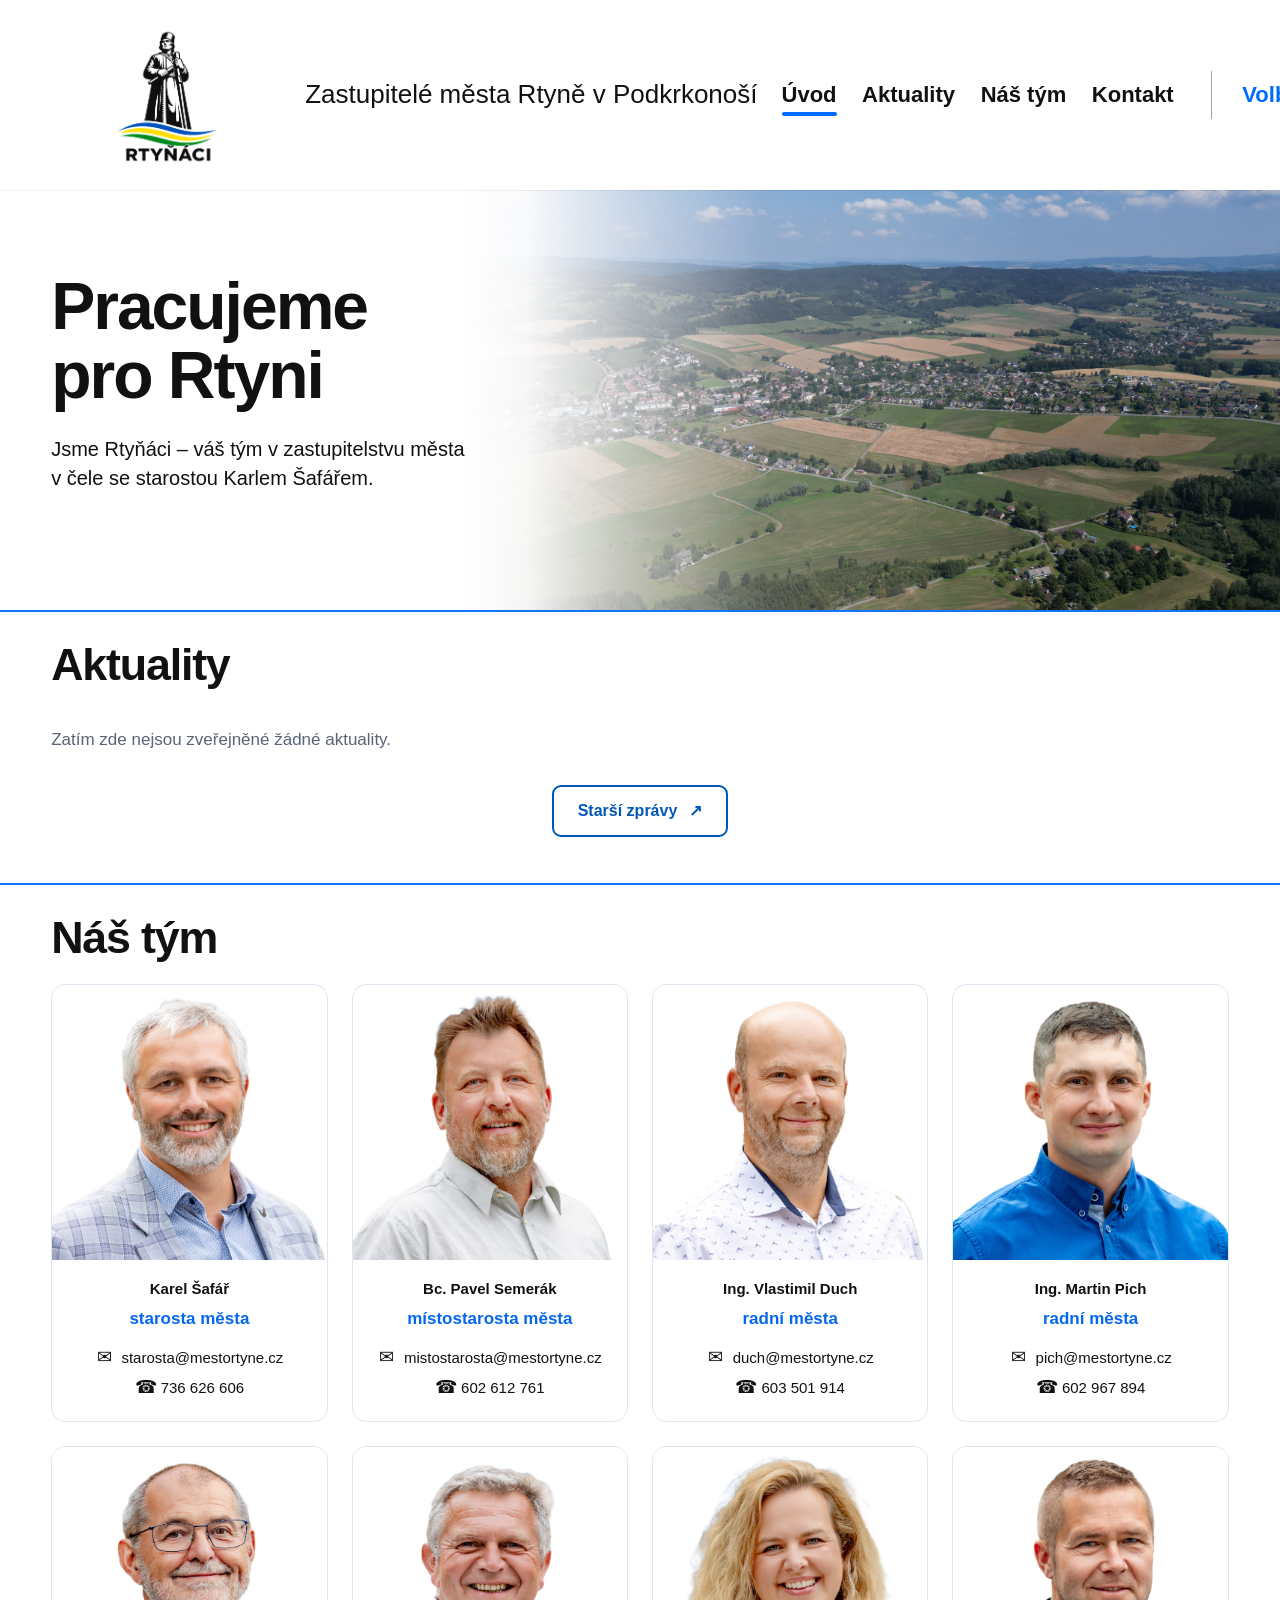
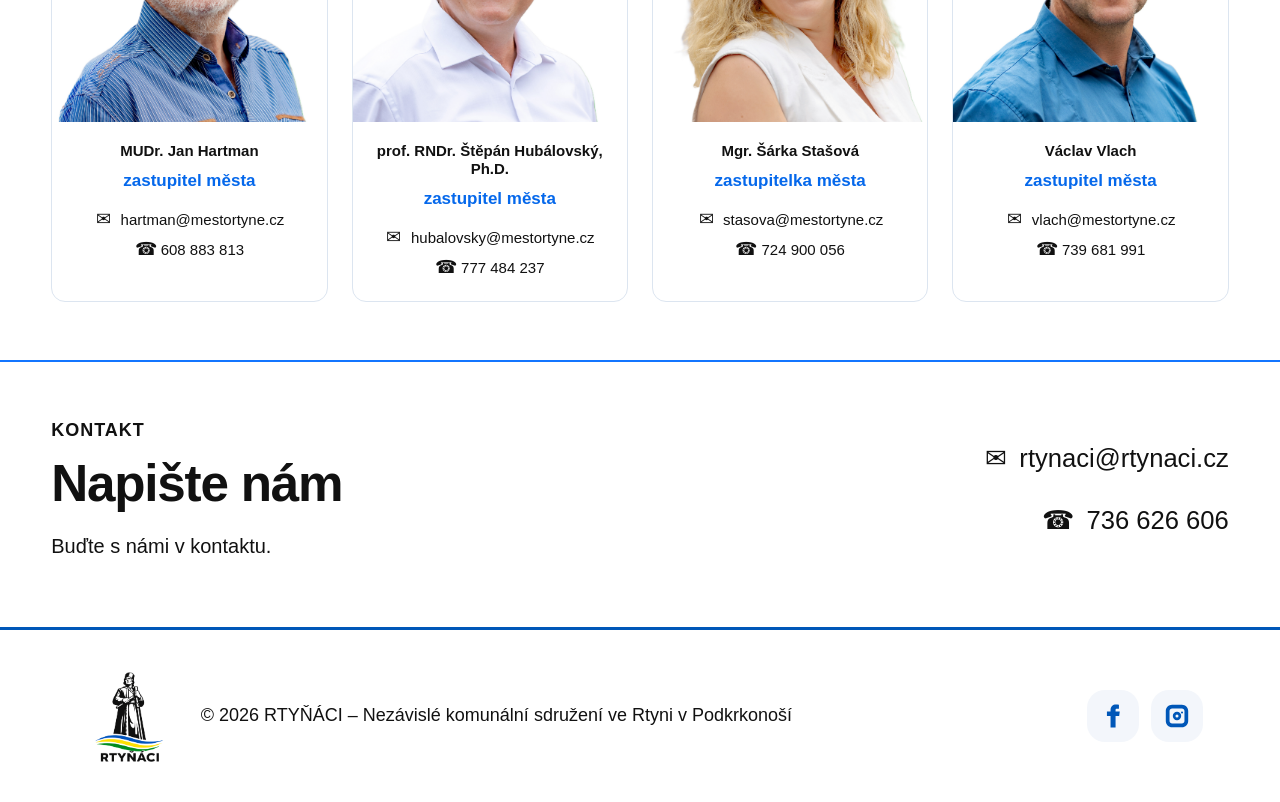
<file: index.html>
<!doctype html>
<html lang="cs">
<head>
  <meta charset="utf-8">
  <meta name="viewport" content="width=device-width, initial-scale=1">
  <meta name="description" content="Rtyňáci – informace o práci zastupitelů a dění ve Rtyni v Podkrkonoší.">
  <title>Rtyňáci | Pracujeme pro Rtyni</title>
  <link rel="stylesheet" href="novy-web.css">
</head>
<body>
<a class="skip" href="#obsah">Přejít na obsah</a>
<header class="header" id="uvod">
  <div class="header-inner wrap">
    <a class="identity" href="./" aria-label="Rtyňáci – úvodní stránka">
      <img src="assets/logo-rtynaci.png" alt="Rtyňáci" class="logo">
      <span class="identity-note">Zastupitelé města Rtyně v Podkrkonoší</span>
    </a>
    <button class="nav-toggle" type="button" aria-label="Otevřít nabídku" aria-expanded="false" aria-controls="main-nav">☰</button>
    <nav class="nav" id="main-nav" aria-label="Hlavní navigace">
      <a class="selected" href="#uvod">Úvod</a>
      <a href="#aktuality">Aktuality</a>
      <a href="#tym">Náš tým</a>
      <a href="#kontakt">Kontakt</a>
      <a class="elections" href="volby2026/">Volby 2026</a>
    </nav>
  </div>
</header>
<main id="obsah">
  <section class="hero" aria-labelledby="hero-title">
    <div class="hero-photo" aria-hidden="true"></div>
    <div class="wrap hero-inner">
      <div class="hero-copy">
        <h1 id="hero-title">Pracujeme<br>pro Rtyni</h1>
        <p>Jsme Rtyňáci – váš tým v zastupitelstvu města<br>v čele se starostou Karlem Šafářem.</p>
         </div>
    </div>
  </section>
  <section class="section wrap" id="aktuality" aria-labelledby="news-title">
    <h2 id="news-title">Aktuality</h2>
    <div class="news-list" id="home-news" aria-live="polite"></div>
    <div class="news-more"><a class="news-all-link" href="aktuality.html" target="_blank" rel="noopener noreferrer">Starší zprávy <span aria-hidden="true">↗</span></a></div>
  </section>
  <section class="section wrap team-section" id="tym" aria-labelledby="team-title">
    <h2 id="team-title">Náš tým</h2>
    <div class="team-grid">
      <article class="team-card">
        <img
          src="assets/tym/Safar.jpg"
          alt="Fotografie: Karel Šafář"
          loading="lazy"
          width="440"
          height="440"
        >
        <div class="team-card-body">
          <h3>Karel Šafář</h3>
          <p>starosta města</p>
          <div class="team-contact" aria-label="Kontakty">
            <a href="mailto:starosta@mestortyne.cz" aria-label="Napsat e-mail: starosta@mestortyne.cz">
              <span class="team-contact-symbol" aria-hidden="true">✉</span>
              starosta@mestortyne.cz
            </a>
            <a href="tel:+420736626606" aria-label="Zavolat: 736 626 606">
              <span class="team-contact-symbol" aria-hidden="true">☎</span>
              736 626 606
            </a>
          </div>
        </div>
      </article>
      <article class="team-card">
        <img
          src="assets/tym/Semerak.jpg"
          alt="Fotografie: Bc. Pavel Semerák"
          loading="lazy"
          width="440"
          height="440"
        >
        <div class="team-card-body">
          <h3>Bc. Pavel Semerák</h3>
          <p>místostarosta města</p>
          <div class="team-contact" aria-label="Kontakty">
            <a href="mailto:mistostarosta@mestortyne.cz" aria-label="Napsat e-mail: mistostarosta@mestortyne.cz">
              <span class="team-contact-symbol" aria-hidden="true">✉</span>
              mistostarosta@mestortyne.cz
            </a>
            <a href="tel:+420602612761" aria-label="Zavolat: 602 612 761">
              <span class="team-contact-symbol" aria-hidden="true">☎</span>
              602 612 761
            </a>
          </div>
        </div>
      </article>
      <article class="team-card">
        <img
          src="assets/tym/Duch.jpg"
          alt="Fotografie: Ing. Vlastimil Duch"
          loading="lazy"
          width="440"
          height="440"
        >
        <div class="team-card-body">
          <h3>Ing. Vlastimil Duch</h3>
          <p>radní města</p>
          <div class="team-contact" aria-label="Kontakty">
            <a href="mailto:duch@mestortyne.cz" aria-label="Napsat e-mail: duch@mestortyne.cz">
              <span class="team-contact-symbol" aria-hidden="true">✉</span>
              duch@mestortyne.cz
            </a>
            <a href="tel:+420603501914" aria-label="Zavolat: 603 501 914">
              <span class="team-contact-symbol" aria-hidden="true">☎</span>
              603 501 914
            </a>
          </div>
        </div>
      </article>
      <article class="team-card">
        <img
          src="assets/tym/Pich.jpg"
          alt="Fotografie: Ing. Martin Pich"
          loading="lazy"
          width="440"
          height="440"
        >
        <div class="team-card-body">
          <h3>Ing. Martin Pich</h3>
          <p>radní města</p>
          <div class="team-contact" aria-label="Kontakty">
            <a href="mailto:pich@mestortyne.cz" aria-label="Napsat e-mail: pich@mestortyne.cz">
              <span class="team-contact-symbol" aria-hidden="true">✉</span>
              pich@mestortyne.cz
            </a>
            <a href="tel:+420602967894" aria-label="Zavolat: 602 967 894">
              <span class="team-contact-symbol" aria-hidden="true">☎</span>
              602 967 894
            </a>
          </div>
        </div>
      </article>
      <article class="team-card">
        <img
          src="assets/tym/Hartman.jpg"
          alt="Fotografie: MUDr. Jan Hartman"
          loading="lazy"
          width="440"
          height="440"
        >
        <div class="team-card-body">
          <h3>MUDr. Jan Hartman</h3>
          <p>zastupitel města</p>
          <div class="team-contact" aria-label="Kontakty">
            <a href="mailto:hartman@mestortyne.cz" aria-label="Napsat e-mail: hartman@mestortyne.cz">
              <span class="team-contact-symbol" aria-hidden="true">✉</span>
              hartman@mestortyne.cz
            </a>
            <a href="tel:+420608883813" aria-label="Zavolat: 608 883 813">
              <span class="team-contact-symbol" aria-hidden="true">☎</span>
              608 883 813
            </a>
          </div>
        </div>
      </article>
     
      <article class="team-card">
        <img
          src="assets/tym/Hubalovsky.jpg"
          alt="Fotografie: prof. RNDr. Štěpán Hubálovský, Ph.D."
          loading="lazy"
          width="440"
          height="440"
        >
        <div class="team-card-body">
          <h3>prof. RNDr. Štěpán Hubálovský, Ph.D.</h3>
          <p>zastupitel města</p>
          <div class="team-contact" aria-label="Kontakty">
            <a href="mailto:hubalovsky@mestortyne.cz" aria-label="Napsat e-mail: hubalovsky@mestortyne.cz">
              <span class="team-contact-symbol" aria-hidden="true">✉</span>
              hubalovsky@mestortyne.cz
            </a>
            <a href="tel:+420777484237" aria-label="Zavolat: 777 484 237">
              <span class="team-contact-symbol" aria-hidden="true">☎</span>
              777 484 237
            </a>
          </div>
        </div>
      </article>
      <article class="team-card">
        <img
          src="assets/tym/Stasova.jpg"
          alt="Fotografie: Mgr. Šárka Stašová"
          loading="lazy"
          width="440"
          height="440"
        >
        <div class="team-card-body">
          <h3>Mgr. Šárka Stašová</h3>
          <p>zastupitelka města</p>
          <div class="team-contact" aria-label="Kontakty">
            <a href="mailto:stasova@mestortyne.cz" aria-label="Napsat e-mail: stasova@mestortyne.cz">
              <span class="team-contact-symbol" aria-hidden="true">✉</span>
              stasova@mestortyne.cz
            </a>
            <a href="tel:+420724900056" aria-label="Zavolat: 724 900 056">
              <span class="team-contact-symbol" aria-hidden="true">☎</span>
              724 900 056
            </a>
          </div>
        </div>
      </article>
       <article class="team-card">
        <img
          src="assets/tym/Vlach.jpg"
          alt="Fotografie: Václav Vlach"
          loading="lazy"
          width="440"
          height="440"
        >
        <div class="team-card-body">
          <h3>Václav Vlach</h3>
          <p>zastupitel města</p>
          <div class="team-contact" aria-label="Kontakty">
            <a href="mailto:vlach@mestortyne.cz" aria-label="Napsat e-mail: vlach@mestortyne.cz">
              <span class="team-contact-symbol" aria-hidden="true">✉</span>
              vlach@mestortyne.cz
            </a>
            <a href="tel:+420739681991" aria-label="Zavolat: 739 681 991">
              <span class="team-contact-symbol" aria-hidden="true">☎</span>
              739 681 991
            </a>
          </div>
        </div>
      </article>
    </div>
  </section>
  <section class="section wrap contact-section" id="kontakt">
    <div class="contact-inner">
      <div class="contact-text">
        <p class="contact-label">Kontakt</p>
        <h2>Napište nám</h2>
        <p>Buďte s námi v kontaktu.</p>
      </div>
      <div class="contact-details">
        <a href="mailto:rtynaci@rtynaci.cz"><span aria-hidden="true">✉</span> rtynaci@rtynaci.cz</a>
        <a href="tel:+420736626606"><span aria-hidden="true">☎</span> 736 626 606</a>
      </div>
    </div>
  </section>
</main>

<footer class="footer">
  <div class="wrap footer-inner">

    <!-- Logo -->
    <a href="./" class="footer-brand">
      <img
        src="assets/logo-rtynaci.png"
        alt="Rtyňáci"
      >
    </a>

    <!-- Text -->
    <p class="footer-text">
      © 2026 RTYŇÁCI – Nezávislé komunální
      sdružení ve Rtyni v Podkrkonoší
    </p>

    <!-- Sociální sítě – skutečné odkazy z původního webu -->
    <div class="footer-socials" aria-label="Sociální sítě Rtyňáci">
      <a
        class="social-link"
        href="https://www.facebook.com/profile.php?id=61572109281698"
        target="_blank"
        rel="noopener noreferrer"
        aria-label="Rtyňáci na Facebooku"
      >
        <svg viewBox="0 0 24 24" aria-hidden="true" focusable="false"><path d="M14.2 8.2V6.8c0-.7.2-1.1 1.2-1.1h1.7V2.4c-.8-.1-1.7-.2-2.5-.2-2.8 0-4.7 1.7-4.7 4.8v1.2H6.8v3.7h3.1v9.9h4.3v-9.9h3.1l.5-3.7h-3.6z"/></svg>
      </a>
      <a
        class="social-link"
        href="https://www.instagram.com/rtynaci?utm_source=qr"
        target="_blank"
        rel="noopener noreferrer"
        aria-label="Rtyňáci na Instagramu"
      >
        <svg viewBox="0 0 24 24" aria-hidden="true" focusable="false"><path d="M7.8 2.4h8.4c3 0 5.4 2.4 5.4 5.4v8.4c0 3-2.4 5.4-5.4 5.4H7.8c-3 0-5.4-2.4-5.4-5.4V7.8c0-3 2.4-5.4 5.4-5.4zm0 3.2c-1.2 0-2.2 1-2.2 2.2v8.4c0 1.2 1 2.2 2.2 2.2h8.4c1.2 0 2.2-1 2.2-2.2V7.8c0-1.2-1-2.2-2.2-2.2H7.8zm4.2 2.8a3.6 3.6 0 1 1 0 7.2 3.6 3.6 0 0 1 0-7.2zm0 2.3a1.3 1.3 0 1 0 0 2.6 1.3 1.3 0 0 0 0-2.6zm4.3-2.6a.9.9 0 1 1 0 1.8.9.9 0 0 1 0-1.8z"/></svg>
      </a>
    </div>

  </div>
</footer>

<div class="article-modal" id="article-modal" hidden>
  <div class="article-modal-backdrop" data-close-article></div>
  <div class="article-modal-panel" role="dialog" aria-modal="true" aria-labelledby="article-modal-title" tabindex="-1">
    <button class="article-modal-close" type="button" aria-label="Zavřít článek" data-close-article>×</button>
    <div id="article-modal-content"></div>
  </div>
</div>
<script src="aktuality-data.js" defer></script>
<script src="aktuality.js" defer></script>
<script src="novy-web.js" defer></script>
</body></html>
</file>
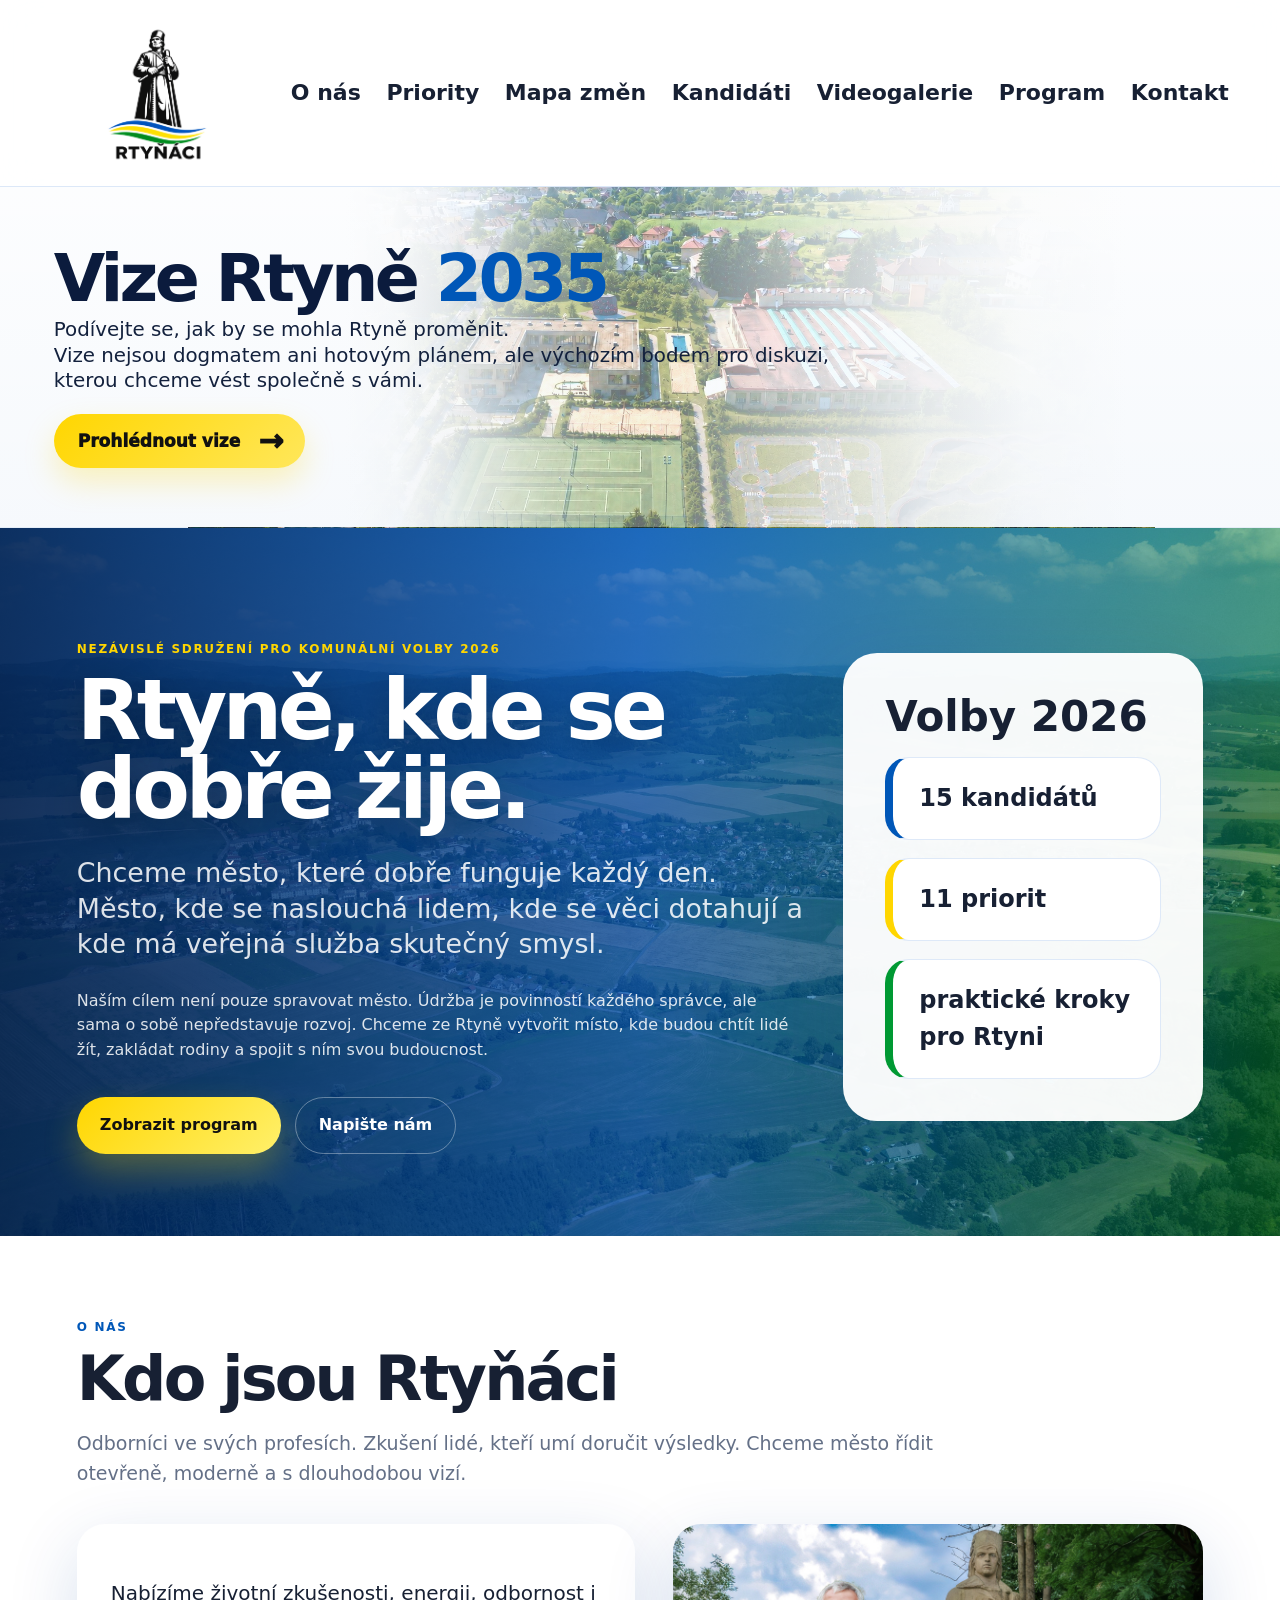
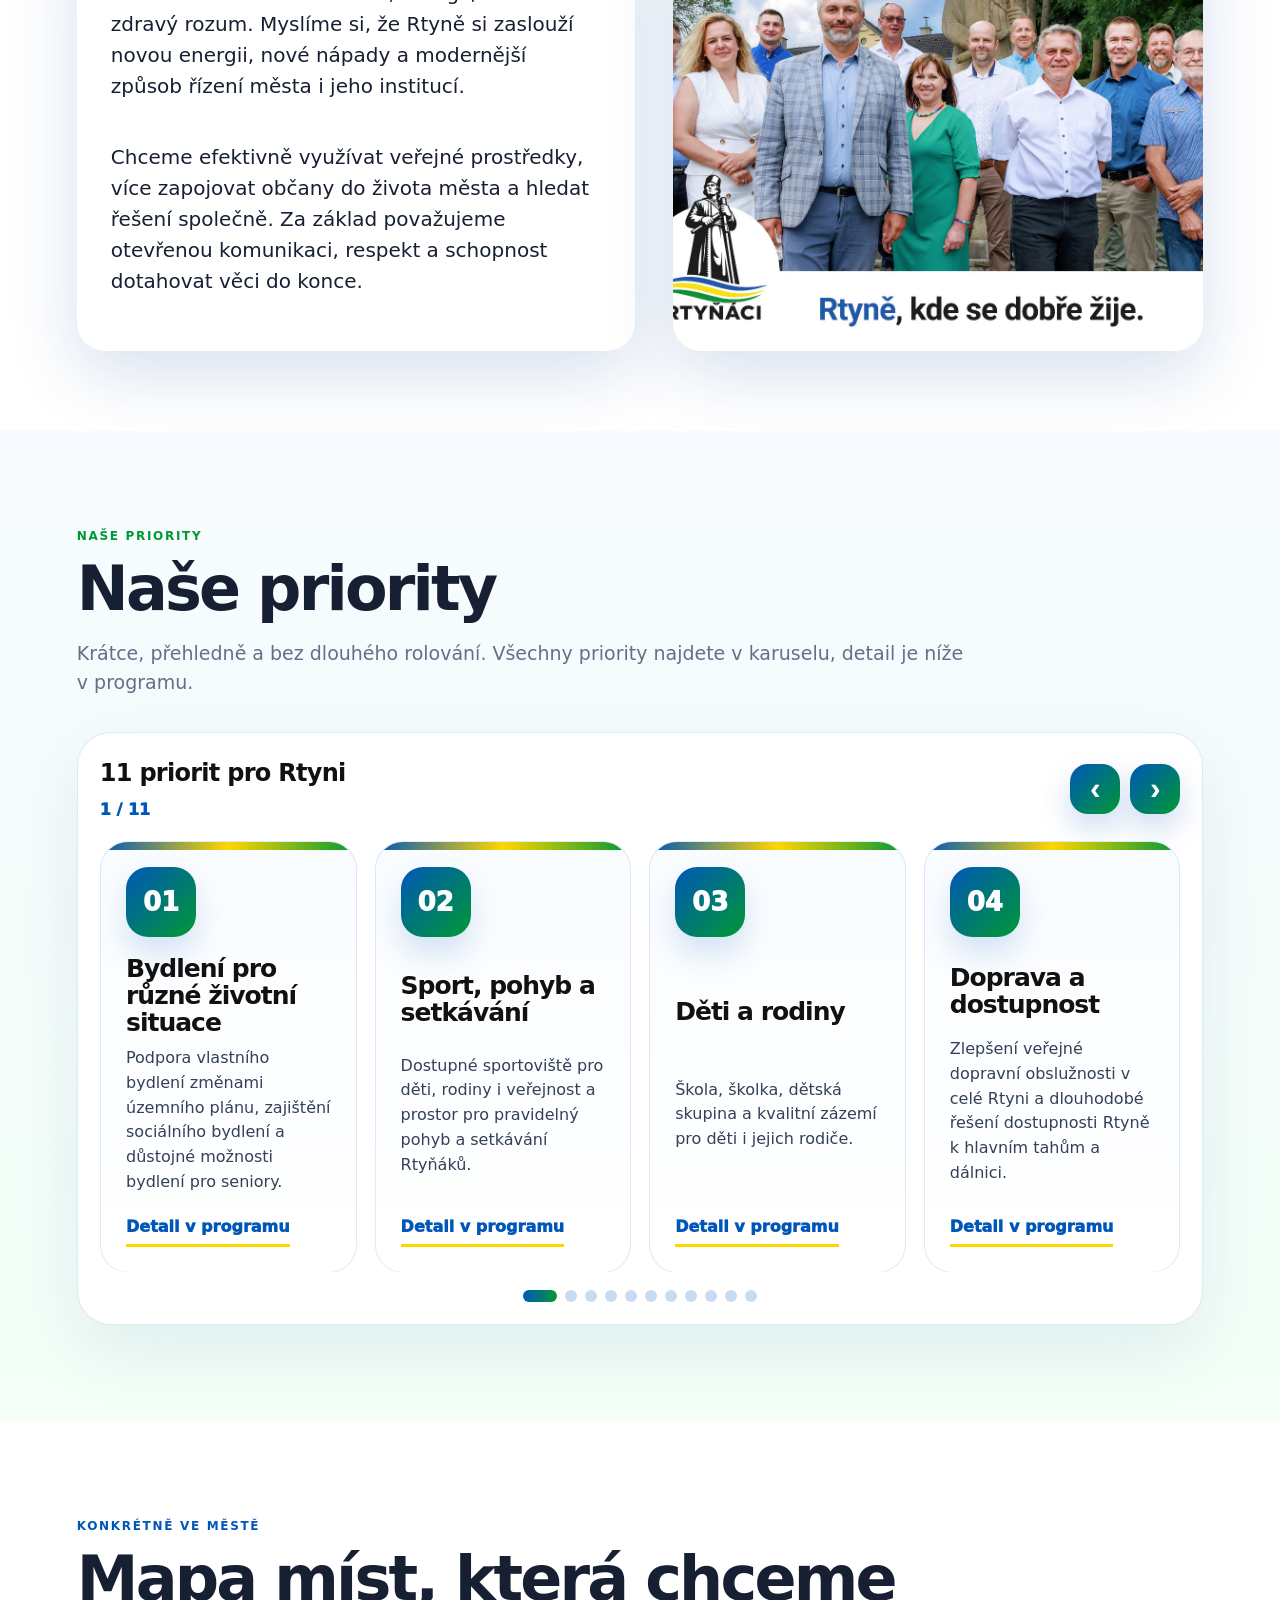
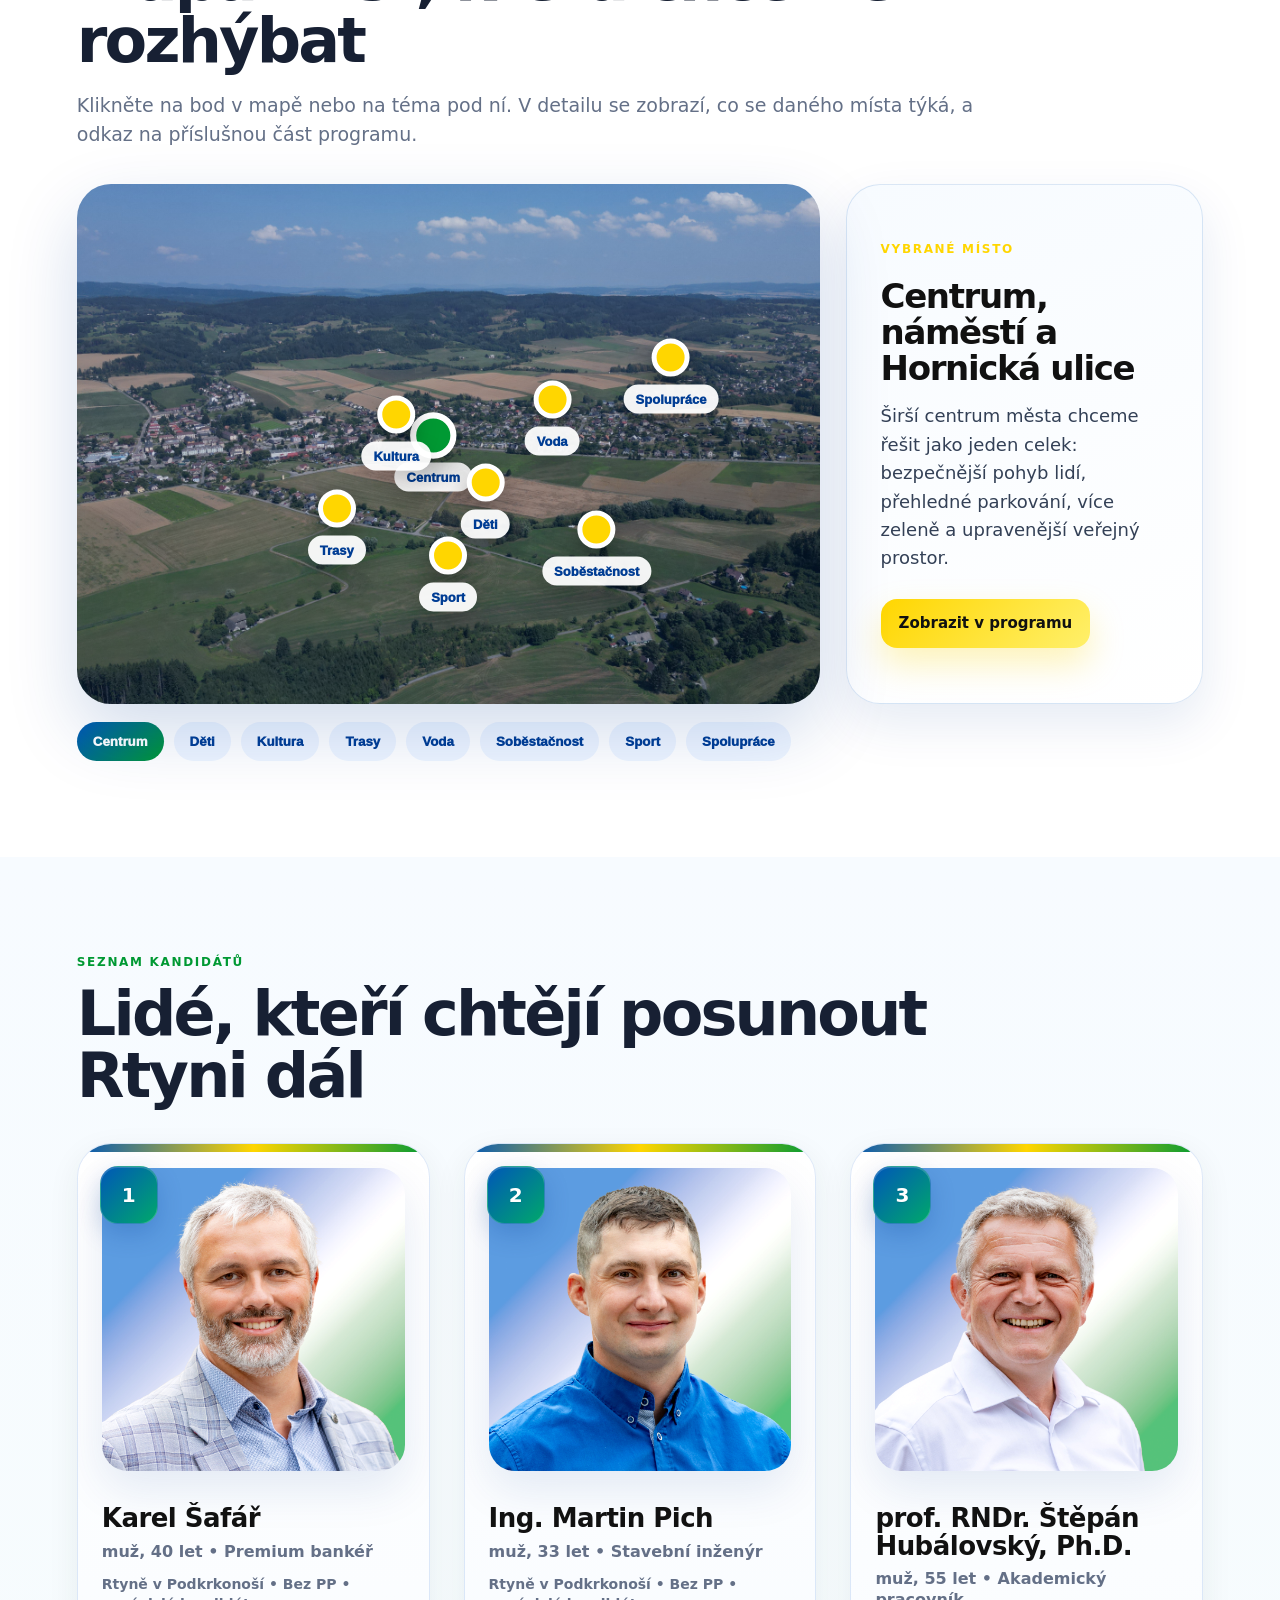
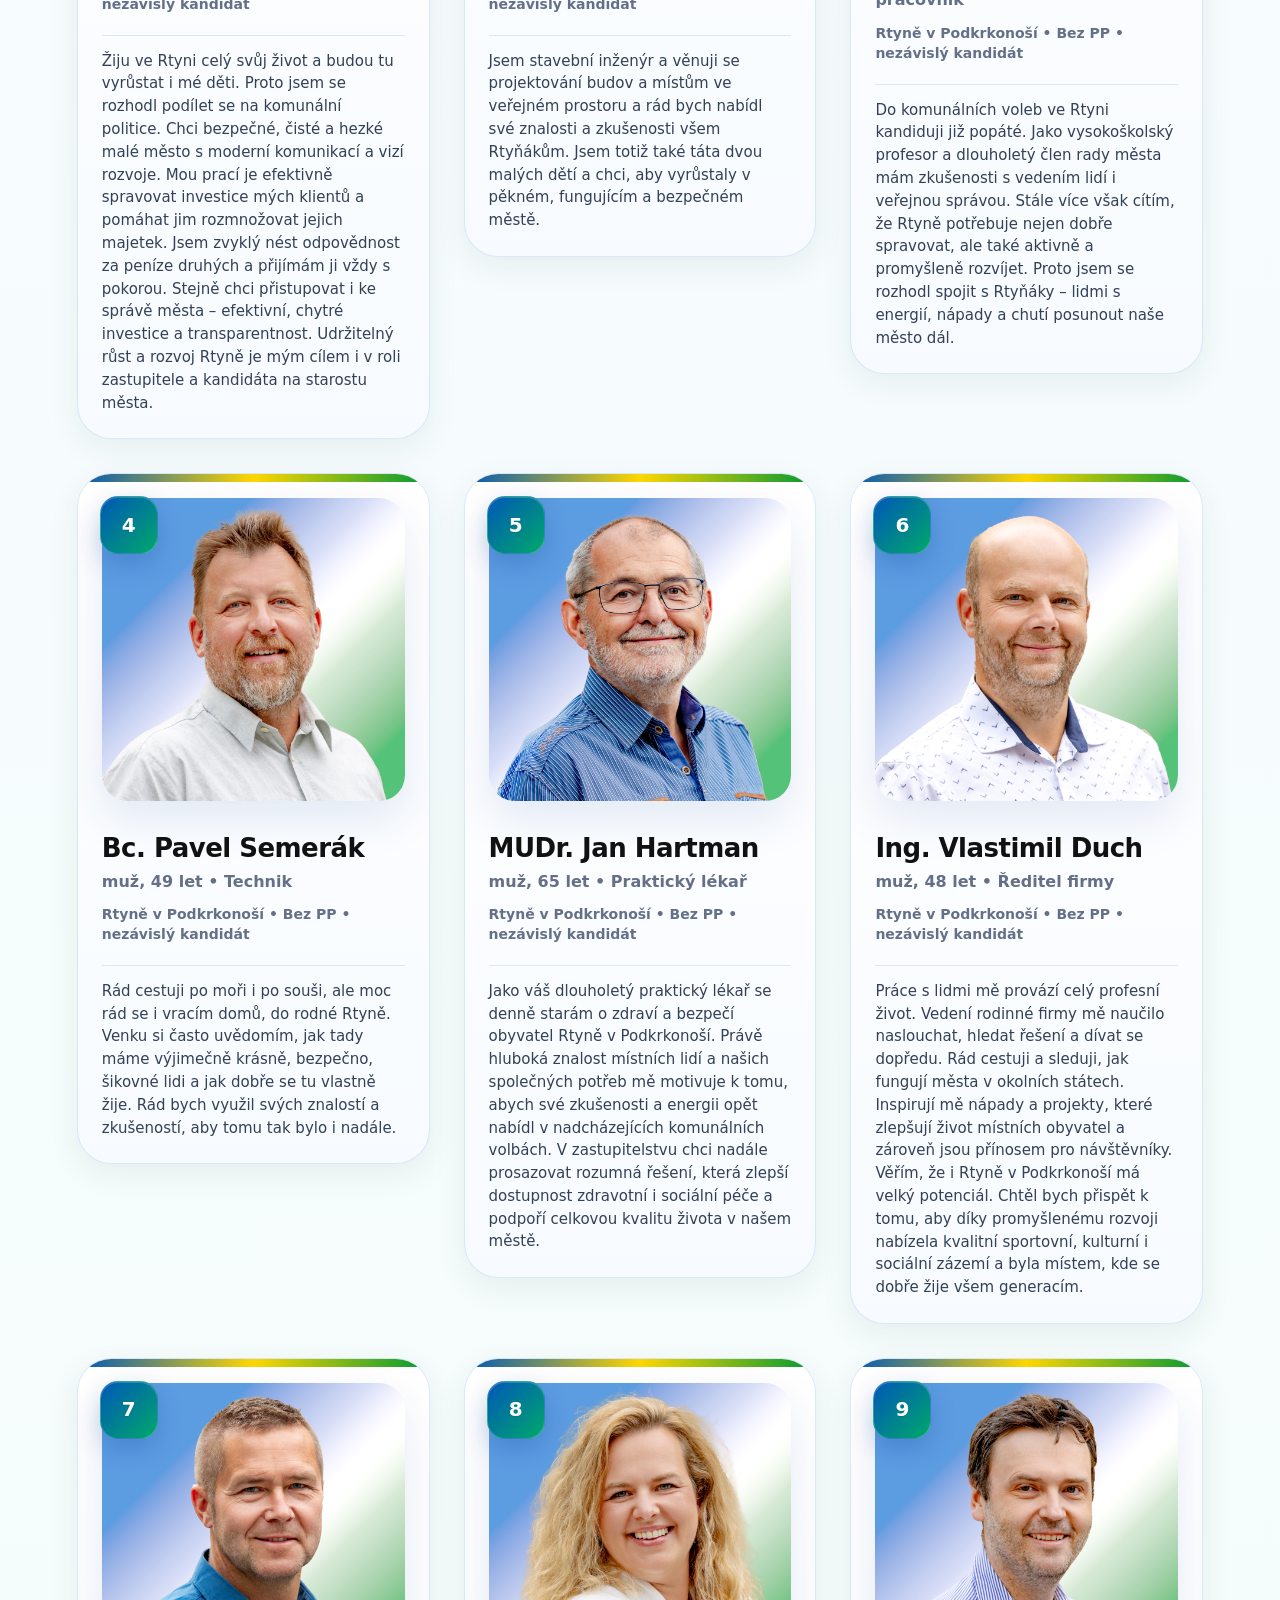
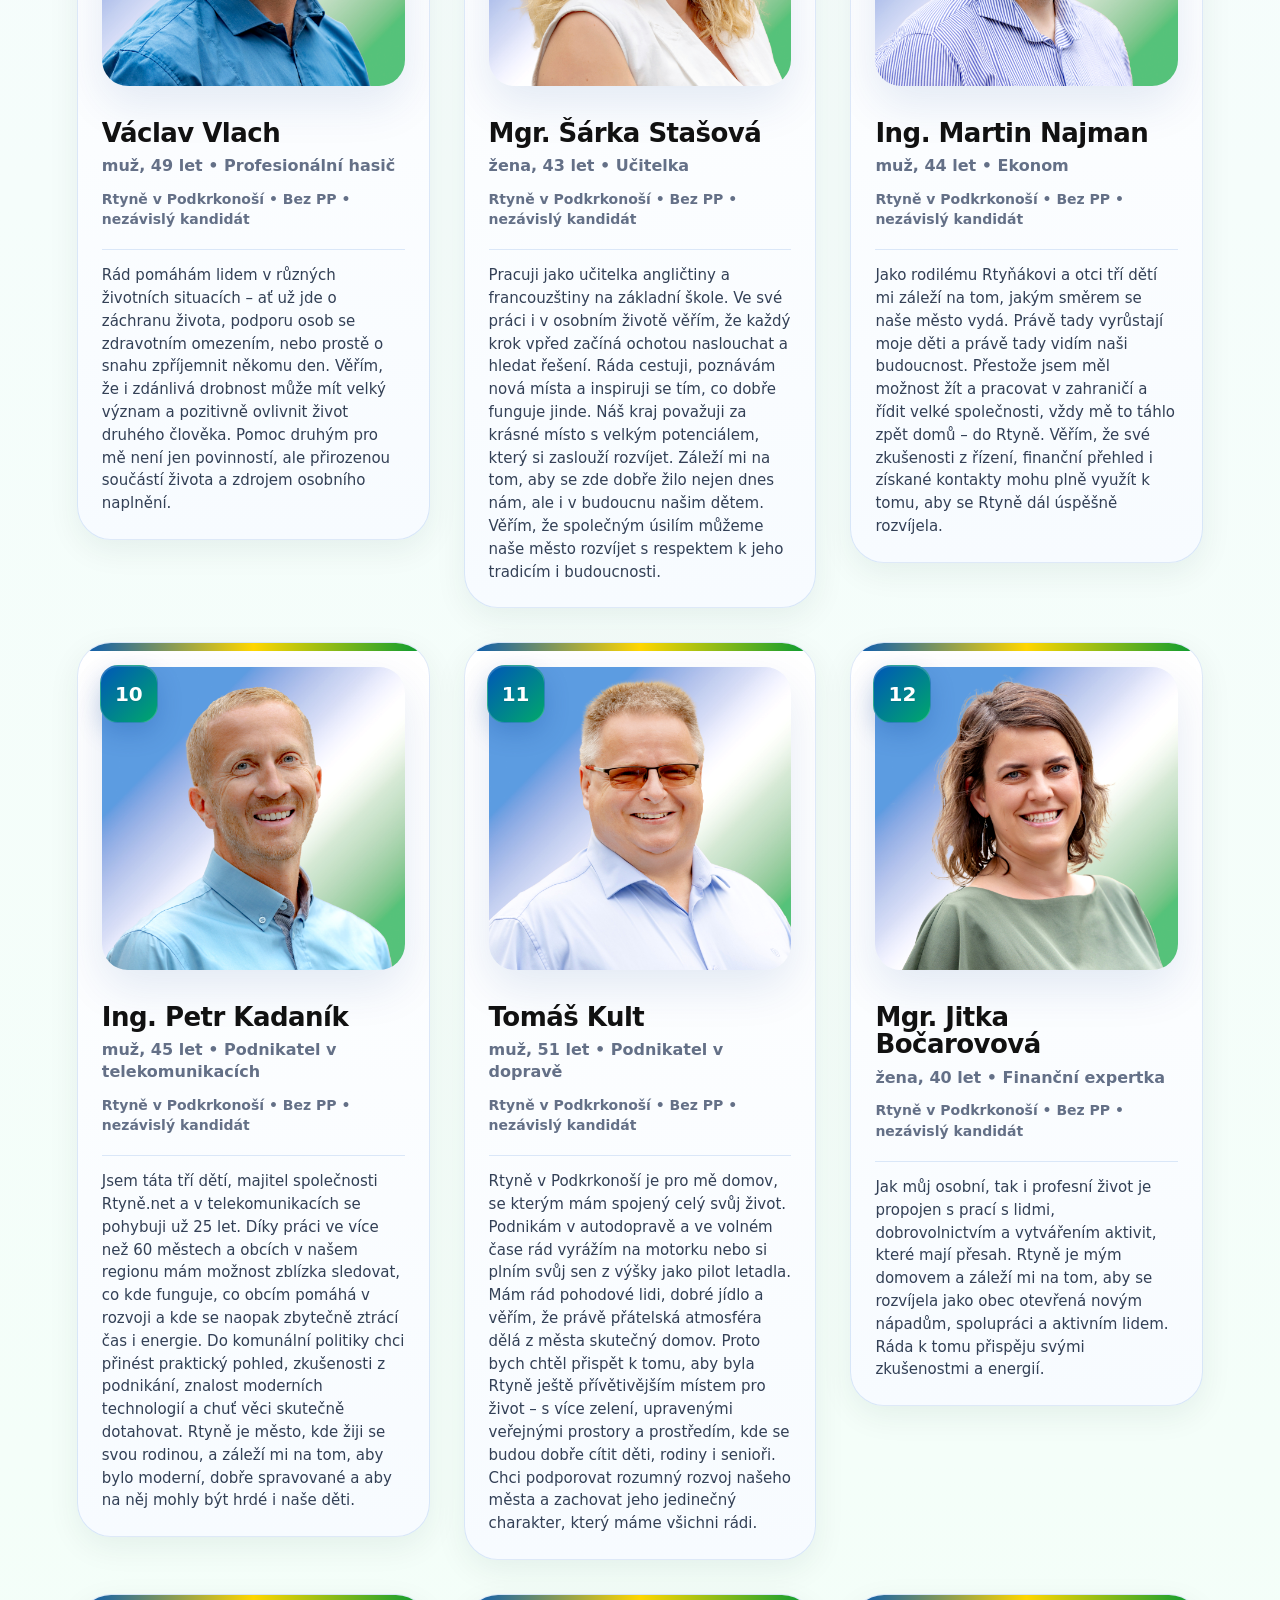
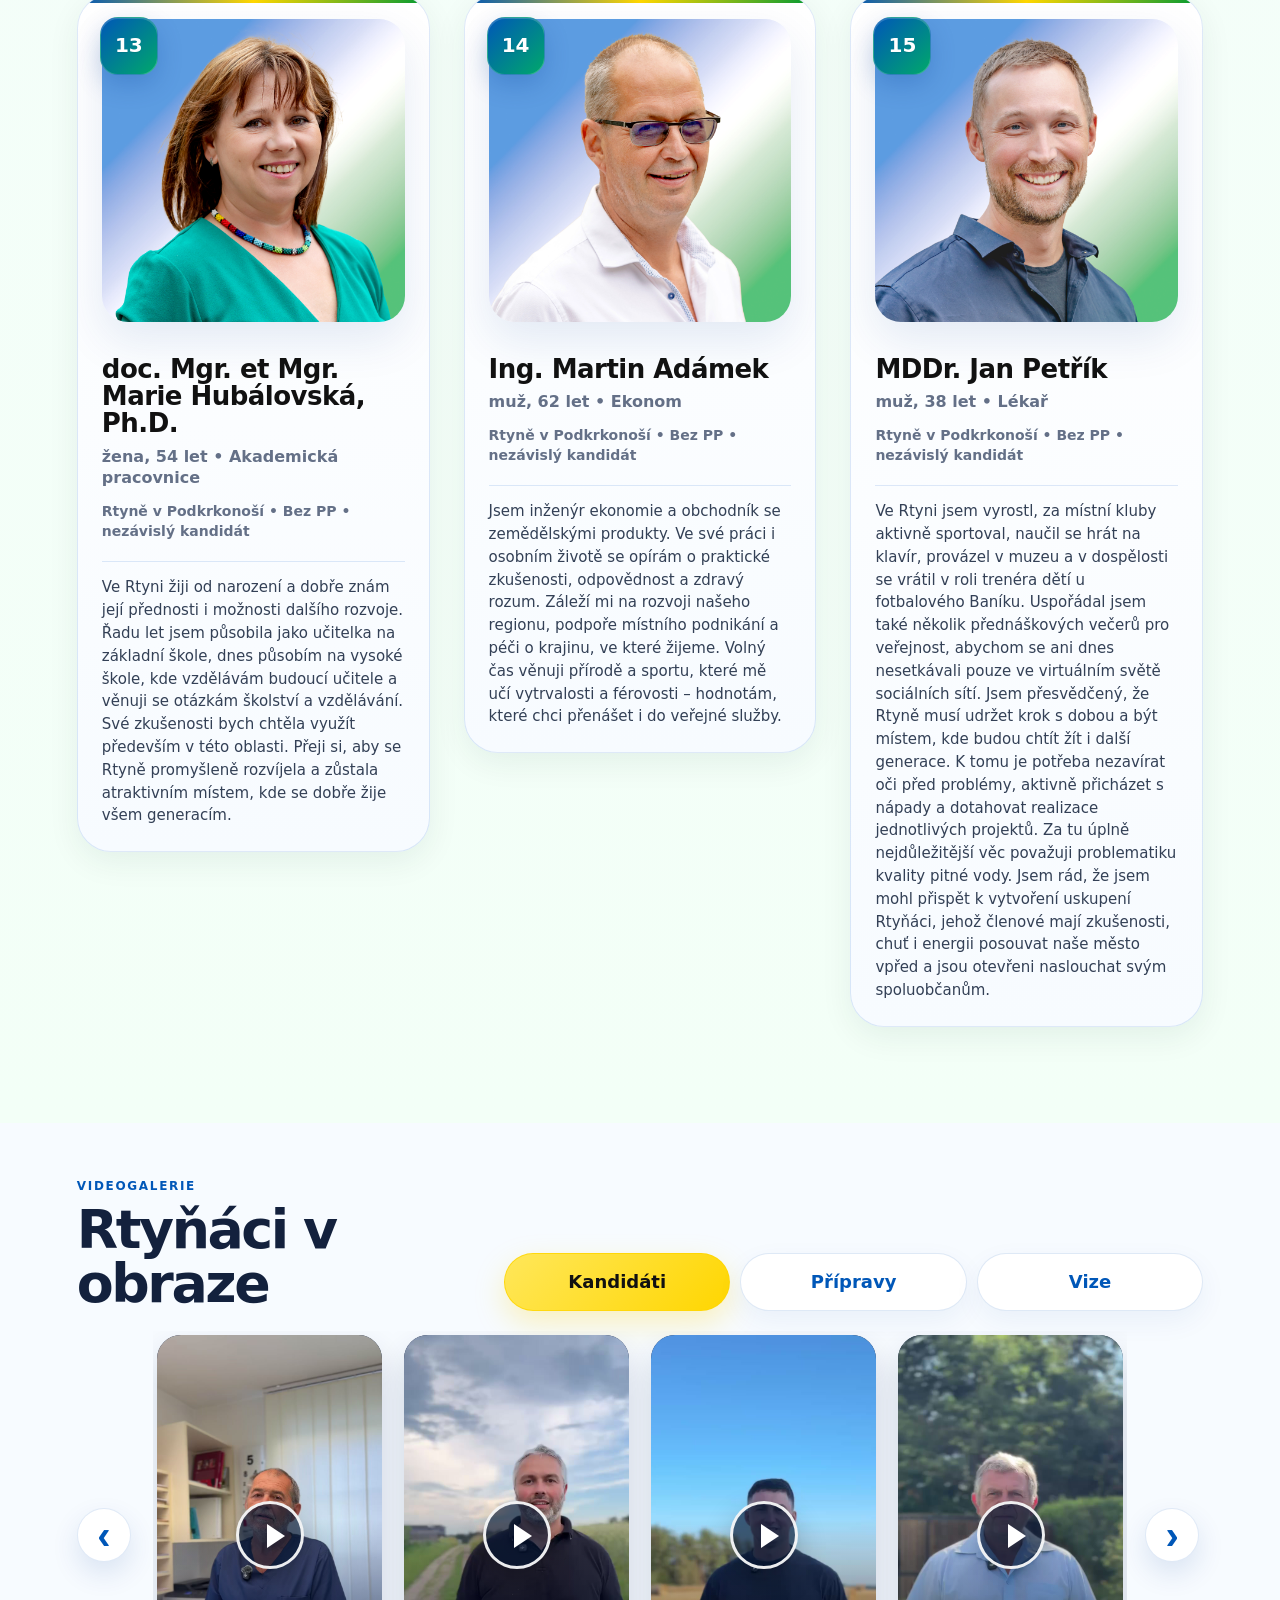
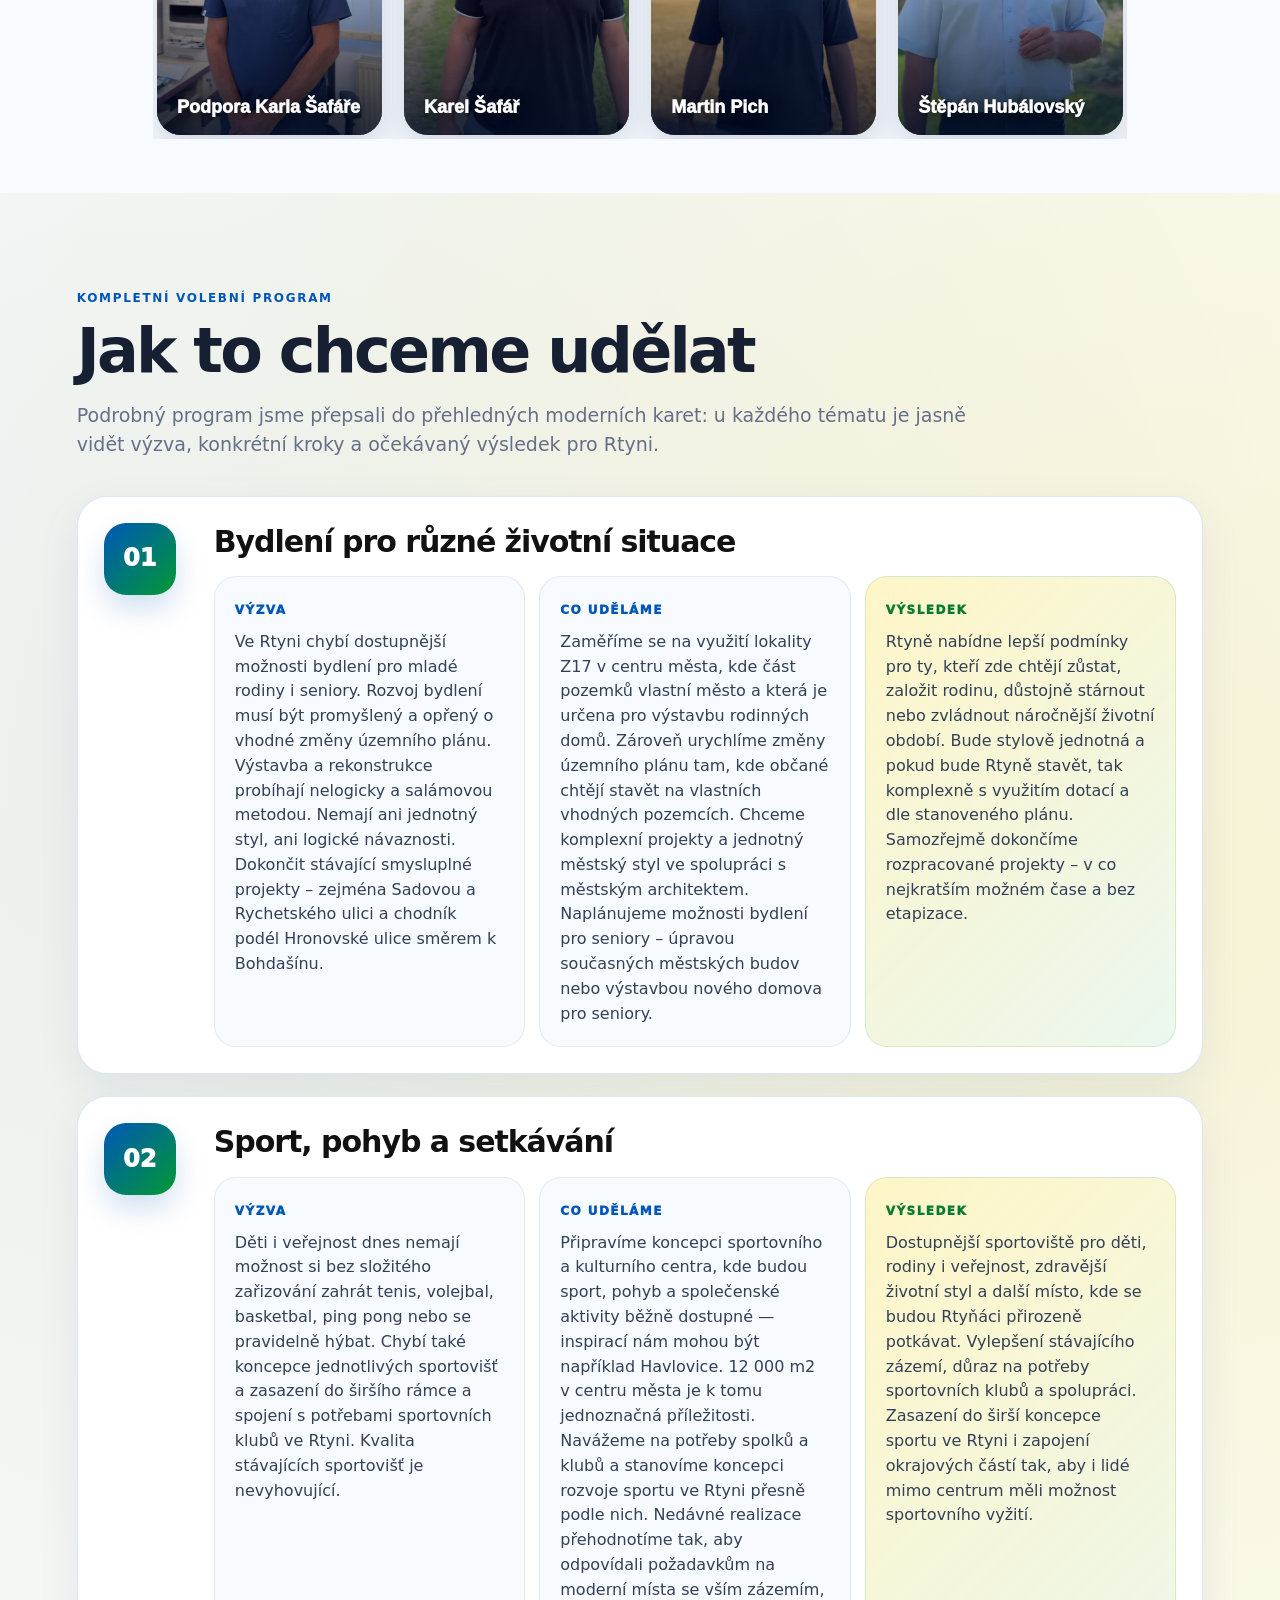
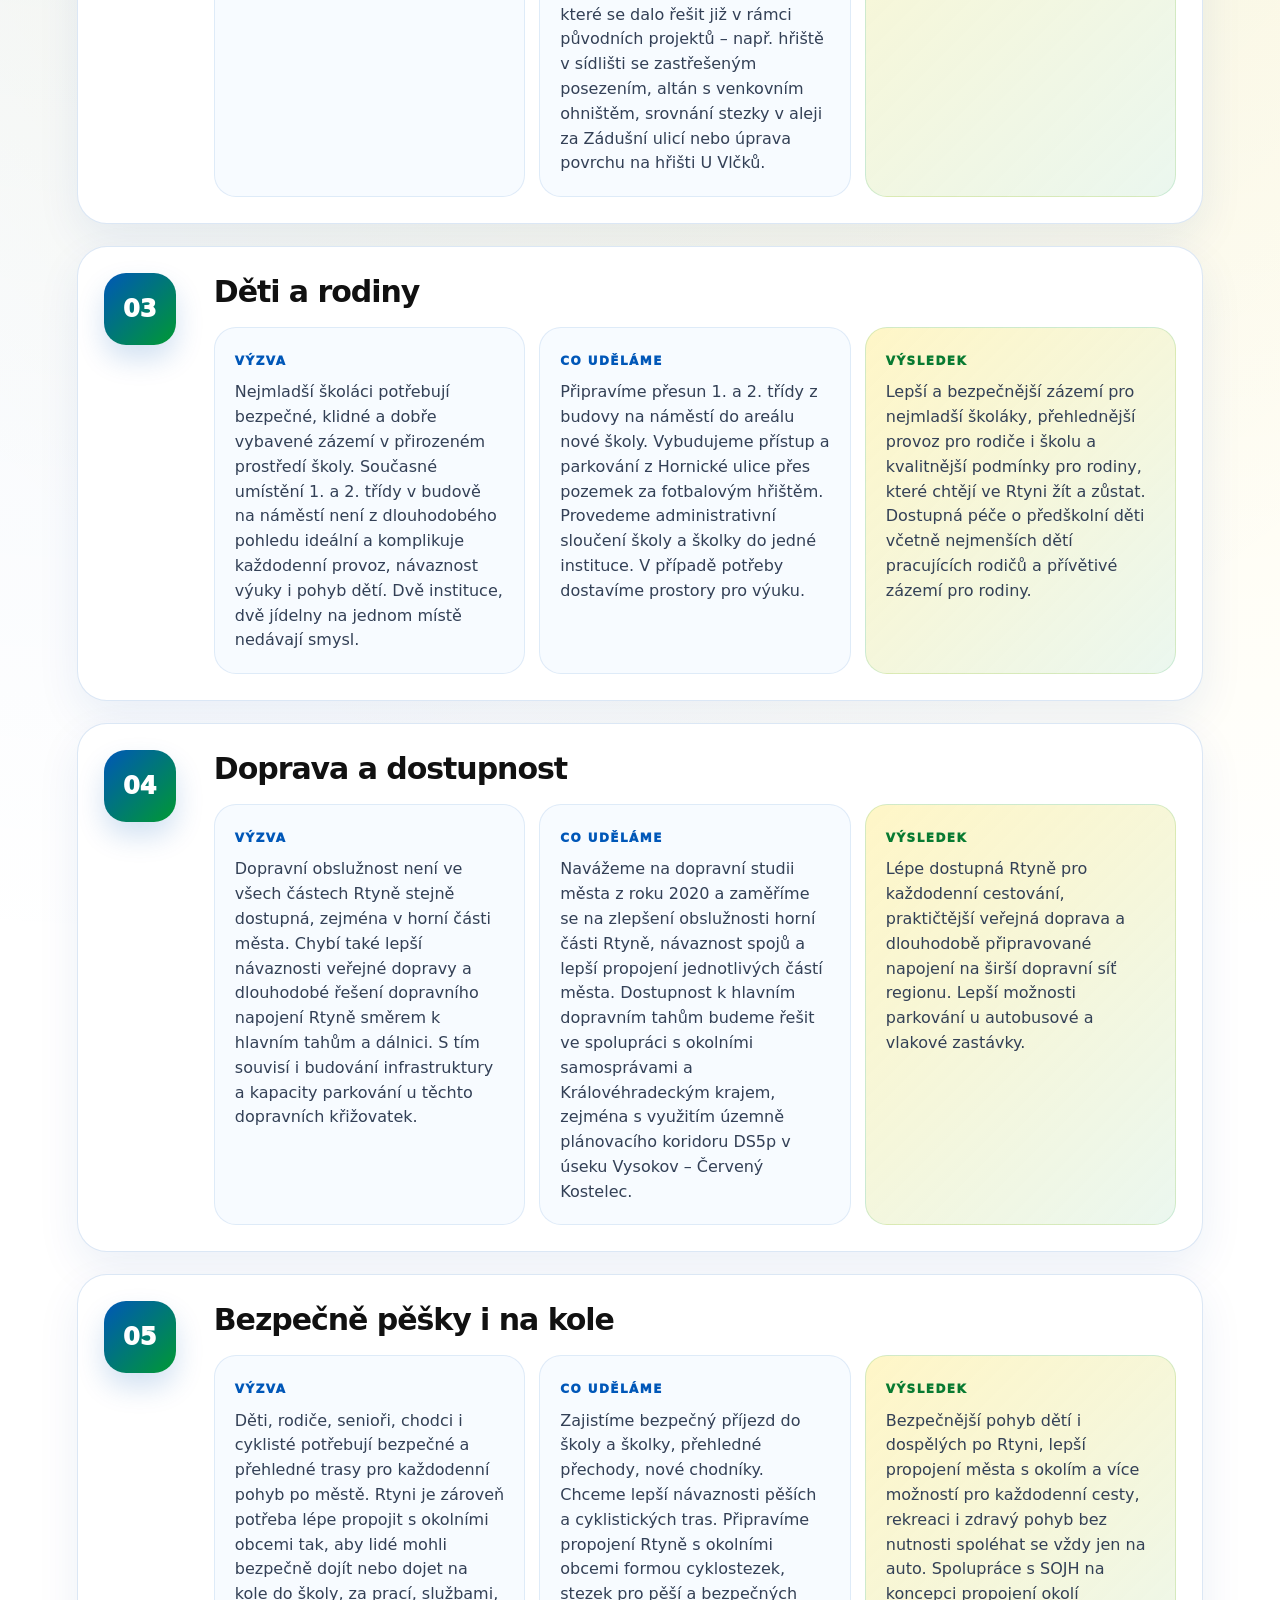
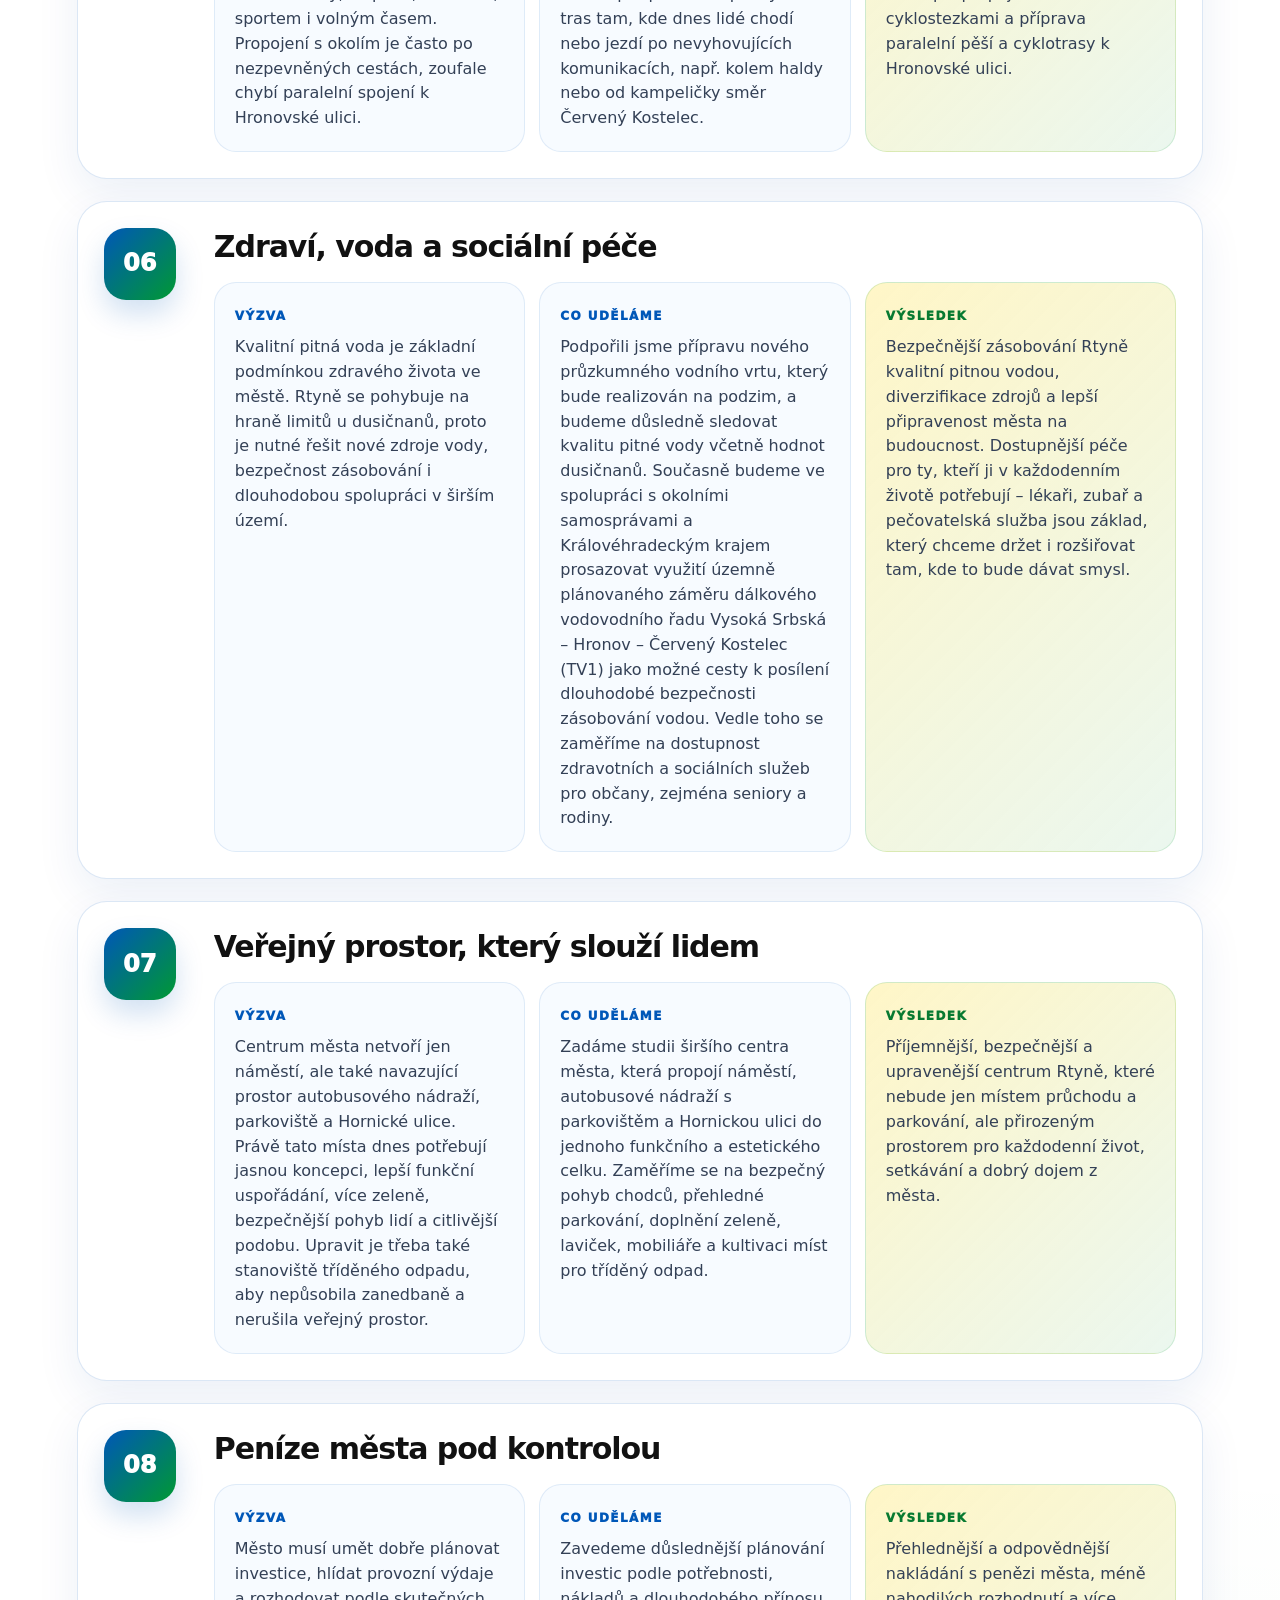
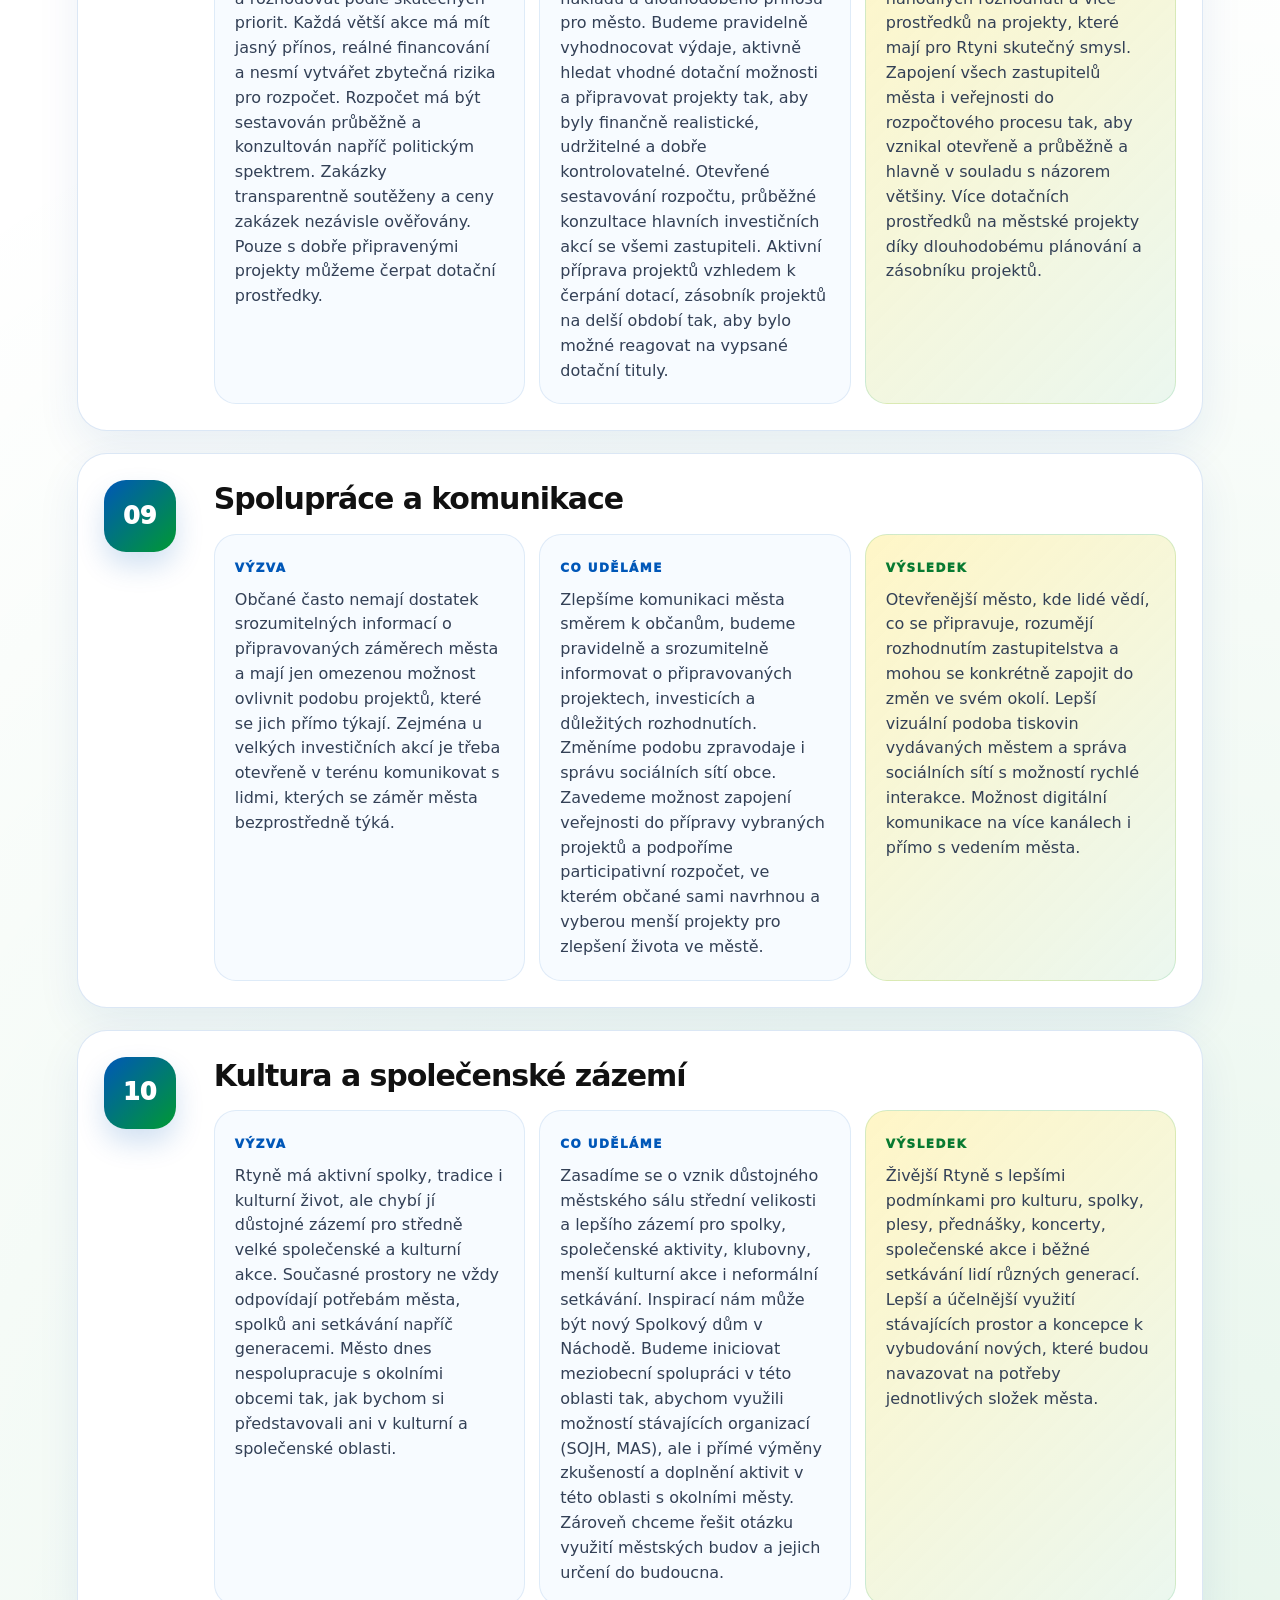
<file: volby2026/index.html>
<!doctype html>
<html lang="cs">
<head>
  <meta charset="utf-8" />
  <meta name="viewport" content="width=device-width, initial-scale=1" />
  <meta http-equiv="Cache-Control" content="no-cache, no-store, must-revalidate" />
  <meta http-equiv="Pragma" content="no-cache" />
  <meta http-equiv="Expires" content="0" />
  <title>Rtyňáci – komunální volby 2026</title>
  <meta name="description" content="Rtyňáci – nezávislé sdružení pro komunální volby 2026 ve Rtyni v Podkrkonoší." />
  <link rel="stylesheet" href="style.css?v=20260914-vize2035-v45" />
</head>
<body>

  <header class="site-header">
    <a class="brand" href="#top" aria-label="Rtyňáci – úvod">
      <img src="../assets/logo-rtynaci.png?v=20260804-0515" alt="Rtyňáci" />
    </a>
    <button class="menu-toggle" aria-label="Menu">☰</button>
    <nav>
      <a href="#onas">O nás</a>
      <a href="#priority">Priority</a>
      <a href="#mapa">Mapa změn</a>
      <a href="#kandidati">Kandidáti</a>
      <a href="#videogalerie">Videogalerie</a>
      <a href="#program">Program</a>
      <a href="#kontakt">Kontakt</a>
    </nav>
  </header>

  <main id="top">
    <section class="vision-teaser" id="visionTeaser" hidden aria-labelledby="visionTeaserTitle">
      <div class="vision-teaser-inner">
        <div class="vision-teaser-content">
                    <h2 id="visionTeaserTitle">Vize Rtyně <span>2035</span></h2>
          <p>Podívejte se, jak by se mohla Rtyně proměnit. <br>
          Vize nejsou dogmatem ani hotovým plánem, ale výchozím bodem pro diskuzi, kterou chceme vést společně s vámi.
          </p>
          <a class="vision-teaser-btn" href="https://www.rtynaci.cz/vizertyne2035">
            Prohlédnout vize <span aria-hidden="true">→</span>
          </a>
        </div>
      </div>
    </section>

    <section class="hero">
      <div class="hero-bg"></div>
      <div class="hero-content">
        <p class="eyebrow">Nezávislé sdružení pro komunální volby 2026</p>
        <h1>Rtyně, kde se dobře žije.</h1>
        <p class="lead">Chceme město, které dobře funguje každý den. Město, kde se naslouchá lidem, kde se věci dotahují a kde má veřejná služba skutečný smysl.</p>
        <p>Naším cílem není pouze spravovat město. Údržba je povinností každého správce, ale sama o sobě nepředstavuje rozvoj. Chceme ze Rtyně vytvořit místo, kde budou chtít lidé žít, zakládat rodiny a spojit s ním svou budoucnost.</p>
        <div class="hero-actions">
          <a class="btn primary" href="#program">Zobrazit program</a>
          <a class="btn ghost" href="#kontakt">Napište nám</a>
        </div>
      </div>
      <aside class="hero-card">
        <strong>Volby 2026</strong>
        <a class="hero-stat hero-stat-candidates" href="#kandidati">15 kandidátů</a>
        <a class="hero-stat hero-stat-priorities" href="#priority">11 priorit</a>
        <a class="hero-stat hero-stat-program" href="#program">praktické kroky pro Rtyni</a>
      </aside>
    </section>

    <section id="onas" class="section about-section">
      <div class="section-head about-head">
        <p class="eyebrow">O nás</p>
        <h2>Kdo jsou Rtyňáci</h2>
        <p>Odborníci ve svých profesích. Zkušení lidé, kteří umí doručit výsledky. Chceme město řídit otevřeně, moderně a s dlouhodobou vizí.</p>
      </div>
      <div class="about-layout about-layout-wide">
        <div class="text-card about-card">
          <p>Nabízíme životní zkušenosti, energii, odbornost i zdravý rozum. Myslíme si, že Rtyně si zaslouží novou energii, nové nápady a modernější způsob řízení města i jeho institucí.</p>
          <p>Chceme efektivně využívat veřejné prostředky, více zapojovat občany do života města a hledat řešení společně. Za základ považujeme otevřenou komunikaci, respekt a schopnost dotahovat věci do konce.</p>
        </div>
        <div class="about-photo-card">
          <img src="../assets/rtynaci-spolecna.jpg?v=20260804-0515" alt="Společná fotka kandidátů Rtyňáci" />
        </div>
      </div>
    </section>

    <section id="priority" class="section tint priority-section">
      <div class="section-head compact-head">
        <p class="eyebrow">Naše priority</p>
        <h2>Naše priority</h2>
        <p>Krátce, přehledně a bez dlouhého rolování. Všechny priority najdete v karuselu, detail je níže v programu.</p>
      </div>
      <div class="priority-carousel" aria-label="Karusel priorit">
        <div class="carousel-topline">
          <div>
            <strong>11 priorit pro Rtyni</strong>
            <span id="priorityCounter">1 / 11</span>
          </div>
          <div class="carousel-controls">
            <button class="carousel-btn" type="button" id="priorityPrev" aria-label="Předchozí priorita">‹</button>
            <button class="carousel-btn" type="button" id="priorityNext" aria-label="Další priorita">›</button>
          </div>
        </div>
        <div class="priority-viewport">
          <div class="priority-track" id="priorityTrack">
        <article class="priority-slide" data-priority-card>
          <span class="priority-number">01</span>
          <h3>Bydlení pro různé životní situace</h3>
          <p>Podpora vlastního bydlení změnami územního plánu, zajištění sociálního bydlení a důstojné možnosti bydlení pro seniory.</p>
          <a href="#program-01">Detail v programu</a>
        </article>
        <article class="priority-slide" data-priority-card>
          <span class="priority-number">02</span>
          <h3>Sport, pohyb a setkávání</h3>
          <p>Dostupné sportoviště pro děti, rodiny i veřejnost a prostor pro pravidelný pohyb a setkávání Rtyňáků.</p>
          <a href="#program-02">Detail v programu</a>
        </article>
        <article class="priority-slide" data-priority-card>
          <span class="priority-number">03</span>
          <h3>Děti a rodiny</h3>
          <p>Škola, školka, dětská skupina a kvalitní zázemí pro děti i jejich rodiče.</p>
          <a href="#program-03">Detail v programu</a>
        </article>
        <article class="priority-slide" data-priority-card>
          <span class="priority-number">04</span>
          <h3>Doprava a dostupnost</h3>
          <p>Zlepšení veřejné dopravní obslužnosti v celé Rtyni a dlouhodobé řešení dostupnosti Rtyně k hlavním tahům a dálnici.</p>
          <a href="#program-04">Detail v programu</a>
        </article>
        <article class="priority-slide" data-priority-card>
          <span class="priority-number">05</span>
          <h3>Bezpečně pěšky i na kole</h3>
          <p>Bezpečné cesty do školy, po městě i do okolních obcí. Lepší chodníky, přechody, cyklostezky a riziková místa.</p>
          <a href="#program-05">Detail v programu</a>
        </article>
        <article class="priority-slide" data-priority-card>
          <span class="priority-number">06</span>
          <h3>Zdraví, voda a sociální péče</h3>
          <p>Kvalitní pitná voda, dostupné zdravotní a sociální služby a odpovědný přístup k budoucnosti Rtyně.</p>
          <a href="#program-06">Detail v programu</a>
        </article>
        <article class="priority-slide" data-priority-card>
          <span class="priority-number">07</span>
          <h3>Veřejný prostor, který slouží lidem</h3>
          <p>Péče o veřejná místa s důrazem na funkčnost, bezpečnost, více zeleně a estetiku, aby se lidé ve Rtyni cítili dobře.</p>
          <a href="#program-07">Detail v programu</a>
        </article>
        <article class="priority-slide" data-priority-card>
          <span class="priority-number">08</span>
          <h3>Peníze města pod kontrolou</h3>
          <p>Jasné priority, odpovědné plánování investic, kontrola výdajů a využívání dotací tam, kde dávají smysl.</p>
          <a href="#program-08">Detail v programu</a>
        </article>
        <article class="priority-slide" data-priority-card>
          <span class="priority-number">09</span>
          <h3>Spolupráce a komunikace</h3>
          <p>Otevřená komunikace, férové rozhodování a zapojení veřejnosti do přípravy důležitých projektů.</p>
          <a href="#program-09">Detail v programu</a>
        </article>
        <article class="priority-slide" data-priority-card>
          <span class="priority-number">10</span>
          <h3>Kultura a společenské zázemí</h3>
          <p>Podpora kulturních akcí, spolků a společenského života. Důstojný městský sál, který Rtyni dlouhodobě chybí.</p>
          <a href="#program-10">Detail v programu</a>
        </article>
        <article class="priority-slide" data-priority-card>
          <span class="priority-number">11</span>
          <h3>Moderní a úsporný provoz města</h3>
          <p>Chytrá opatření v budovách, osvětlení, energiích a vodě, která snižují provozní náklady města.</p>
          <a href="#program-11">Detail v programu</a>
        </article>
          </div>
        </div>
        <div class="priority-dots" id="priorityDots" aria-label="Přepnutí priority"></div>
      </div>
    </section>

    <section id="mapa" class="section map-section">
      <div class="section-head compact-head">
        <p class="eyebrow">Konkrétně ve městě</p>
        <h2>Mapa míst, která chceme rozhýbat</h2>
        <p>Klikněte na bod v mapě nebo na téma pod ní. V detailu se zobrazí, co se daného místa týká, a odkaz na příslušnou část programu.</p>
      </div>
      <div class="interactive-map">
        <div class="map-photo" aria-label="Letecký pohled na Rtyni v Podkrkonoší">
          <img src="../assets/rtyne-drone-fresh-20260803.jpg?v=20260804-0515" alt="Letecký pohled na Rtyni v Podkrkonoší" />
          <button class="map-pin active" type="button" style="--x:48%;--y:52%" data-place="centrum"><span>Centrum</span></button>
          <button class="map-pin " type="button" style="--x:55%;--y:61%" data-place="deti"><span>Děti</span></button>
          <button class="map-pin " type="button" style="--x:43%;--y:48%" data-place="kultura"><span>Kultura</span></button>
          <button class="map-pin " type="button" style="--x:35%;--y:66%" data-place="bezpecne-trasy"><span>Trasy</span></button>
          <button class="map-pin " type="button" style="--x:64%;--y:45%" data-place="voda"><span>Voda</span></button>
          <button class="map-pin " type="button" style="--x:70%;--y:70%" data-place="sobestacnost"><span>Soběstačnost</span></button>
          <button class="map-pin " type="button" style="--x:50%;--y:75%" data-place="sport"><span>Sport</span></button>
          <button class="map-pin " type="button" style="--x:80%;--y:37%" data-place="spoluprace"><span>Spolupráce</span></button>
        </div>
        <aside class="map-detail" id="mapDetail">
          <p class="eyebrow">Vybrané místo</p>
          <h3>Centrum, náměstí a Hornická ulice</h3>
          <p>Širší centrum města chceme řešit jako jeden celek: bezpečnější pohyb lidí, přehledné parkování, více zeleně a upravenější veřejný prostor.</p>
          <a class="btn primary small" href="#program-07">Zobrazit v programu</a>
        </aside>
      </div>
      <div class="map-chips" aria-label="Výběr míst v mapě">
          <button class="map-chip active" type="button" data-place="centrum">Centrum</button>
          <button class="map-chip " type="button" data-place="deti">Děti</button>
          <button class="map-chip " type="button" data-place="kultura">Kultura</button>
          <button class="map-chip " type="button" data-place="bezpecne-trasy">Trasy</button>
          <button class="map-chip " type="button" data-place="voda">Voda</button>
          <button class="map-chip " type="button" data-place="sobestacnost">Soběstačnost</button>
          <button class="map-chip " type="button" data-place="sport">Sport</button>
          <button class="map-chip " type="button" data-place="spoluprace">Spolupráce</button>
      </div>
    </section>

    <section id="kandidati" class="section tint">
      <div class="section-head">
        <p class="eyebrow">Seznam kandidátů</p>
        <h2>Lidé, kteří chtějí posunout Rtyni dál</h2>
      </div>
      <div class="candidates" id="candidateGrid"></div>
      <button class="mobile-more" type="button" id="candidateMore">Zobrazit všech 15 kandidátů</button>
    </section>

<section id="videogalerie" class="section video-library-section" aria-labelledby="videoTitle">
  <div class="video-library-shell">

    <div class="video-library-head">
      <div class="video-library-title">
        <p class="eyebrow">Videogalerie</p>
        <h2 id="videoTitle">Rtyňáci v obraze</h2>
      </div>

      <div class="video-tabs" role="tablist" aria-label="Kategorie videí">
        <button
          class="video-tab active"
          type="button"
          role="tab"
          aria-selected="true"
          data-video-category="kandidati">
          Kandidáti
        </button>

        <button
          class="video-tab"
          type="button"
          role="tab"
          aria-selected="false"
          data-video-category="pripravy">
          Přípravy
        </button>

        <button
          class="video-tab"
          type="button"
          role="tab"
          aria-selected="false"
          data-video-category="vize">
          Vize
        </button>
      </div>
    </div>

    <div class="video-carousel" aria-live="polite">

      <button
        class="video-arrow video-arrow-prev"
        type="button"
        id="videoPrev"
        aria-label="Předchozí videa">
        ‹
      </button>

      <div class="video-viewport">
        <div class="video-track" id="videoTrack"></div>
      </div>

      <button
        class="video-arrow video-arrow-next"
        type="button"
        id="videoNext"
        aria-label="Další videa">
        ›
      </button>

    </div>
  </div>
</section>

<div
  class="video-modal"
  id="videoModal"
  hidden
  role="dialog"
  aria-modal="true"
  aria-labelledby="videoModalTitle">

  <div class="video-modal-backdrop" data-video-close></div>

  <div class="video-modal-panel">
    <div class="video-modal-topline">
      <h3 id="videoModalTitle">Video</h3>

      <button
        class="video-modal-close"
        type="button"
        data-video-close
        aria-label="Zavřít video">
        ×
      </button>
    </div>

    <div class="video-modal-player">
      <video
        id="videoModalPlayer"
        controls
        playsinline
        preload="metadata">
      </video>
    </div>
  </div>
</div>

    <section id="program" class="section program full-program">
      <div class="section-head">
        <p class="eyebrow">Kompletní volební program</p>
        <h2>Jak to chceme udělat</h2>
        <p>Podrobný program jsme přepsali do přehledných moderních karet: u každého tématu je jasně vidět výzva, konkrétní kroky a očekávaný výsledek pro Rtyni.</p>
      </div>
      <div class="program-cards">
        <article class="program-card" id="program-01">
          <div class="program-number">01</div>
          <div class="program-body">
            <h3>Bydlení pro různé životní situace</h3>
            <div class="program-cols">
              <section><span>Výzva</span><p>Ve Rtyni chybí dostupnější možnosti bydlení pro mladé rodiny i seniory. Rozvoj bydlení musí být promyšlený a opřený o vhodné změny územního plánu. Výstavba a rekonstrukce probíhají nelogicky a salámovou metodou. Nemají ani jednotný styl, ani logické návaznosti. Dokončit stávající smysluplné projekty – zejména Sadovou a Rychetského ulici a chodník podél Hronovské ulice směrem k Bohdašínu.</p></section>
              <section><span>Co uděláme</span><p>Zaměříme se na využití lokality Z17 v centru města, kde část pozemků vlastní město a která je určena pro výstavbu rodinných domů.  Zároveň urychlíme změny územního plánu tam, kde občané chtějí stavět na vlastních vhodných pozemcích. Chceme komplexní projekty a jednotný městský styl ve spolupráci s městským architektem. Naplánujeme možnosti bydlení pro seniory – úpravou současných městských budov nebo výstavbou nového domova pro seniory.</p></section>
              <section class="result"><span>Výsledek</span><p>Rtyně nabídne lepší podmínky pro ty, kteří zde chtějí zůstat, založit rodinu, důstojně stárnout nebo zvládnout náročnější životní období. Bude stylově jednotná a pokud bude Rtyně stavět, tak komplexně s využitím dotací a dle stanoveného plánu. Samozřejmě dokončíme rozpracované projekty – v co nejkratším možném čase a bez etapizace.</p></section>
            </div>
          </div>
        </article>
        <article class="program-card" id="program-02">
          <div class="program-number">02</div>
          <div class="program-body">
            <h3>Sport, pohyb a setkávání</h3>
            <div class="program-cols">
              <section><span>Výzva</span><p>Děti i veřejnost dnes nemají možnost si bez složitého zařizování zahrát tenis, volejbal, basketbal, ping pong nebo se pravidelně hýbat. Chybí také koncepce jednotlivých sportovišť a zasazení do širšího rámce a spojení s potřebami sportovních klubů ve Rtyni. Kvalita stávajících sportovišť je nevyhovující.</p></section>
              <section><span>Co uděláme</span><p>Připravíme koncepci sportovního a kulturního centra, kde budou sport, pohyb a společenské aktivity běžně dostupné — inspirací nám mohou být například Havlovice. 12 000 m2 v centru města je k tomu jednoznačná příležitosti. Navážeme na potřeby spolků a klubů a stanovíme koncepci rozvoje sportu ve Rtyni přesně podle nich. Nedávné realizace přehodnotíme tak, aby odpovídali požadavkům na moderní místa se vším zázemím, které se dalo řešit již v rámci původních projektů – např. hřiště v sídlišti se zastřešeným posezením, altán s venkovním ohništěm, srovnání stezky v aleji za Zádušní ulicí nebo úprava povrchu na hřišti U Vlčků.</p></section>
              <section class="result"><span>Výsledek</span><p>Dostupnější sportoviště pro děti, rodiny i veřejnost, zdravější životní styl a další místo, kde se budou Rtyňáci přirozeně potkávat. Vylepšení stávajícího zázemí, důraz na potřeby sportovních klubů a spolupráci. Zasazení do širší koncepce sportu ve Rtyni i zapojení okrajových částí tak, aby i lidé mimo centrum měli možnost sportovního vyžití.</p></section>
            </div>
          </div>
        </article>
        <article class="program-card" id="program-03">
          <div class="program-number">03</div>
          <div class="program-body">
            <h3>Děti a rodiny</h3>
            <div class="program-cols">
              <section><span>Výzva</span><p>Nejmladší školáci potřebují bezpečné, klidné a dobře vybavené zázemí v přirozeném prostředí školy. Současné umístění 1. a 2. třídy v budově na náměstí není z dlouhodobého pohledu ideální a komplikuje každodenní provoz, návaznost výuky i pohyb dětí. Dvě instituce, dvě jídelny na jednom místě nedávají smysl.</p></section>
              <section><span>Co uděláme</span><p>Připravíme přesun 1. a 2. třídy z budovy na náměstí do areálu nové školy. Vybudujeme přístup a parkování z Hornické ulice přes pozemek za fotbalovým hřištěm. Provedeme administrativní sloučení školy a školky do jedné instituce. V případě potřeby dostavíme  prostory pro výuku.</p></section>
              <section class="result"><span>Výsledek</span><p>Lepší a bezpečnější zázemí pro nejmladší školáky, přehlednější provoz pro rodiče i školu a kvalitnější podmínky pro rodiny, které chtějí ve Rtyni žít a zůstat. Dostupná péče o předškolní děti včetně nejmenších dětí pracujících rodičů a přívětivé zázemí pro rodiny.</p></section>
            </div>
          </div>
        </article>
        <article class="program-card" id="program-04">
          <div class="program-number">04</div>
          <div class="program-body">
            <h3>Doprava a dostupnost</h3>
            <div class="program-cols">
              <section><span>Výzva</span><p>Dopravní obslužnost není ve všech částech Rtyně stejně dostupná, zejména v horní části města. Chybí také lepší návaznosti veřejné dopravy a dlouhodobé řešení dopravního napojení Rtyně směrem k hlavním tahům a dálnici. S tím souvisí i budování infrastruktury a kapacity parkování u těchto dopravních křižovatek.</p></section>
              <section><span>Co uděláme</span><p>Navážeme na dopravní studii města z roku 2020 a zaměříme se na zlepšení obslužnosti horní části Rtyně, návaznost spojů a lepší propojení jednotlivých částí města. Dostupnost k hlavním dopravním tahům budeme řešit ve spolupráci s okolními samosprávami a Královéhradeckým krajem, zejména s využitím územně plánovacího koridoru DS5p v úseku Vysokov – Červený Kostelec.</p></section>
              <section class="result"><span>Výsledek</span><p>Lépe dostupná Rtyně pro každodenní cestování, praktičtější veřejná doprava a dlouhodobě připravované napojení na širší dopravní síť regionu. Lepší možnosti parkování u autobusové a vlakové zastávky.</p></section>
            </div>
          </div>
        </article>
        <article class="program-card" id="program-05">
          <div class="program-number">05</div>
          <div class="program-body">
            <h3>Bezpečně pěšky i na kole</h3>
            <div class="program-cols">
              <section><span>Výzva</span><p>Děti, rodiče, senioři, chodci i cyklisté potřebují bezpečné a přehledné trasy pro každodenní pohyb po městě. Rtyni je zároveň potřeba lépe propojit s okolními obcemi tak, aby lidé mohli bezpečně dojít nebo dojet na kole do školy, za prací, službami, sportem i volným časem. Propojení s okolím je často po nezpevněných cestách, zoufale chybí paralelní spojení k Hronovské ulici.</p></section>
              <section><span>Co uděláme</span><p>Zajistíme bezpečný příjezd do školy a školky, přehledné přechody, nové chodníky. Chceme lepší návaznosti pěších a cyklistických tras. Připravíme propojení Rtyně s okolními obcemi formou cyklostezek, stezek pro pěší a bezpečných tras tam, kde dnes lidé chodí nebo jezdí po nevyhovujících komunikacích, např. kolem haldy nebo od kampeličky směr Červený Kostelec.</p></section>
              <section class="result"><span>Výsledek</span><p>Bezpečnější pohyb dětí i dospělých po Rtyni, lepší propojení města s okolím a více možností pro každodenní cesty, rekreaci i zdravý pohyb bez nutnosti spoléhat se vždy jen na auto. Spolupráce s SOJH na koncepci propojení okolí cyklostezkami a příprava paralelní pěší a cyklotrasy k Hronovské ulici.</p></section>
            </div>
          </div>
        </article>
        <article class="program-card" id="program-06">
          <div class="program-number">06</div>
          <div class="program-body">
            <h3>Zdraví, voda a sociální péče</h3>
            <div class="program-cols">
              <section><span>Výzva</span><p>Kvalitní pitná voda je základní podmínkou zdravého života ve městě. Rtyně se pohybuje na hraně limitů u dusičnanů, proto je nutné řešit nové zdroje vody, bezpečnost zásobování i dlouhodobou spolupráci v širším území.</p></section>
              <section><span>Co uděláme</span><p>Podpořili jsme přípravu nového průzkumného vodního vrtu, který bude realizován na podzim, a budeme důsledně sledovat kvalitu pitné vody včetně hodnot dusičnanů. Současně budeme ve spolupráci s okolními samosprávami a Královéhradeckým krajem prosazovat využití územně plánovaného záměru dálkového vodovodního řadu Vysoká Srbská – Hronov – Červený Kostelec (TV1) jako možné cesty k posílení dlouhodobé bezpečnosti zásobování vodou. Vedle toho se zaměříme na dostupnost zdravotních a sociálních služeb pro občany, zejména seniory a rodiny.</p></section>
              <section class="result"><span>Výsledek</span><p>Bezpečnější zásobování Rtyně kvalitní pitnou vodou, diverzifikace zdrojů a lepší připravenost města na budoucnost. Dostupnější péče pro ty, kteří ji v každodenním životě potřebují – lékaři, zubař a pečovatelská služba jsou základ, který chceme držet i rozšiřovat tam, kde to bude dávat smysl.</p></section>
            </div>
          </div>
        </article>
        <article class="program-card" id="program-07">
          <div class="program-number">07</div>
          <div class="program-body">
            <h3>Veřejný prostor, který slouží lidem</h3>
            <div class="program-cols">
              <section><span>Výzva</span><p>Centrum města netvoří jen náměstí, ale také navazující prostor autobusového nádraží, parkoviště a Hornické ulice. Právě tato místa dnes potřebují jasnou koncepci, lepší funkční uspořádání, více zeleně, bezpečnější pohyb lidí a citlivější podobu. Upravit je třeba také stanoviště tříděného odpadu, aby nepůsobila zanedbaně a nerušila veřejný prostor.</p></section>
              <section><span>Co uděláme</span><p>Zadáme studii širšího centra města, která propojí náměstí, autobusové nádraží s parkovištěm a Hornickou ulici do jednoho funkčního a estetického celku. Zaměříme se na bezpečný pohyb chodců, přehledné parkování, doplnění zeleně, laviček, mobiliáře a kultivaci míst pro tříděný odpad.</p></section>
              <section class="result"><span>Výsledek</span><p>Příjemnější, bezpečnější a upravenější centrum Rtyně, které nebude jen místem průchodu a parkování, ale přirozeným prostorem pro každodenní život, setkávání a dobrý dojem z města.</p></section>
            </div>
          </div>
        </article>
        <article class="program-card" id="program-08">
          <div class="program-number">08</div>
          <div class="program-body">
            <h3>Peníze města pod kontrolou</h3>
            <div class="program-cols">
              <section><span>Výzva</span><p>Město musí umět dobře plánovat investice, hlídat provozní výdaje a rozhodovat podle skutečných priorit. Každá větší akce má mít jasný přínos, reálné financování a nesmí vytvářet zbytečná rizika pro rozpočet. Rozpočet má být sestavován průběžně a konzultován napříč politickým spektrem. Zakázky transparentně soutěženy a ceny zakázek nezávisle ověřovány. Pouze s dobře připravenými projekty můžeme čerpat dotační prostředky.</p></section>
              <section><span>Co uděláme</span><p>Zavedeme důslednější plánování investic podle potřebnosti, nákladů a dlouhodobého přínosu pro město. Budeme pravidelně vyhodnocovat výdaje, aktivně hledat vhodné dotační možnosti a připravovat projekty tak, aby byly finančně realistické, udržitelné a dobře kontrolovatelné. Otevřené sestavování rozpočtu, průběžné konzultace hlavních investičních akcí se všemi zastupiteli. Aktivní příprava projektů vzhledem k čerpání dotací, zásobník projektů na delší období tak, aby bylo možné reagovat na vypsané dotační tituly.</p></section>
              <section class="result"><span>Výsledek</span><p>Přehlednější a odpovědnější nakládání s penězi města, méně nahodilých rozhodnutí a více prostředků na projekty, které mají pro Rtyni skutečný smysl. Zapojení všech zastupitelů města i  veřejnosti do rozpočtového procesu tak, aby vznikal otevřeně a průběžně a hlavně v souladu s názorem většiny. Více dotačních prostředků na městské projekty díky dlouhodobému plánování a zásobníku projektů.</p></section>
            </div>
          </div>
        </article>
        <article class="program-card" id="program-09">
          <div class="program-number">09</div>
          <div class="program-body">
            <h3>Spolupráce a komunikace</h3>
            <div class="program-cols">
              <section><span>Výzva</span><p>Občané často nemají dostatek srozumitelných informací o připravovaných záměrech města a mají jen omezenou možnost ovlivnit podobu projektů, které se jich přímo týkají. Zejména u velkých investičních akcí je třeba otevřeně v terénu komunikovat s lidmi, kterých se záměr města bezprostředně týká.</p></section>
              <section><span>Co uděláme</span><p>Zlepšíme komunikaci města směrem k občanům, budeme pravidelně a srozumitelně informovat o připravovaných projektech, investicích a důležitých rozhodnutích. Změníme podobu zpravodaje i správu sociálních sítí obce. Zavedeme možnost zapojení veřejnosti do přípravy vybraných projektů a podpoříme participativní rozpočet, ve kterém občané sami navrhnou a vyberou menší projekty pro zlepšení života ve městě.</p></section>
              <section class="result"><span>Výsledek</span><p>Otevřenější město, kde lidé vědí, co se připravuje, rozumějí rozhodnutím zastupitelstva a mohou se konkrétně zapojit do změn ve svém okolí. Lepší vizuální podoba tiskovin vydávaných městem a správa sociálních sítí s možností rychlé interakce. Možnost digitální komunikace na více kanálech i přímo s vedením města.</p></section>
            </div>
          </div>
        </article>
        <article class="program-card" id="program-10">
          <div class="program-number">10</div>
          <div class="program-body">
            <h3>Kultura a společenské zázemí</h3>
            <div class="program-cols">
              <section><span>Výzva</span><p>Rtyně má aktivní spolky, tradice i kulturní život, ale chybí jí důstojné zázemí pro středně velké společenské a kulturní akce. Současné prostory ne vždy odpovídají potřebám města, spolků ani setkávání napříč generacemi. Město dnes nespolupracuje s okolními obcemi tak, jak bychom si představovali ani v kulturní a společenské oblasti.</p></section>
              <section><span>Co uděláme</span><p>Zasadíme se o vznik důstojného městského sálu střední velikosti a lepšího zázemí pro spolky, společenské aktivity, klubovny, menší kulturní akce i neformální setkávání. Inspirací nám může být nový Spolkový dům v Náchodě. Budeme iniciovat meziobecní spolupráci v této oblasti tak, abychom využili možností stávajících organizací (SOJH, MAS), ale i přímé výměny zkušeností a doplnění aktivit v této oblasti s okolními městy. Zároveň chceme řešit otázku využití městských budov a jejich určení do budoucna.</p></section>
              <section class="result"><span>Výsledek</span><p>Živější Rtyně s lepšími podmínkami pro kulturu, spolky, plesy, přednášky, koncerty, společenské akce i běžné setkávání lidí různých generací. Lepší a účelnější využití stávajících prostor a koncepce k vybudování nových, které budou navazovat na potřeby jednotlivých složek města.</p></section>
            </div>
          </div>
        </article>
        <article class="program-card" id="program-11">
          <div class="program-number">11</div>
          <div class="program-body">
            <h3>Moderní a úsporný provoz města</h3>
            <div class="program-cols">
              <section><span>Výzva</span><p>Provoz městských budov, energií, veřejného osvětlení a vodního hospodářství bude stále větší zátěží pro rozpočet města. Bez promyšlených úsporných opatření budou peníze chybět jinde.</p></section>
              <section><span>Co uděláme</span><p>Zaměříme se na úspory v provozu městských budov, veřejného osvětlení, energií a hospodaření s vodou. Budeme podporovat pouze takové technologie a opatření, která mají jasný přínos, rozumnou návratnost a dlouhodobě snižují náklady města. To může být instalace FVE v první fázi u ČOV a vodojemu Brodka, kde probíhá čerpání a kontinuální odběr. Sdílení energie z městských elektráren a zapojení obce do ENERKOM Stolové Hory ke zefektivnění fungování napříč městem.</p></section>
              <section class="result"><span>Výsledek</span><p>Nižší provozní výdaje, větší energetická a provozní odolnost města a více prostředků na služby, opravy, veřejný prostor a další rozvoj Rtyně. Monitoring odběrů a kontrola spotřeb k efektivnímu fungování města jako celku. Sdílení energie mezi jednotlivými složkami města k maximálnímu využití obnovitelných zdrojů.</p></section>
            </div>
          </div>
        </article>
      </div>
    </section>

    <section id="kontakt" class="section contact">
      <div>
        <p class="eyebrow">Kontakt</p>
        <h2>Napište nám</h2>
        <p>Rádi s vámi budeme v kontaktu. Aktuální informace, fotografie a pozvánky budeme průběžně zveřejňovat na Facebooku.</p>
      </div>
      <div class="contact-card">
        <a href="mailto:rtynaci@rtynaci.cz">✉ rtynaci@rtynaci.cz</a>
        <a href="tel:+420731245870">☎ +420 731 245 870</a>
        <span>⌖ Rtyně v Podkrkonoší</span>
      </div>
    </section>
  </main>

  <footer>
    <img src="../assets/logo-rtynaci.png?v=20260804-0515" alt="Rtyňáci" />
    <span>© 2026 RTYŇÁCI – Nezávislé sdružení pro komunální volby</span>
    <div class="footer-socials" aria-label="Sociální sítě Rtyňáci">
      <a href="https://www.facebook.com/profile.php?id=61572109281698" target="_blank" rel="noopener noreferrer" aria-label="Rtyňáci na Facebooku" title="Facebook">
        <svg viewBox="0 0 24 24" aria-hidden="true" focusable="false"><path d="M14.2 8.2V6.8c0-.7.2-1.1 1.2-1.1h1.7V2.4c-.8-.1-1.7-.2-2.5-.2-2.8 0-4.7 1.7-4.7 4.8v1.2H6.8v3.7h3.1v9.9h4.3v-9.9h3.1l.5-3.7h-3.6z"/></svg>
      </a>
      <a href="https://www.instagram.com/rtynaci?utm_source=qr" target="_blank" rel="noopener noreferrer" aria-label="Rtyňáci na Instagramu" title="Instagram">
        <svg viewBox="0 0 24 24" aria-hidden="true" focusable="false"><path d="M7.8 2.4h8.4c3 0 5.4 2.4 5.4 5.4v8.4c0 3-2.4 5.4-5.4 5.4H7.8c-3 0-5.4-2.4-5.4-5.4V7.8c0-3 2.4-5.4 5.4-5.4zm0 3.2c-1.2 0-2.2 1-2.2 2.2v8.4c0 1.2 1 2.2 2.2 2.2h8.4c1.2 0 2.2-1 2.2-2.2V7.8c0-1.2-1-2.2-2.2-2.2H7.8zm4.2 2.8a3.6 3.6 0 1 1 0 7.2 3.6 3.6 0 0 1 0-7.2zm0 2.3a1.3 1.3 0 1 0 0 2.6 1.3 1.3 0 0 0 0-2.6zm4.3-2.6a.9.9 0 1 1 0 1.8.9.9 0 0 1 0-1.8z"/></svg>
      </a>
    </div>
  </footer>

  <script src="script.js?v=20260914-vize2035-v43"></script>
</body>
</html>
</file>
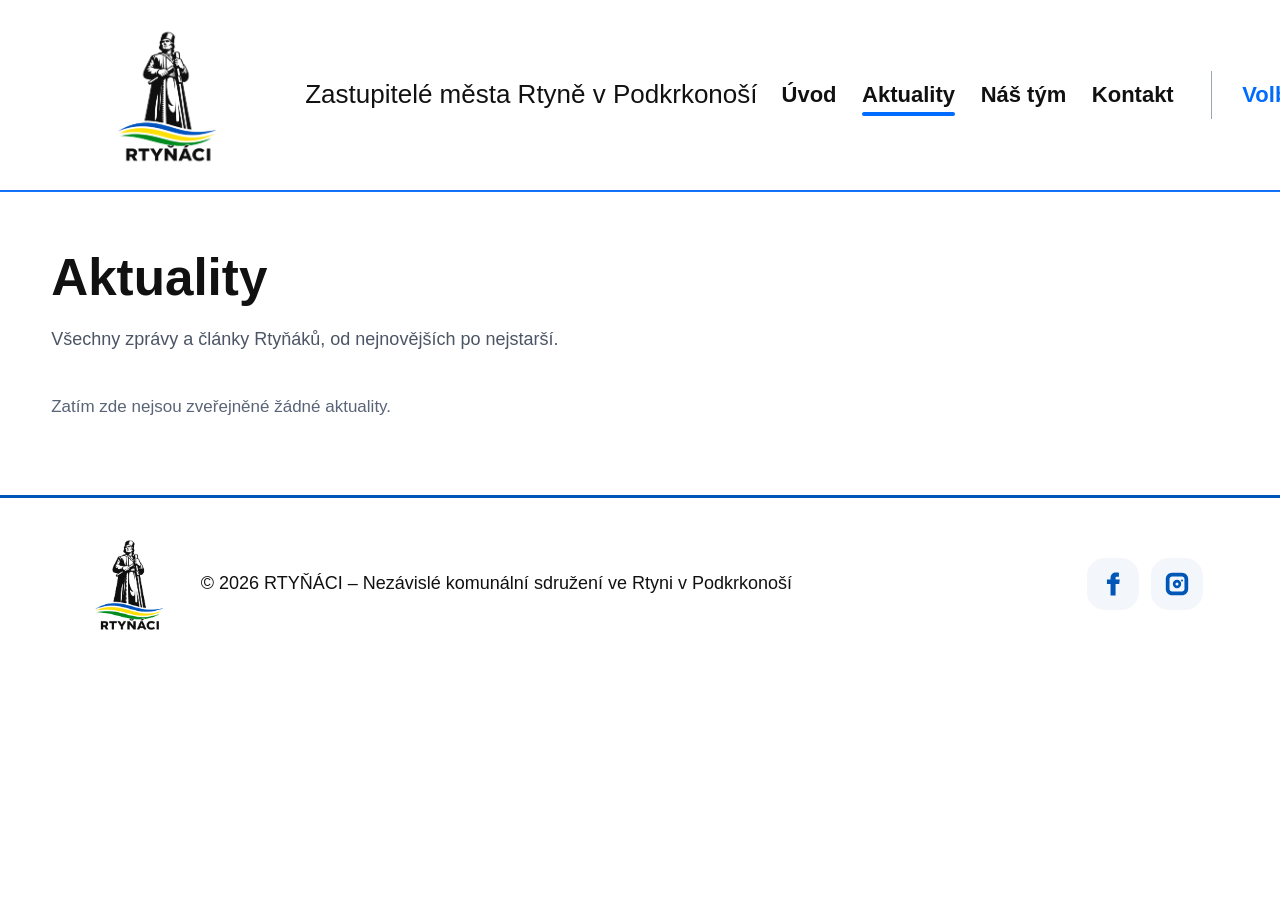
<file: aktuality.html>
<!doctype html>
<html lang="cs">
<head>
  <meta charset="utf-8">
  <meta name="viewport" content="width=device-width, initial-scale=1">
  <meta name="description" content="Rtyňáci – informace o práci zastupitelů a dění ve Rtyni v Podkrkonoší.">
  <title>Aktuality | Rtyňáci</title>
  <link rel="stylesheet" href="novy-web.css">
</head>
<body>
<a class="skip" href="#obsah">Přejít na obsah</a>
<header class="header" id="uvod">
  <div class="header-inner wrap">
    <a class="identity" href="./" aria-label="Rtyňáci – úvodní stránka">
      <img src="assets/logo-rtynaci.png" alt="Rtyňáci" class="logo">
      <span class="identity-note">Zastupitelé města Rtyně v Podkrkonoší</span>
    </a>
    <button class="nav-toggle" type="button" aria-label="Otevřít nabídku" aria-expanded="false" aria-controls="main-nav">☰</button>
    <nav class="nav" id="main-nav" aria-label="Hlavní navigace">
      <a href="./#uvod">Úvod</a>
      <a class="selected" href="aktuality.html">Aktuality</a>
      <a href="./#tym">Náš tým</a>
      <a href="./#kontakt">Kontakt</a>
      <a class="elections" href="volby2026/">Volby 2026</a>
    </nav>
  </div>
</header>
<main id="obsah">
  <section class="section wrap" aria-labelledby="all-news-title">
    <h1 id="all-news-title" style="font-size:clamp(40px,4vw,62px);margin:20px 0 10px">Aktuality</h1>
    <p class="archive-intro">Všechny zprávy a články Rtyňáků, od nejnovějších po nejstarší.</p>
    <div class="news-list" id="archive-news"></div>
  </section>
</main>
<footer class="footer">
  <div class="wrap footer-inner">

    <!-- Logo -->
    <a href="./" class="footer-brand">
      <img
        src="assets/logo-rtynaci.png"
        alt="Rtyňáci"
      >
    </a>

    <!-- Text -->
    <p class="footer-text">
      © 2026 RTYŇÁCI – Nezávislé komunální
      sdružení ve Rtyni v Podkrkonoší
    </p>

    <!-- Sociální sítě – skutečné odkazy z původního webu -->
    <div class="footer-socials" aria-label="Sociální sítě Rtyňáci">
      <a
        class="social-link"
        href="https://www.facebook.com/profile.php?id=61572109281698"
        target="_blank"
        rel="noopener noreferrer"
        aria-label="Rtyňáci na Facebooku"
      >
        <svg viewBox="0 0 24 24" aria-hidden="true" focusable="false"><path d="M14.2 8.2V6.8c0-.7.2-1.1 1.2-1.1h1.7V2.4c-.8-.1-1.7-.2-2.5-.2-2.8 0-4.7 1.7-4.7 4.8v1.2H6.8v3.7h3.1v9.9h4.3v-9.9h3.1l.5-3.7h-3.6z"/></svg>
      </a>
      <a
        class="social-link"
        href="https://www.instagram.com/rtynaci?utm_source=qr"
        target="_blank"
        rel="noopener noreferrer"
        aria-label="Rtyňáci na Instagramu"
      >
        <svg viewBox="0 0 24 24" aria-hidden="true" focusable="false"><path d="M7.8 2.4h8.4c3 0 5.4 2.4 5.4 5.4v8.4c0 3-2.4 5.4-5.4 5.4H7.8c-3 0-5.4-2.4-5.4-5.4V7.8c0-3 2.4-5.4 5.4-5.4zm0 3.2c-1.2 0-2.2 1-2.2 2.2v8.4c0 1.2 1 2.2 2.2 2.2h8.4c1.2 0 2.2-1 2.2-2.2V7.8c0-1.2-1-2.2-2.2-2.2H7.8zm4.2 2.8a3.6 3.6 0 1 1 0 7.2 3.6 3.6 0 0 1 0-7.2zm0 2.3a1.3 1.3 0 1 0 0 2.6 1.3 1.3 0 0 0 0-2.6zm4.3-2.6a.9.9 0 1 1 0 1.8.9.9 0 0 1 0-1.8z"/></svg>
      </a>
    </div>

  </div>
</footer>

<div class="article-modal" id="article-modal" hidden>
  <div class="article-modal-backdrop" data-close-article></div>
  <div class="article-modal-panel" role="dialog" aria-modal="true" aria-labelledby="article-modal-title" tabindex="-1">
    <button class="article-modal-close" type="button" aria-label="Zavřít článek" data-close-article>×</button>
    <div id="article-modal-content"></div>
  </div>
</div>
<script src="aktuality-data.js" defer></script>
<script src="aktuality.js" defer></script>
<script src="novy-web.js" defer></script>
</body></html>
</file>
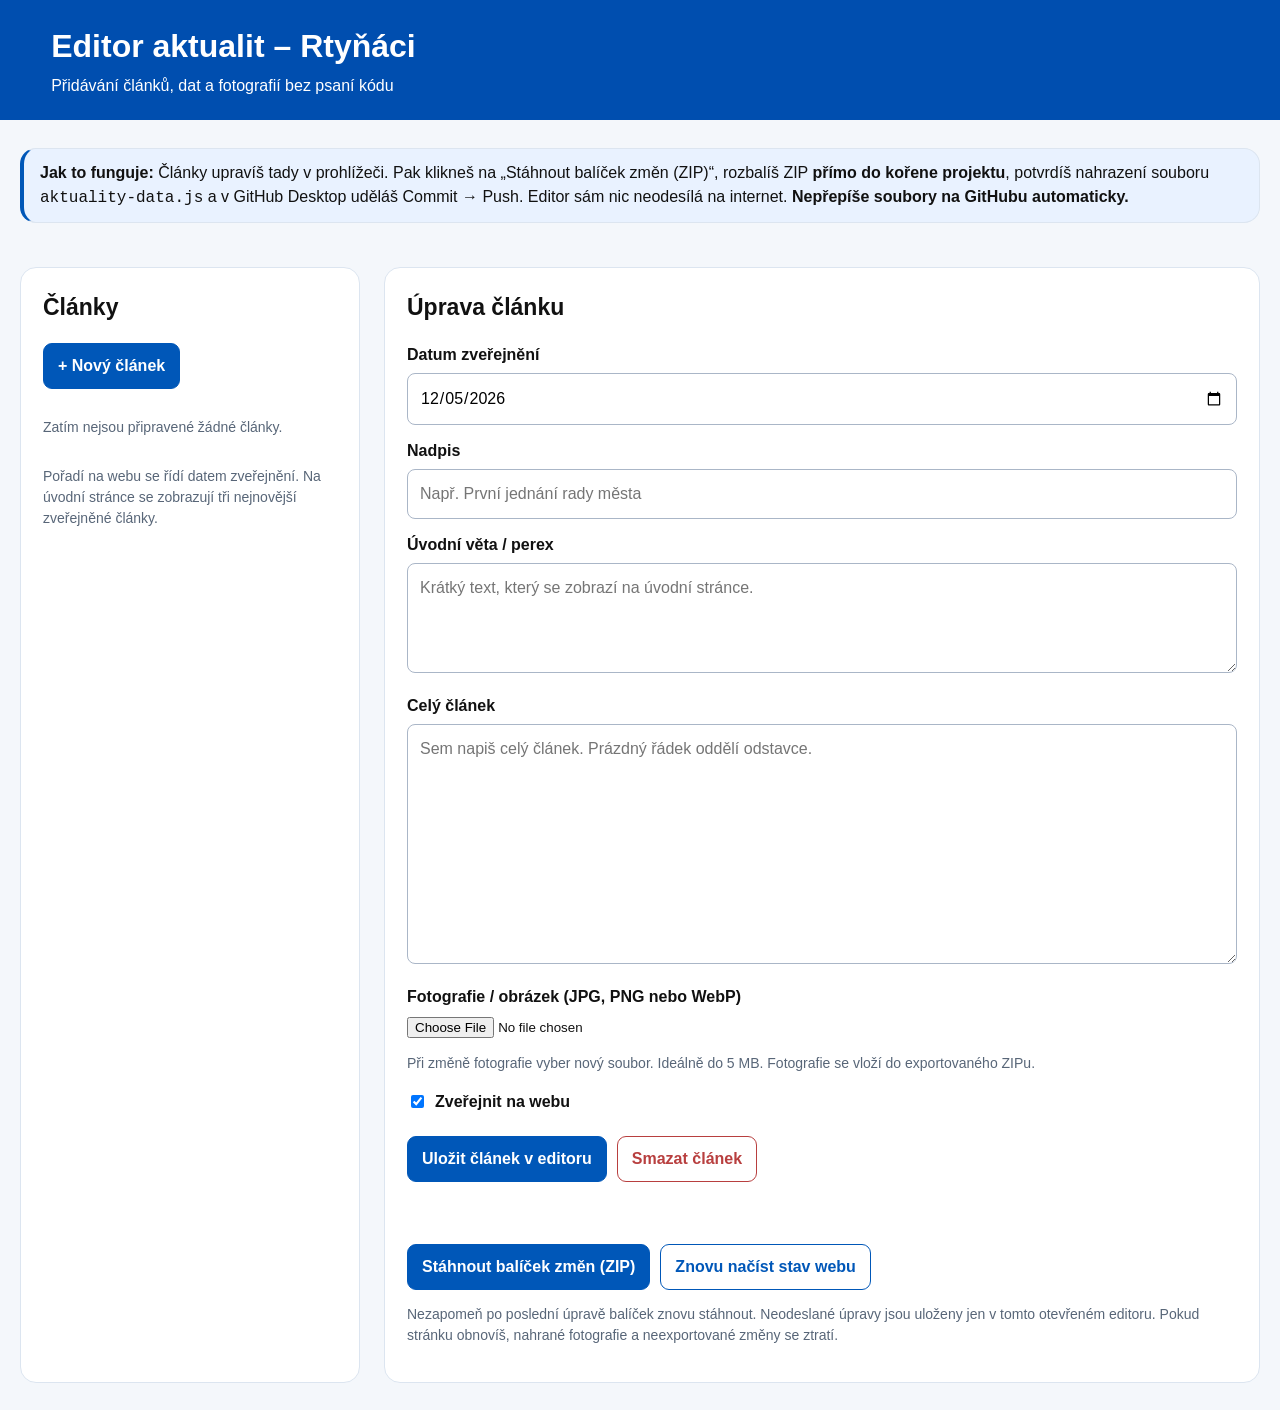
<file: editor-aktualit.html>
<!doctype html>
<html lang="cs">
<head>
<meta charset="utf-8"><meta name="viewport" content="width=device-width, initial-scale=1">
<title>Editor aktualit | Rtyňáci</title>
<style>
*{box-sizing:border-box}body{margin:0;color:#111;background:#f4f7fb;font:16px/1.5 Arial,Helvetica,sans-serif}header{background:#004eaf;color:white;padding:22px clamp(18px,4vw,54px)}header h1{margin:0;font-size:32px}header p{margin:4px 0 0}main{max-width:1380px;margin:28px auto;padding:0 20px;display:grid;grid-template-columns:minmax(240px,340px) minmax(0,1fr);gap:24px}section{background:#fff;border:1px solid #dce5f0;border-radius:16px;padding:22px;min-width:0}h2{margin:0 0 18px;font-size:23px}label{display:block;font-weight:700;margin:14px 0 6px}input[type=text],input[type=date],textarea{width:100%;border:1px solid #aab6c7;border-radius:8px;padding:12px;font:inherit}textarea{resize:vertical;min-height:110px}#body{min-height:240px}button{font:inherit;cursor:pointer;border-radius:9px;padding:10px 14px;border:1px solid #0057b8;background:#fff;color:#0057b8;font-weight:700}button.primary{background:#0057b8;color:#fff}button.danger{border-color:#b83f3f;color:#b83f3f}.actions{display:flex;flex-wrap:wrap;gap:10px;margin-top:22px}.list{display:grid;gap:8px}.list button{text-align:left;border:1px solid #dce5f0;color:#111;display:block;width:100%;background:#f8fafd}.list button.selected{border-color:#0057b8;background:#e8f1ff}.list small{display:block;color:#53606e;font-size:12px}.hint{font-size:14px;color:#586678}.status{font-weight:700;color:#0057b8;margin:16px 0 0;min-height:24px}.preview{max-width:360px;width:100%;height:auto;max-height:260px;object-fit:contain;border-radius:8px;background:#f0f3f8;display:none}.row{display:flex;align-items:center;gap:12px;flex-wrap:wrap}.note{background:#e9f2ff;border-left:4px solid #0057b8;padding:12px 16px;margin-bottom:20px}.full{grid-column:1/-1}.small{font-size:13px;color:#555}.checkbox{display:flex;align-items:center;gap:8px;margin:16px 0}.checkbox label{margin:0}.topactions{display:flex;gap:10px;flex-wrap:wrap;margin:0 0 14px}input[type=file]{max-width:100%}@media(max-width:830px){main{grid-template-columns:1fr}}@media(prefers-reduced-motion:reduce){*{scroll-behavior:auto!important}}
</style>
</head>
<body>
<header><h1>Editor aktualit – Rtyňáci</h1><p>Přidávání článků, dat a fotografií bez psaní kódu</p></header>
<main>
<section class="full note"><strong>Jak to funguje:</strong> Články upravíš tady v prohlížeči. Pak klikneš na „Stáhnout balíček změn (ZIP)“, rozbalíš ZIP <strong>přímo do kořene projektu</strong>, potvrdíš nahrazení souboru <code>aktuality-data.js</code> a v GitHub Desktop uděláš Commit → Push. Editor sám nic neodesílá na internet. <strong>Nepřepíše soubory na GitHubu automaticky.</strong></section>
<section><h2>Články</h2><div class="topactions"><button class="primary" id="new" type="button">+ Nový článek</button></div><div class="list" id="list"></div><p class="hint">Pořadí na webu se řídí datem zveřejnění. Na úvodní stránce se zobrazují tři nejnovější zveřejněné články.</p></section>
<section><h2>Úprava článku</h2>
<form id="form">
<label for="date">Datum zveřejnění</label><input id="date" type="date" required>
<label for="title">Nadpis</label><input id="title" type="text" maxlength="180" required placeholder="Např. První jednání rady města">
<label for="lead">Úvodní věta / perex</label><textarea id="lead" required placeholder="Krátký text, který se zobrazí na úvodní stránce."></textarea>
<label for="body">Celý článek</label><textarea id="body" required placeholder="Sem napiš celý článek. Prázdný řádek oddělí odstavce."></textarea>
<label for="photo">Fotografie / obrázek (JPG, PNG nebo WebP)</label><input id="photo" type="file" accept="image/jpeg,image/png,image/webp"><p class="hint">Při změně fotografie vyber nový soubor. Ideálně do 5 MB. Fotografie se vloží do exportovaného ZIPu.</p>
<img id="preview" class="preview" alt="Náhled fotografie"><p id="image-path" class="small"></p>
<div class="checkbox"><input id="published" type="checkbox" checked><label for="published">Zveřejnit na webu</label></div>
<div class="actions"><button class="primary" type="submit">Uložit článek v editoru</button><button id="delete" class="danger" type="button">Smazat článek</button></div>
</form>
<p class="status" id="status" role="status"></p>
<div class="actions"><button class="primary" id="export" type="button">Stáhnout balíček změn (ZIP)</button><button id="restore" type="button">Znovu načíst stav webu</button></div>
<p class="hint">Nezapomeň po poslední úpravě balíček znovu stáhnout. Neodeslané úpravy jsou uloženy jen v tomto otevřeném editoru. Pokud stránku obnovíš, nahrané fotografie a neexportované změny se ztratí.</p>
</section>
</main>
<script src="aktuality-data.js"></script>
<script>
(() => {
'use strict';
let articles = structuredClone(Array.isArray(window.RTYNACI_ARTICLES)?window.RTYNACI_ARTICLES:[]);
const newImages = new Map();
let selected = null;
const $ = id => document.getElementById(id);
const text = (el, value) => {el.textContent=value;};
const today=()=>{const dt=new Date();return new Date(dt.getTime()-dt.getTimezoneOffset()*60000).toISOString().slice(0,10);};
const status = msg => text($('status'),msg);
function sorted(){return [...articles].sort((a,b)=>b.date.localeCompare(a.date)||(b.createdAt||'').localeCompare(a.createdAt||''));}
function renderList(){
  const list=$('list');list.replaceChildren();
  if(!articles.length){const p=document.createElement('p');p.className='hint';p.textContent='Zatím nejsou připravené žádné články.';list.append(p);}
  sorted().forEach(a=>{const b=document.createElement('button');b.type='button';if(a.id===selected)b.className='selected';
    const strong=document.createElement('strong');strong.textContent=a.title||'Nový článek';b.append(strong);
    const small=document.createElement('small');small.textContent=a.date+' · '+(a.published===false?'Nezveřejněno':'Zveřejněno');b.append(small);
    b.onclick=()=>select(a.id);list.append(b);
  });
}
function resetForm(){
  $('form').reset();$('date').value=today();$('published').checked=true;$('preview').style.display='none';$('preview').removeAttribute('src');text($('image-path'),'');$('photo').value='';
}
function select(id){
  selected=id;resetForm();
  const a=articles.find(x=>x.id===id);
  if(a){$('date').value=a.date||today();$('title').value=a.title||'';$('lead').value=a.lead||'';$('body').value=a.body||'';$('published').checked=a.published!==false;
    if(a.image){const img=newImages.get(a.image);$('preview').src=img?URL.createObjectURL(img):a.image;$('preview').style.display='block';text($('image-path'),a.image);}
  }
  renderList();status('');
}
function makeId(){return 'a-'+Date.now().toString(36)+'-'+Math.random().toString(36).slice(2,7);}
$('new').onclick=()=>{selected=null;resetForm();renderList();$('title').focus();status('Nový článek: vyplň údaje a klikni na Uložit.');};
$('photo').onchange=()=>{
  const file=$('photo').files?.[0];if(!file)return;
  if(!['image/jpeg','image/png','image/webp'].includes(file.type)){alert('Použij JPG, PNG nebo WebP.');$('photo').value='';return;}
  if(file.size>12*1024*1024){alert('Fotografie je příliš velká (maximum 12 MB).');$('photo').value='';return;}
  $('preview').src=URL.createObjectURL(file);$('preview').style.display='block';text($('image-path'),'Nová fotografie: '+file.name);
};
$('form').onsubmit=event=>{
  event.preventDefault();
  const file=$('photo').files?.[0];
  let a=articles.find(x=>x.id===selected);
  if(!a){a={id:makeId(),createdAt:new Date().toISOString(),image:''};articles.push(a);selected=a.id;}
  a.date=$('date').value;a.title=$('title').value.trim();a.lead=$('lead').value.trim();a.body=$('body').value.trim();a.published=$('published').checked;
  if(file){const ext=file.type==='image/png'?'png':file.type==='image/webp'?'webp':'jpg';
    const path='assets/aktuality/'+a.id+'.'+ext;
    newImages.set(path,file);a.image=path;a.imageAlt=a.title;
  }
  $('photo').value='';select(a.id);status('Článek je uložený v editoru. Pro zveřejnění stáhni ZIP.');
};
$('delete').onclick=()=>{if(!selected){status('Nejdřív vyber článek.');return;}
  const a=articles.find(x=>x.id===selected);if(!confirm('Opravdu smazat článek „'+a.title+'“?'))return;
  articles=articles.filter(x=>x.id!==selected);selected=null;resetForm();renderList();status('Článek smazán v editoru. Změna se projeví až po exportu ZIPu.');
};
$('restore').onclick=()=>{if(!confirm('Zahodit všechny neexportované změny a načíst data ze souboru webu?'))return;
  articles=structuredClone(Array.isArray(window.RTYNACI_ARTICLES)?window.RTYNACI_ARTICLES:[]);newImages.clear();selected=null;resetForm();renderList();status('Načten původní stav z aktuality-data.js.');
};
// Miniaturní ZIP zapisovač bez externích knihoven a bez internetového připojení.
const te=new TextEncoder();
function crc32(bytes){let c=0xffffffff;for(const byte of bytes){c^=byte;for(let i=0;i<8;i++)c=(c>>>1)^((c&1)?0xedb88320:0);}return(c^0xffffffff)>>>0;}
function u16(n){return [n&255,(n>>>8)&255];}
function u32(n){return [n&255,(n>>>8)&255,(n>>>16)&255,(n>>>24)&255];}
function concat(chunks){const len=chunks.reduce((n,c)=>n+c.length,0);const out=new Uint8Array(len);let off=0;for(const c of chunks){out.set(c,off);off+=c.length;}return out;}
function zip(entries){const local=[],central=[];let offset=0;const dt=new Date();
  const time=((dt.getHours()&31)<<11)|((dt.getMinutes()&63)<<5)|(Math.floor(dt.getSeconds()/2)&31);
  const day=(((dt.getFullYear()-1980)&127)<<9)|(((dt.getMonth()+1)&15)<<5)|(dt.getDate()&31);
  for(const [filename,data] of entries){const name=te.encode(filename),crc=crc32(data),n=data.length;
    const head=new Uint8Array([80,75,3,4,...u16(20),...u16(0x800),...u16(0),...u16(time),...u16(day),...u32(crc),...u32(n),...u32(n),...u16(name.length),...u16(0)]);
    local.push(head,name,data);
    const cen=new Uint8Array([80,75,1,2,...u16(20),...u16(20),...u16(0x800),...u16(0),...u16(time),...u16(day),...u32(crc),...u32(n),...u32(n),...u16(name.length),...u16(0),...u16(0),...u16(0),...u16(0),...u32(0),...u32(offset)]);
    central.push(cen,name);offset+=head.length+name.length+n;
  }
  const c=concat(central),end=new Uint8Array([80,75,5,6,...u16(0),...u16(0),...u16(entries.length),...u16(entries.length),...u32(c.length),...u32(offset),...u16(0)]);
  return new Blob([...local,c,end],{type:'application/zip'});
}
$('export').onclick=async()=>{
  const script='/* Aktuality Rtyňáci – upravujte v editor-aktualit.html */\nwindow.RTYNACI_ARTICLES = '+JSON.stringify(sorted(),null,2)+';\n';
  const files=[['aktuality-data.js',te.encode(script)]];
  for(const [path,file] of newImages){if(articles.some(a=>a.image===path))files.push([path,new Uint8Array(await file.arrayBuffer())]);}
  const blob=zip(files),url=URL.createObjectURL(blob),link=document.createElement('a');link.href=url;link.download='rtynaci-aktuality-zmeny.zip';document.body.append(link);link.click();link.remove();setTimeout(()=>URL.revokeObjectURL(url),30000);
  status('Balíček stažen. Rozbal jej do kořene projektu a použij Commit → Push v GitHub Desktop.');
};
resetForm();renderList();
})();
</script>
</body></html>
</file>
<file: novy-web.css>
/* Rtyňáci – nový web
   Přehledné styly bez dodatečných přepisovacích bloků.
   Horní lišta: na začátku velká, při posunutí kompaktní.
*/

/* ========================================
   1. ZÁKLADNÍ NASTAVENÍ
======================================== */
* {
  box-sizing: border-box;
}

html {
  scroll-behavior: smooth;
  scroll-padding-top: 72px;
}

body {
  margin: 0;
  padding-top: 190px;
  color: #111;
  background: #fff;
  font-family: Arial, Helvetica, sans-serif;
  line-height: 1.48;
}

a {
  color: inherit;
}

.wrap {
  width: 100%;
  max-width: none;
  margin: 0;
  padding-inline: clamp(18px, 4vw, 54px);
}

.skip {
  position: absolute;
  left: -9999px;
}

.skip:focus {
  left: 10px;
  top: 10px;
  z-index: 101;
  padding: 12px;
  background: #fff;
}

/* ========================================
   2. HLAVIČKA A LOGO
   Celá šířka, logo vlevo, menu vpravo
======================================== */
.header {
  position: fixed;
  top: 0;
  left: 0;
  right: 0;
  z-index: 100;
  background: #fff;
  box-shadow: 0 1px 0 rgba(0, 0, 0, .06);
  transition: box-shadow .22s ease;
}

.header-inner {
  display: flex;
  align-items: center;
  justify-content: space-between;
  gap: 24px;
  width: 100%;
  max-width: none;
  height: 190px;
  /* Bez min-height: kompaktní hlavička může mít skutečně 58 px. */
  transition: height .22s ease;
}

.identity {
  display: flex;
  flex-shrink: 0;
  align-items: center;
  min-width: 0;
  gap: 22px;
  text-decoration: none;
}

.logo {
  display: block;
  width: 232px;
  height: auto;
  max-height: 150px;
  object-fit: contain;
  transition: width .22s ease, max-height .22s ease;
}

.identity-note {
  font-size: 26px;
  font-weight: 500;
  line-height: 1.3;
  border-left: none;
  padding-left: 0;
}

/* ========================================
   3. HORNÍ NAVIGACE
======================================== */
.nav {
  display: flex;
  align-items: center;
  gap: clamp(18px, 2vw, 34px);
  margin-left: auto;
}

.nav a {
  padding: 12px 0;
  font-size: clamp(22px, 1.7vw, 28px);
  font-weight: 700;
  line-height: 1.1;
  text-decoration: none;
  white-space: nowrap;
}

.nav a:hover,
.nav a:focus-visible {
  color: #0666e5;
}

.nav .selected {
  position: relative;
}

.nav .selected::after {
  content: "";
  position: absolute;
  right: 0;
  bottom: 3px;
  left: 0;
  height: 4px;
  border-radius: 3px;
  background: #006bff;
}

.nav .elections {
  margin-left: 12px;
  border-left: 1px solid #9ba4b1;
  padding-left: 30px;
  color: #006bff;
}

.nav-toggle {
  display: none;
  border: 0;
  background: #fff;
  font-size: 30px;
  cursor: pointer;
}

/* ========================================
   4. KOMPAKTNÍ HLAVIČKA PŘI SCROLLOVÁNÍ
   Třídu is-scrolled přidává novy-web.js
======================================== */
.header.is-scrolled {
  box-shadow: 0 8px 26px rgba(0, 0, 0, .09);
}

.header.is-scrolled .header-inner {
  height: 58px;
}

.header.is-scrolled .logo {
  width: 44px;
  max-height: 44px;
}

.header.is-scrolled .identity {
  gap: 0;
}

.header.is-scrolled .identity-note {
  display: none;
}

.header.is-scrolled .nav {
  gap: clamp(16px, 1.6vw, 24px);
}

.header.is-scrolled .nav a {
  font-size: clamp(20px, 1.45vw, 24px);
}

.header.is-scrolled .nav .elections {
  margin-left: 0;
  padding-left: 18px;
}

/* ========================================
   5. ÚVODNÍ SEKCE
======================================== */
.hero {
  position: relative;
  min-height: 420px;
  overflow: hidden;
  background: #fff;
}

.hero-photo {
  position: absolute;
  top: 0;
  right: 0;
  bottom: 0;
  width: 64%;
  background-image: url('assets/rtyne-drone-fresh-20260803.jpg');
  background-position: center;
  background-size: cover;
}

.hero-photo::before {
  content: "";
  position: absolute;
  inset: 0;
  background: linear-gradient(
    90deg,
    #fff 0%,
    rgba(255, 255, 255, .95) 8%,
    rgba(255, 255, 255, .2) 37%,
    transparent 70%
  );
}

.hero-inner {
  position: relative;
  display: flex;
  align-items: center;
  min-height: 420px;
}

.hero-copy {
  max-width: 540px;
  padding: 34px 0 42px;
}

.hero h1 {
  margin: 0 0 24px;
  font-size: clamp(42px, 5.2vw, 66px);
  font-weight: 800;
  line-height: 1.05;
  letter-spacing: -2px;
}

.hero p {
  max-width: 505px;
  margin: 0 0 26px;
  font-size: 20px;
}

.button {
  display: inline-flex;
  align-items: center;
  gap: 20px;
  border-radius: 8px;
  padding: 13px 24px;
  background: #0669f7;
  color: #fff;
  font-size: 18px;
  font-weight: 700;
  text-decoration: none;
}

.button:hover {
  background: #004cba;
}

/* Sekce */
.section {
  border-top: 2px solid #1375ff;
  padding-top: 28px;
  padding-bottom: 42px;
  scroll-margin-top: 72px;
}

.section h2 {
  margin: 0 0 22px;
  font-size: clamp(32px, 3.5vw, 46px);
  line-height: 1.1;
  letter-spacing: -1.2px;
}

.editor-note {
  margin: 0 0 18px;
  border-left: 3px solid #9fc4ff;
  padding: 9px 12px;
  background: #f3f6fb;
  color: #5a6372;
  font-size: 13px;
}

/* Aktuality */
.news-item {
  display: grid;
  grid-template-columns: 32% 1fr;
  gap: 44px;
  margin: 0 0 22px;
  padding: 0 0 22px;
}

.news-item:not(:last-child) .news-content {
  border-bottom: 1px solid #d5dce7;
  padding-bottom: 24px;
}

.news-visual {
  width: 100%;
  height: 165px;
  border-radius: 12px;
  background-size: cover;
  background-position: center;
}

.news-visual-city {
  background-image: url('assets/rtyne-letecky.jpg');
}

.news-visual-trails {
  background-image: url('assets/rtyne-drone-fresh-20260803.jpg');
}

.news-visual-plans {
  background-image: url('assets/rtyne-hero-cela-rtyne.jpg');
}

.news-content time {
  color: #343d4e;
  font-size: 14px;
}

.news-content h3 {
  margin: 6px 0;
  font-size: clamp(21px, 2.5vw, 28px);
  line-height: 1.2;
}

.news-content p {
  margin: 4px 0 13px;
  font-size: 17px;
}

.news-content a,
.text-link {
  color: #0568eb;
  font-weight: 700;
  text-underline-offset: 4px;
}

.news-content a:hover,
.text-link:hover {
  color: #003e91;
}

/* Náš tým a kontakt */
.slim {
  padding-top: 35px;
  padding-bottom: 42px;
}

.slim p {
  max-width: 800px;
  font-size: 17px;
}

/* ========================================
   AKTUALITY – KARTY, ARCHIV A DETAIL ČLÁNKU
======================================== */
.news-item { align-items: start; }
.news-photo { display: block; width: 100%; aspect-ratio: 16 / 9; object-fit: cover; border-radius: 12px; background: #eef3fa; }
.news-content h3 { margin-top: 6px; }
.news-content .news-teaser { margin: 8px 0 14px; }
.news-open { display: inline-block; border: 0; background: transparent; padding: 0; color: #0568eb; font: inherit; font-weight: 700; text-decoration: underline; text-underline-offset: 4px; cursor: pointer; }
.news-open:hover { color: #003e91; }
.news-more { display: flex; justify-content: center; margin: 12px 0 4px; }
.news-all-link { display: inline-flex; align-items: center; gap: 12px; border: 2px solid #0057b8; border-radius: 9px; padding: 12px 24px; font-weight: 700; color: #0057b8; text-decoration: none; }
.news-all-link:hover { background: #0057b8; color: #fff; }
.news-empty { color: #596477; font-size: 17px; padding-block: 16px; }
.archive-intro { color: #4b5565; margin: 0 0 26px; font-size: 18px; }
.article-modal[hidden] { display: none; }
.article-modal { position: fixed; z-index: 1000; inset: 0; display: grid; place-items: center; padding: 18px; }
.article-modal-backdrop { position: absolute; inset: 0; background: rgba(11, 22, 38, .72); }
.article-modal-panel { position: relative; width: min(850px, 100%); max-height: min(88vh, 1000px); overflow-y: auto; background: #fff; border-radius: 16px; padding: 52px clamp(22px, 4vw, 48px) 38px; box-shadow: 0 22px 90px #0005; }
.article-modal-close { position: absolute; top: 10px; right: 17px; border: 0; background: transparent; color: #111; font-size: 40px; line-height: 1; cursor: pointer; }
.article-modal-close:focus-visible { outline: 3px solid #0057b8; }
.article-modal time { display: block; color: #505b68; margin-bottom: 8px; }
.article-modal h2 { font-size: clamp(27px, 3.1vw, 42px); line-height: 1.15; margin: 0 0 20px; }
.article-modal img { display: block; width: 100%; max-height: 470px; object-fit: contain; border-radius: 10px; margin: 20px 0 24px; background: #f5f7fa; }
.article-modal-lead { font-size: 19px; font-weight: 600; }
.article-modal-body { font-size: 18px; line-height: 1.65; white-space: pre-line; overflow-wrap: anywhere; }
body.modal-open { overflow: hidden; }
@media (max-width: 720px) { .article-modal-panel { padding: 48px 20px 24px; } }

/* ========================================
   KONTAKT – BÍLÉ POZADÍ
======================================== */
.contact-section { background: #fff; padding-top: 55px; padding-bottom: 65px; }
.contact-inner { display: grid; grid-template-columns: 1fr 1fr; align-items: center; gap: 60px; }
.contact-label { margin: 0 0 12px; color: #111; font-size: 18px; font-weight: 700; text-transform: uppercase; letter-spacing: 1px; }
.contact-text h2 { margin: 0 0 20px; color: #111; font-size: clamp(36px, 4vw, 56px); line-height: 1.1; }
.contact-text > p:last-child { margin: 0; color: #111; font-size: 20px; font-weight: 400; }
.contact-details { display: flex; flex-direction: column; align-items: flex-end; gap: 24px; }
.contact-details a { display: inline-flex; align-items: center; gap: 12px; color: #111; font-size: clamp(20px, 2vw, 26px); font-weight: 400; text-decoration: none; }
.contact-details a:hover { color: #0057b8; text-decoration: underline; }
@media (max-width: 720px) {
 .contact-section { padding-top: 40px; padding-bottom: 45px; }
 .contact-inner { grid-template-columns: 1fr; gap: 30px; }
 .contact-details { align-items: flex-start; gap: 18px; }
 .contact-details a { font-size: 19px; }
}

/* ========================================
   NÁŠ TÝM – OSM ČLENŮ
======================================== */

.team-section {
  padding-bottom: 58px;
}

.team-grid {
  display: grid;
  grid-template-columns: repeat(4, minmax(0, 1fr));
  gap: 24px;
}

.team-card {
  display: flex;
  flex-direction: column;
  min-width: 0;
  overflow: hidden;
  background: #fff;
  border: 1px solid #dce5f0;
  border-radius: 14px;
}

.team-card img {
  display: block;
  width: 100%;
  height: auto;
  aspect-ratio: 1 / 1;
  object-fit: cover;
  object-position: center;
  background: #f3f6fb;
}

.team-card-body {
  display: flex;
  flex: 1;
  flex-direction: column;
  padding: 20px 18px 22px;
    text-align: center;
}

.team-card h3 {
  margin: 0 0 8px;
  color: #111;
  font-size: clamp(15px, 1.1vw, 23px);
  line-height: 1.2;
}

.team-card p {
  margin: 0;
  color: #0568eb;
  font-size: 17px;
  font-weight: 600;
}

.team-contact {
  display: flex;
  flex-direction: column;
  align-items: center;
  gap: 8px;
  margin-top: 16px;
}

.team-contact a {
  display: inline-flex;
  align-items: center;
  justify-content: center;
  gap: 8px;
  color: #111;
  font-size: 15px;
  text-decoration: none;
  overflow-wrap: anywhere;
}

.team-contact a:hover {
  color: #0057b8;
  text-decoration: underline;
}

.team-contact-symbol {
  flex-shrink: 0;
  width: 18px;
  font-size: 18px;
  line-height: 1.2;
  text-align: center;
}

@media (max-width: 1100px) {
  .team-grid {
    grid-template-columns: repeat(2, minmax(0, 1fr));
  }
}

@media (max-width: 620px) {
  .team-grid {
    grid-template-columns: 1fr;
    gap: 18px;
  }

  .team-card h3 {
    font-size: 22px;
  }
}

/* ========================================
   8. PATIČKA – ROZLOŽENÍ PŮVODNÍHO WEBU
   Bílé pozadí, rozměry a mezery sjednocené
======================================== */

.footer {
  padding: 34px 0;
  background: #fff;
  border-top: 3px solid #0057b8;
}

.footer-inner {
  display: flex;
  align-items: center;
  justify-content: space-between;
  gap: 20px;
  width: 100%;
  padding-inline: clamp(18px, 6vw, 84px);
}

.footer-brand {
  display: flex;
  align-items: center;
  flex: 0 0 auto;
  text-decoration: none;
}

.footer-brand img {
  display: block;
  width: 104px;
  height: auto;
  object-fit: contain;
  border-radius: 18px;
  background: #fff;
  transform: none;
}

.footer-text {
  margin: 0;
  padding: 0;
  color: #111;
  font-size: 18px;
  font-weight: 400;
  line-height: 1.4;
}

.footer-socials {
  display: flex;
  align-items: center;
  flex-shrink: 0;
  gap: 12px;
  margin-left: auto;
}

.social-link {
  display: inline-flex;
  align-items: center;
  justify-content: center;
  width: 52px;
  height: 52px;
  border-radius: 18px;
  background: #f3f6fb;
  color: #0057b8;
  text-decoration: none;
  transition: transform .18s ease, background .18s ease;
}

.social-link svg {
  display: block;
  width: 28px;
  height: 28px;
  fill: currentColor;
}

.social-link:hover {
  transform: translateY(-3px);
  background: #e2efff;
}

.social-link:focus-visible {
}

/* ========================================
   9. STŘEDNÍ MONITORY DO 1200 PX
======================================== */
@media (max-width: 1200px) {
  .identity-note {
    display: none;
  }

  .nav {
    gap: 16px;
  }

  .nav a {
    font-size: 18px;
  }

  .header.is-scrolled .nav a {
    font-size: 17px;
  }
}

/* ========================================
   10. TABLET DO 1030 PX
======================================== */
@media (max-width: 1030px) {
  .footer-text {
    font-size: 16px;
  }

  .wrap {
    padding-inline: 24px;
  }

  .header-inner {
    height: 120px;
  }

  .logo {
    width: 188px;
    max-height: 76px;
  }

  .header.is-scrolled .header-inner {
    height: 58px;
  }

  .header.is-scrolled .logo {
    width: 40px;
    max-height: 40px;
  }

  .nav .elections {
    margin-left: 0;
    padding-left: 16px;
  }

  .news-item {
    gap: 24px;
  }
  body {
  padding-top: 120px;
}
}

/* ========================================
   11. MOBIL DO 720 PX
======================================== */
@media (max-width: 720px) {
  html {
    scroll-padding-top: 72px;
  }
body {
  padding-top: 76px;
}
  .header-inner {
    height: 76px;
  }

  .logo {
    width: 158px;
    max-height: 60px;
  }

  .header.is-scrolled .header-inner {
    height: 56px;
  }

  .header.is-scrolled .logo {
    width: 40px;
    max-height: 40px;
  }

  .nav-toggle {
    display: block;
  }

  .nav,
  .header.is-scrolled .nav {
    display: none;
    position: absolute;
    top: 100%;
    left: 0;
    right: 0;
    flex-direction: column;
    align-items: stretch;
    gap: 0;
    margin-left: 0;
    padding: 12px 24px;
    background: #fff;
    box-shadow: 0 10px 20px #0002;
  }

  .nav.open,
  .header.is-scrolled .nav.open {
    display: flex;
  }

  .nav a,
  .header.is-scrolled .nav a {
    padding: 12px 0;
    font-size: 20px;
  }

  .nav .elections,
  .header.is-scrolled .nav .elections {
    margin-left: 0;
    border-top: 1px solid #ddd;
    border-left: 0;
    padding-left: 0;
  }

  .hero {
    min-height: auto;
  }

  .hero-photo {
    width: 100%;
    opacity: .27;
  }

  .hero-photo::before {
    background: linear-gradient(90deg, #fff9, #fff7);
  }

  .hero-inner {
    min-height: 380px;
  }

  .hero-copy {
    padding: 38px 0;
  }

  .hero h1 {
    letter-spacing: -1px;
  }

  .hero p {
    font-size: 17px;
  }

  .news-item {
    grid-template-columns: 1fr;
    gap: 14px;
  }

  .news-visual {
    height: 200px;
  }

  .news-item:not(:last-child) {
    border-bottom: 1px solid #dce2ec;
  }

  .news-item:not(:last-child) .news-content {
    border: 0;
    padding: 0;
  }

  .footer-inner {
    flex-wrap: wrap;
    gap: 16px;
  }

  .footer-brand img {
    width: 92px;
  }

  .footer-text {
    flex: 1 1 calc(100% - 112px);
    font-size: 15px;
  }

  .footer-socials {
    margin-left: 0;
  }
}

@media (prefers-reduced-motion: reduce) {
  html {
    scroll-behavior: auto;
  }

  .header,
  .header-inner,
  .logo {
    transition: none;
  }
}
</file>
<file: volby2026/style.css>
:root{--blue:#075ac9;--blue2:#003d94;--yellow:#ffd600;--green:#009b34;--green2:#087a31;--cream:#f7fbff;--ink:#111111;--text:#172033;--muted:#647087;--white:#fff;--shadow:0 22px 70px rgba(0,61,148,.16);--radius:28px}*{box-sizing:border-box}html{scroll-behavior:smooth}body{margin:0;font-family:Inter,system-ui,-apple-system,Segoe UI,Roboto,Arial,sans-serif;color:var(--text);background:var(--cream);line-height:1.55}a{color:inherit}img{max-width:100%;display:block}.site-header{position:sticky;top:0;z-index:20;display:flex;align-items:center;justify-content:space-between;gap:28px;padding:14px clamp(18px,4vw,54px);background:rgba(255,255,255,.9);backdrop-filter:blur(18px);border-bottom:1px solid rgba(7,90,201,.14)}.brand img{width:118px;max-height:76px;object-fit:contain}.site-header nav{display:flex;gap:20px;align-items:center;font-weight:700;font-size:14px}.site-header nav a{text-decoration:none}.site-header nav a:hover{color:var(--blue)}.menu-toggle{display:none;border:0;background:var(--blue);color:#fff;border-radius:12px;padding:9px 12px;font-size:22px}.hero{min-height:720px;position:relative;display:grid;grid-template-columns:1.08fr .55fr;gap:40px;align-items:end;padding:110px clamp(18px,6vw,84px) 70px;overflow:hidden;background:radial-gradient(circle at 78% 18%,rgba(255,214,0,.45),transparent 30%),linear-gradient(135deg,var(--blue2),var(--blue))}.hero-bg{position:absolute;inset:0;background:linear-gradient(90deg,rgba(0,35,84,.97),rgba(7,90,201,.70),rgba(255,214,0,.20)),url('../assets/hero-pattern.svg?v=20260804-0515');background-size:cover;opacity:.98}.hero-content,.hero-card{position:relative;z-index:1}.hero-content{max-width:920px;color:#fff}.eyebrow{margin:0 0 12px;text-transform:uppercase;letter-spacing:.14em;font-size:12px;font-weight:900;color:var(--yellow)}h1{font-size:clamp(44px,7vw,84px);line-height:.94;margin:0 0 24px;letter-spacing:-.055em}h2{font-size:clamp(34px,5vw,62px);line-height:1;margin:0 0 13px;letter-spacing:-.045em}h3{font-size:21px;line-height:1.12;margin:0 0 10px}.lead{font-size:clamp(20px,2.1vw,28px);line-height:1.32;max-width:850px}.hero p:not(.eyebrow){color:rgba(255,255,255,.86);max-width:830px}.hero-actions{display:flex;gap:14px;flex-wrap:wrap;margin-top:34px}.btn{display:inline-flex;align-items:center;justify-content:center;border-radius:999px;padding:15px 23px;font-weight:900;text-decoration:none}.btn.primary{background:linear-gradient(135deg,var(--yellow),#fff07a);color:var(--ink);box-shadow:0 16px 34px rgba(255,214,0,.28)}.btn.ghost{border:1px solid rgba(255,255,255,.35);color:#fff}.hero-card{align-self:center;background:rgba(255,255,255,.96);border-radius:var(--radius);padding:28px;box-shadow:var(--shadow);display:grid;gap:12px;min-width:250px}.hero-card strong{font-size:26px}.hero-card span{padding:12px 14px;border-radius:16px;background:#fff;border:1px solid rgba(7,90,201,.13);font-weight:800}.section{padding:96px clamp(18px,6vw,84px)}.split{display:grid;grid-template-columns:.72fr 1fr;gap:60px;align-items:start}.about-section{padding-top:88px;padding-bottom:80px;background:#fff}.about-head{margin-bottom:26px}.about-layout{display:grid;grid-template-columns:1.15fr .85fr;gap:24px;align-items:stretch}.about-card{font-size:19px}.about-points{display:grid;grid-template-columns:1fr;gap:16px}.about-points div{border-radius:24px;padding:26px;background:linear-gradient(135deg,#f7fbff,#fff);border:1px solid rgba(7,90,201,.14);box-shadow:0 12px 36px rgba(0,61,148,.07)}.about-points strong{display:block;font-size:48px;line-height:1;color:var(--blue)}.about-points span{font-weight:900;color:var(--text)}.text-card{background:#fff;border-radius:var(--radius);padding:34px;box-shadow:var(--shadow);font-size:18px}.section-head{max-width:900px;margin-bottom:36px}.section-head p:not(.eyebrow){font-size:19px;color:var(--muted)}.tint{background:linear-gradient(180deg,#f7fbff,#f3fff7)}.priority-grid{display:grid;grid-template-columns:repeat(3,minmax(0,1fr));gap:18px}.priority-grid article{background:#fff;border:1px solid rgba(7,90,201,.13);border-radius:24px;padding:24px;box-shadow:0 12px 36px rgba(7,53,45,.06);transition:.2s}.priority-grid article:hover{transform:translateY(-4px);box-shadow:var(--shadow)}.priority-grid span{display:inline-flex;width:42px;height:42px;border-radius:14px;background:rgba(255,214,0,.34);color:var(--blue);align-items:center;justify-content:center;font-weight:900;margin-bottom:18px}.priority-grid p,.candidate p{color:var(--muted);margin:0}.map-grid{display:grid;grid-template-columns:repeat(4,minmax(0,1fr));gap:14px}.map-grid a{text-decoration:none;border-radius:22px;padding:28px;background:linear-gradient(135deg,var(--blue),var(--blue2));color:#fff;font-size:20px;font-weight:900;min-height:120px;display:flex;align-items:end;box-shadow:var(--shadow)}.map-grid a:nth-child(even){background:linear-gradient(135deg,var(--green),var(--green2))}.candidates{display:grid;grid-template-columns:repeat(3,minmax(0,1fr));gap:18px}.candidate{background:#fff;border-radius:24px;padding:18px;display:flex;gap:16px;align-items:center;border:1px solid rgba(7,90,201,.13);box-shadow:0 10px 32px rgba(7,53,45,.07)}.candidate .num{width:42px;height:42px;border-radius:14px;display:flex;align-items:center;justify-content:center;background:var(--blue);color:#fff;font-weight:900;flex:0 0 auto}.avatar{width:68px;height:68px;border-radius:20px;background:linear-gradient(135deg,var(--mint),#fff);display:flex;align-items:center;justify-content:center;font-weight:900;color:var(--blue);font-size:24px;overflow:hidden;flex:0 0 auto}.avatar img{width:100%;height:100%;object-fit:cover}.candidate h3{font-size:18px;margin:0 0 4px}.program{background:#fff}.program-list{display:grid;grid-template-columns:repeat(2,minmax(0,1fr));gap:14px}.program-list div{border-radius:20px;padding:20px 22px;background:#f7fbff;font-weight:800}.program-list b{color:var(--blue);font-size:22px;margin-right:10px}.contact{display:grid;grid-template-columns:1fr .8fr;gap:40px;align-items:center;background:linear-gradient(135deg,var(--blue2),var(--blue));color:#fff}.contact p{color:rgba(255,255,255,.8);font-size:19px}.contact-card{background:rgba(255,255,255,.1);border:1px solid rgba(255,255,255,.18);border-radius:var(--radius);padding:30px;display:grid;gap:14px}.contact-card a,.contact-card span{background:#fff;color:var(--blue);border-radius:18px;padding:15px 18px;text-decoration:none;font-weight:900}footer{display:flex;align-items:center;justify-content:space-between;gap:20px;padding:34px clamp(18px,6vw,84px);background:#050505;color:#fff}footer img{width:104px;background:#fff;border-radius:18px;padding:8px}@media (max-width:920px){.about-layout{grid-template-columns:1fr}.about-points{grid-template-columns:repeat(3,1fr)}.site-header nav{position:absolute;top:72px;left:18px;right:18px;padding:18px;background:#fff;border-radius:22px;box-shadow:var(--shadow);display:none;flex-direction:column;align-items:flex-start}.site-header nav.open{display:flex}.menu-toggle{display:block}.hero,.split,.contact{grid-template-columns:1fr}.hero{min-height:auto;padding-top:80px}.priority-grid,.candidates{grid-template-columns:1fr 1fr}.map-grid,.program-list{grid-template-columns:1fr 1fr}}@media (max-width:620px){.about-points{grid-template-columns:1fr}h1{font-size:42px}.priority-grid,.candidates,.map-grid,.program-list{grid-template-columns:1fr}.candidate{align-items:flex-start}.site-header{padding:12px 16px}.brand img{width:132px}.section{padding:68px 18px}.hero{padding:70px 18px 54px}.hero-card{display:none}footer{flex-direction:column;align-items:flex-start}}


/* finální úpravy podle loga a větších karet */
:root{
  --blue:#0057B8;
  --blue2:#003D94;
  --yellow:#FFD600;
  --green:#009933;
  --green2:#087A31;
  --ink:#111111;
}
.brand img{width:178px;max-height:110px;}
.hero{grid-template-columns:1fr .62fr;align-items:center;padding-top:92px;padding-bottom:82px;}
.hero-bg{background:linear-gradient(90deg,rgba(0,39,92,.98),rgba(0,87,184,.78),rgba(0,153,51,.54)),url('../assets/hero-pattern.svg?v=20260804-0515');background-size:cover;}
.hero-logo{width:min(360px,52vw);margin:0 0 22px;background:rgba(255,255,255,.98);border-radius:34px;padding:18px 24px;box-shadow:0 24px 70px rgba(0,0,0,.18);}
.hero-logo img{width:100%;height:auto;object-fit:contain;}
.hero-card{padding:42px;border-radius:34px;gap:18px;min-width:360px;}
.hero-card strong{font-size:42px;line-height:1.05;}
.hero-card span{font-size:24px;padding:22px 26px;border-radius:24px;}
.hero-card span:nth-child(2){border-left:8px solid var(--blue)}
.hero-card span:nth-child(3){border-left:8px solid var(--yellow)}
.hero-card span:nth-child(4){border-left:8px solid var(--green)}
.section-head .eyebrow{color:var(--blue)}
.tint .section-head .eyebrow{color:var(--green)}
.about-section{background:#fff;padding-top:82px;}
.about-layout{grid-template-columns:1.25fr .75fr;}
.candidates{grid-template-columns:repeat(3,minmax(0,1fr));gap:30px;}
.candidate{display:grid;grid-template-columns:1fr;align-items:start;text-align:left;padding:28px;min-height:365px;border-radius:34px;position:relative;overflow:hidden;background:linear-gradient(180deg,#fff,#f7fbff);}
.candidate::before{content:"";position:absolute;left:0;right:0;top:0;height:8px;background:linear-gradient(90deg,var(--blue),var(--yellow),var(--green));}
.candidate .num{position:absolute;top:22px;left:22px;width:58px;height:58px;border-radius:18px;font-size:20px;z-index:2;background:linear-gradient(135deg,var(--blue),#00a86b);color:#fff!important;box-shadow:0 10px 24px rgba(0,61,148,.22), inset 0 1px 0 rgba(255,255,255,.18);border:1px solid rgba(255,255,255,.18);text-shadow:0 1px 1px rgba(0,0,0,.08);}
.avatar{width:100%;height:220px;border-radius:28px;margin-bottom:18px;background:linear-gradient(135deg,rgba(0,87,184,.12),rgba(255,214,0,.20),rgba(0,153,51,.14));font-size:56px;color:var(--blue);}
.avatar img{width:100%;height:100%;object-fit:cover;}
.candidate h3{font-size:26px;line-height:1.05;margin:0 0 8px;letter-spacing:-.02em;color:var(--ink);}
.candidate p{font-size:18px;line-height:1.35;}
.priority-grid article span{background:linear-gradient(135deg,rgba(255,214,0,.5),rgba(0,153,51,.12));}
.map-grid a{background:linear-gradient(135deg,var(--blue),var(--blue2));}
.map-grid a:nth-child(even){background:linear-gradient(135deg,var(--green),var(--green2));}
.btn.primary{background:linear-gradient(135deg,var(--yellow),#fff06b);}
@media (max-width:1100px){.candidates{grid-template-columns:repeat(2,minmax(0,1fr));}.hero{grid-template-columns:1fr}.hero-card{max-width:680px;min-width:0}.hero-logo{width:min(320px,72vw)}}
@media (max-width:620px){.brand img{width:138px}.hero-logo{width:min(280px,86vw);border-radius:26px}.hero-card{display:grid;padding:28px}.hero-card strong{font-size:30px}.hero-card span{font-size:19px;padding:18px}.candidates{grid-template-columns:1fr}.candidate{min-height:0}.avatar{height:240px}.candidate h3{font-size:24px}}


/* V4: finální vyčištění duplicit, slogan a fotografie Rtyně */
.brand img{width:232px;max-height:150px;object-fit:contain;}
.site-header{padding-top:18px;padding-bottom:18px;}
.hero{grid-template-columns:1fr .48fr;min-height:680px;background:#003D94;}
.hero-bg{background:linear-gradient(90deg,rgba(0,35,84,.88),rgba(0,87,184,.70),rgba(0,153,51,.42)),url('../assets/rtyne-drone-fresh-20260803.jpg?v=20260804-0515');background-size:cover;background-position:center 42%;opacity:1;}
.hero-logo{display:none!important;}
.hero-content{padding-top:20px;}
.hero-content h1{max-width:820px;text-shadow:0 12px 36px rgba(0,0,0,.28);}
.hero-card{align-self:center;}
.about-layout.single{display:block;max-width:980px;}
.about-layout.single .about-card{font-size:20px;}
.about-points{display:none!important;}
.candidates{grid-template-columns:repeat(3,minmax(0,1fr));gap:34px;}
.candidate{min-height:0;padding:24px;}
.avatar{aspect-ratio:1/1;height:auto;width:100%;border-radius:26px;margin-bottom:18px;}
.avatar img{object-fit:cover;object-position:center;}
.candidate:nth-child(10) .avatar img{object-position:center 35%;}
.hero-card span:last-child{text-transform:none;}
@media (max-width:920px){.brand img{width:188px}.site-header{padding-top:14px;padding-bottom:14px}.hero{grid-template-columns:1fr}.hero-card{max-width:100%;}.candidates{grid-template-columns:repeat(2,minmax(0,1fr));}}
@media (max-width:620px){.brand img{width:158px}.candidates{grid-template-columns:1fr}.avatar{height:auto}.hero{padding-top:58px}.hero-card{display:grid}.hero-content h1{font-size:48px}}


/* V5: kompletní program z původního webu ve flat kartách */
.full-program{background:#fff;position:relative;overflow:hidden;}
.full-program::before{content:"";position:absolute;inset:0;background:radial-gradient(circle at 12% 8%,rgba(0,87,184,.08),transparent 28%),radial-gradient(circle at 90% 10%,rgba(255,214,0,.16),transparent 26%),radial-gradient(circle at 86% 92%,rgba(0,153,51,.10),transparent 30%);pointer-events:none;}
.full-program .section-head,.program-cards{position:relative;z-index:1;}
.program-cards{display:grid;gap:22px;}
.program-card{display:grid;grid-template-columns:86px 1fr;gap:24px;padding:26px;border-radius:30px;background:#fff;border:1px solid rgba(0,87,184,.14);box-shadow:0 16px 44px rgba(0,61,148,.08);}
.program-number{width:72px;height:72px;border-radius:22px;display:flex;align-items:center;justify-content:center;font-weight:950;font-size:24px;color:#fff;background:linear-gradient(135deg,var(--blue),var(--green));box-shadow:0 14px 28px rgba(0,87,184,.18);}
.program-body h3{font-size:30px;margin:2px 0 18px;letter-spacing:-.035em;color:var(--ink);}
.program-cols{display:grid;grid-template-columns:repeat(3,minmax(0,1fr));gap:14px;}
.program-cols section{border-radius:22px;padding:20px;background:#f7fbff;border:1px solid rgba(0,87,184,.10);}
.program-cols section span{display:inline-flex;margin-bottom:10px;font-size:12px;font-weight:950;letter-spacing:.12em;text-transform:uppercase;color:var(--blue);}
.program-cols section p{margin:0;color:#334056;font-size:16px;line-height:1.55;}
.program-cols section.result{background:linear-gradient(135deg,rgba(255,214,0,.22),rgba(0,153,51,.08));border-color:rgba(0,153,51,.14);}
.program-cols section.result span{color:var(--green2);}
@media (max-width:980px){.program-card{grid-template-columns:1fr}.program-number{width:64px;height:64px}.program-cols{grid-template-columns:1fr}.program-body h3{font-size:26px}}
@media (max-width:620px){.program-card{padding:20px;border-radius:24px}.program-cols section{padding:18px}.program-body h3{font-size:23px}}


/* V6: priority carousel, interactive map, kratší mobil */
.compact-head{max-width:900px;margin-bottom:34px;}
.priority-section{overflow:hidden;}
.priority-carousel{max-width:1180px;margin:0 auto;background:#fff;border:1px solid rgba(0,87,184,.12);border-radius:34px;padding:22px;box-shadow:0 24px 70px rgba(0,61,148,.09);}
.carousel-topline{display:flex;align-items:center;justify-content:space-between;gap:18px;margin-bottom:18px;}
.carousel-topline strong{display:block;font-size:24px;color:var(--ink);letter-spacing:-.03em;}
.carousel-topline span{display:inline-flex;margin-top:6px;color:var(--blue);font-weight:950;}
.carousel-controls{display:flex;gap:10px;}
.carousel-btn{width:50px;height:50px;border:0;border-radius:18px;background:linear-gradient(135deg,var(--blue),var(--green));color:#fff;font-size:32px;font-weight:900;cursor:pointer;box-shadow:0 14px 30px rgba(0,87,184,.20);}
.priority-viewport{overflow:hidden;border-radius:26px;}
.priority-track{display:flex;gap:18px;transition:transform .42s cubic-bezier(.2,.8,.2,1);will-change:transform;}
.priority-slide{flex:0 0 calc((100% - 36px)/3);min-height:320px;border-radius:28px;padding:28px;background:linear-gradient(180deg,#f9fcff,#fff);border:1px solid rgba(0,87,184,.12);position:relative;overflow:hidden;display:flex;flex-direction:column;justify-content:space-between;}
.priority-slide::before{content:"";position:absolute;inset:0 0 auto 0;height:8px;background:linear-gradient(90deg,var(--blue),var(--yellow),var(--green));}
.priority-number{width:70px;height:70px;border-radius:22px;display:flex;align-items:center;justify-content:center;font-size:26px;font-weight:950;color:#fff;background:linear-gradient(135deg,var(--blue),var(--green));box-shadow:0 16px 30px rgba(0,87,184,.16);}
.priority-slide h3{font-size:28px;line-height:1.08;margin:18px 0 10px;letter-spacing:-.04em;color:var(--ink);}
.priority-slide p{font-size:17px;line-height:1.55;color:#334056;margin:0 0 20px;}
.priority-slide a{display:inline-flex;align-self:flex-start;color:var(--blue);font-weight:950;text-decoration:none;border-bottom:3px solid var(--yellow);padding-bottom:4px;}
.priority-dots{display:flex;justify-content:center;gap:8px;margin-top:18px;flex-wrap:wrap;}
.priority-dots button{width:12px;height:12px;border-radius:999px;border:0;background:rgba(0,87,184,.22);cursor:pointer;transition:all .2s ease;}
.priority-dots button.active{width:34px;background:linear-gradient(90deg,var(--blue),var(--green));}
.map-section{background:#fff;}
.interactive-map{max-width:1180px;margin:0 auto;display:grid;grid-template-columns:1.35fr .65fr;gap:26px;align-items:stretch;}
.map-photo{position:relative;min-height:520px;border-radius:34px;overflow:hidden;box-shadow:0 28px 70px rgba(0,61,148,.18);background:#eaf2fb;}
.map-photo::after{content:"";position:absolute;inset:0;background:linear-gradient(180deg,rgba(0,39,92,.05),rgba(0,39,92,.26));pointer-events:none;}
.map-photo img{width:100%;height:100%;object-fit:cover;position:absolute;inset:0;}
.map-pin{position:absolute;left:var(--x);top:var(--y);transform:translate(-50%,-50%);z-index:2;border:0;background:transparent;cursor:pointer;}
.map-pin::before{content:"";display:block;width:28px;height:28px;margin:auto;border-radius:999px;background:var(--yellow);border:5px solid #fff;box-shadow:0 10px 24px rgba(0,0,0,.35);transition:transform .2s ease, background .2s ease;}
.map-pin span{display:block;margin-top:8px;white-space:nowrap;background:rgba(255,255,255,.94);color:var(--blue2);padding:7px 12px;border-radius:999px;font-weight:950;font-size:13px;box-shadow:0 12px 24px rgba(0,0,0,.20);}
.map-pin.active::before,.map-pin:hover::before{transform:scale(1.22);background:var(--green);}
.map-detail{border-radius:34px;padding:34px;background:linear-gradient(160deg,#f7fbff,#fff);border:1px solid rgba(0,87,184,.14);box-shadow:0 20px 50px rgba(0,61,148,.10);display:flex;flex-direction:column;justify-content:center;}
.map-detail h3{font-size:34px;line-height:1.06;margin:8px 0 16px;letter-spacing:-.04em;color:var(--ink);}
.map-detail p:not(.eyebrow){font-size:18px;line-height:1.58;color:#334056;margin:0 0 26px;}
.btn.small{font-size:15px;padding:13px 18px;border-radius:16px;align-self:flex-start;}
.map-chips{max-width:1180px;margin:18px auto 0;display:flex;gap:10px;flex-wrap:wrap;}
.map-chip{border:0;border-radius:999px;background:#eef5ff;color:var(--blue2);font-weight:950;padding:12px 16px;cursor:pointer;}
.map-chip.active{background:linear-gradient(135deg,var(--blue),var(--green));color:#fff;}
.mobile-more{display:none;margin:28px auto 0;border:0;border-radius:999px;background:linear-gradient(135deg,var(--yellow),#fff06b);color:#111;font-weight:950;padding:15px 22px;box-shadow:0 16px 36px rgba(0,61,148,.12);}
.program-card-toggle{display:none;}
@media (max-width:980px){
  .priority-slide{flex-basis:calc((100% - 18px)/2)}
  .interactive-map{grid-template-columns:1fr;}
  .map-photo{min-height:440px;}
}
@media (max-width:700px){
  body{overflow-x:hidden;}
  .site-header nav a[href="#program"]{display:none;}
  .section{padding-top:54px;padding-bottom:54px;}
  .section-head{margin-bottom:24px;}
  .section-head h2{font-size:34px;}
  .hero{min-height:auto;padding-top:42px;padding-bottom:42px;}
  .hero-content p:not(.eyebrow):not(.lead){display:none;}
  .hero-actions{margin-top:20px;}
  .hero-card{grid-template-columns:1fr 1fr;gap:10px;padding:18px;border-radius:24px;}
  .hero-card strong{grid-column:1/-1;font-size:24px;}
  .hero-card span{font-size:16px;padding:13px 14px;border-radius:16px;}
  .about-layout.single .about-card p:nth-child(2){display:none;}
  .priority-carousel{padding:16px;border-radius:26px;}
  .priority-slide{flex-basis:100%;min-height:285px;padding:22px;border-radius:22px;}
  .priority-slide h3{font-size:25px;}
  .priority-slide p{font-size:16px;}
  .carousel-topline strong{font-size:20px;}
  .carousel-btn{width:44px;height:44px;border-radius:15px;}
  .map-photo{min-height:360px;border-radius:26px;}
  .map-pin span{display:none;}
  .map-detail{padding:24px;border-radius:26px;}
  .map-detail h3{font-size:26px;}
  .map-detail p:not(.eyebrow){font-size:16px;}
  .map-chips{overflow:auto;flex-wrap:nowrap;padding-bottom:8px;scroll-snap-type:x mandatory;}
  .map-chip{flex:0 0 auto;scroll-snap-align:start;}
  .candidate.is-extra-mobile{display:none;}
  .candidate.is-extra-mobile.show{display:grid;}
  .mobile-more{display:block;}
  .program-card{gap:12px;padding:16px;}
  .program-number{width:54px;height:54px;border-radius:18px;font-size:20px;}
  .program-body h3{font-size:22px;margin:0 0 10px;}
  .program-cols{display:none;}
  .program-card.open .program-cols{display:grid;}
  .program-card-toggle{display:inline-flex;border:0;border-radius:999px;background:#eef5ff;color:var(--blue2);font-weight:950;padding:11px 14px;margin:4px 0 2px;cursor:pointer;}
  .program-card.open .program-card-toggle{background:linear-gradient(135deg,var(--blue),var(--green));color:#fff;}
}


/* V7: správný offset kotvy + zmenšené horní menu při scrollu */
html{scroll-padding-top:96px;}
[id]{scroll-margin-top:96px;}
.site-header{transition:padding .22s ease, box-shadow .22s ease, background .22s ease, min-height .22s ease;}
.site-header .brand{transition:width .22s ease, opacity .18s ease, transform .22s ease, margin .22s ease;overflow:hidden;display:flex;align-items:center;}
.site-header .brand img{transition:width .22s ease, max-height .22s ease, opacity .18s ease;}
.site-header nav{transition:font-size .22s ease, gap .22s ease;}
.site-header.is-compact{padding-top:7px!important;padding-bottom:7px!important;min-height:54px;background:rgba(255,255,255,.96);box-shadow:0 12px 36px rgba(0,61,148,.10);justify-content:center;}
.site-header.is-compact .brand{width:0;opacity:0;transform:scale(.85);margin:0;pointer-events:none;}
.site-header.is-compact .brand img{width:0!important;max-height:0;opacity:0;}
.site-header.is-compact nav{gap:18px;font-size:13px;}
.site-header.is-compact nav a{padding:5px 0;}
@media (max-width:920px){
  html{scroll-padding-top:82px;}
  [id]{scroll-margin-top:82px;}
  .site-header.is-compact{justify-content:space-between;min-height:50px;}
  .site-header.is-compact .menu-toggle{padding:7px 11px;font-size:20px;}
  .site-header.is-compact nav{top:58px;}
}
@media (max-width:700px){
  html{scroll-padding-top:76px;}
  [id]{scroll-margin-top:76px;}
}


/* V8: horní menu drží vpravo a nebliká při přechodu do kompaktní varianty */
.site-header{
  justify-content:space-between!important;
  will-change:padding, min-height;
  transform:translateZ(0);
}
.site-header nav{
  margin-left:auto!important;
  flex-shrink:0;
}
.site-header.is-compact{
  justify-content:space-between!important;
  padding-top:7px!important;
  padding-bottom:7px!important;
  min-height:54px;
}
.site-header.is-compact .brand{
  width:0!important;
  flex:0 0 0!important;
  margin:0!important;
  opacity:0;
  pointer-events:none;
}
.site-header.is-compact nav{
  margin-left:auto!important;
  margin-right:0!important;
  transform:none!important;
  gap:18px;
  font-size:13px;
}
.site-header.is-compact nav a{padding:5px 0;}
@media (min-width:921px){
  .site-header.is-compact .menu-toggle{display:none;}
}
@media (max-width:920px){
  .site-header.is-compact{justify-content:space-between!important;}
  .site-header.is-compact .brand{width:0!important;flex-basis:0!important;}
  .site-header.is-compact nav{margin-left:0!important;right:18px;left:18px;}
}


/* V9: širší karusel priorit na desktopu - více dlaždic vedle sebe */
@media (min-width: 1501px){
  .priority-carousel{
    max-width:min(1680px, calc(100vw - 96px));
    padding:24px;
  }
  .priority-slide{
    flex-basis:calc((100% - 72px)/5);
    min-height:305px;
    padding:24px;
  }
  .priority-number{
    width:58px;
    height:58px;
    border-radius:18px;
    font-size:22px;
  }
  .priority-slide h3{
    font-size:23px;
  }
  .priority-slide p{
    font-size:15.5px;
    line-height:1.48;
  }
}

@media (min-width: 1181px) and (max-width: 1500px){
  .priority-carousel{
    max-width:min(1400px, calc(100vw - 72px));
  }
  .priority-slide{
    flex-basis:calc((100% - 54px)/4);
    min-height:315px;
    padding:25px;
  }
  .priority-slide h3{
    font-size:25px;
  }
  .priority-slide p{
    font-size:16px;
  }
}

@media (min-width: 981px) and (max-width: 1180px){
  .priority-carousel{
    max-width:calc(100vw - 56px);
  }
  .priority-slide{
    flex-basis:calc((100% - 36px)/3);
  }
}


/* V10: fotky a texty kandidátů */
.candidate{
  align-content:start;
}
.candidate-content{
  display:flex;
  flex-direction:column;
  gap:0;
}
.candidate p.candidate-info{
  color:var(--muted);
  font-weight:800;
  margin:0 0 12px;
  font-size:16px;
  line-height:1.35;
}
.candidate p.candidate-text{
  margin:10px 0 0;
  padding-top:14px;
  border-top:1px solid rgba(7,90,201,.13);
  color:#334056;
  font-size:15px;
  line-height:1.52;
  font-weight:500;
}
.candidate .avatar{
  box-shadow:0 18px 45px rgba(0,61,148,.10);
  background:#f3f7fb;
}
.candidate .avatar img{
  filter:saturate(1.02) contrast(1.02);
}
@media (min-width:1180px){
  .candidates{
    grid-template-columns:repeat(3,minmax(0,1fr));
    align-items:start;
  }
}
@media (max-width:700px){
  .candidate p.candidate-text{
    font-size:15px;
    line-height:1.48;
  }
}

/* V12: v kompaktní liště necháváme malé klikatelné logo vlevo pro návrat nahoru */
.site-header.is-compact .brand{
  width:50px!important;
  height:50px!important;
  flex:0 0 50px!important;
  margin:0!important;
  opacity:1!important;
  transform:none!important;
  pointer-events:auto!important;
  overflow:visible!important;
  display:flex!important;
  align-items:center!important;
  justify-content:flex-start!important;
}
.site-header.is-compact .brand img{
  width:44px!important;
  height:44px!important;
  max-width:44px!important;
  max-height:44px!important;
  opacity:1!important;
  object-fit:contain!important;
}
.site-header.is-compact nav{
  margin-left:auto!important;
}
@media (max-width:920px){
  .site-header.is-compact .brand{
    width:46px!important;
    height:46px!important;
    flex:0 0 46px!important;
  }
  .site-header.is-compact .brand img{
    width:40px!important;
    height:40px!important;
    max-width:40px!important;
    max-height:40px!important;
  }
}


/* V14: rozšířený popis kandidátů */
.candidate p.candidate-meta{
  color:var(--muted);
  margin:0 0 8px;
  font-size:14px;
  line-height:1.45;
  font-weight:600;
}
.candidate p.candidate-text{
  margin-top:12px;
}


/* V15: lepší kontrast čísel kandidátů */
.candidate .num{
  color:#fff !important;
  font-weight:900;
}


/* V18: fotka v sekci Kdo jsou Rtyňáci */
.about-layout.about-layout-wide{display:grid;grid-template-columns:minmax(320px,1fr) minmax(420px,.95fr);gap:38px;align-items:stretch;max-width:none;}
.about-layout.about-layout-wide .about-card{font-size:20px;display:flex;flex-direction:column;justify-content:center;}
.about-photo-card{background:#fff;border-radius:var(--radius);box-shadow:var(--shadow);overflow:hidden;min-height:100%;display:flex;align-items:stretch;}
.about-photo-card img{width:100%;height:100%;object-fit:cover;min-height:100%;}
@media (max-width:920px){
  .about-layout.about-layout-wide{grid-template-columns:1fr;}
  .about-photo-card{min-height:320px;}
}


/* V19: delší texty kandidátů přehledně s rozbalením */
.candidate p.candidate-text{
  display:-webkit-box;
  -webkit-line-clamp:7;
  -webkit-box-orient:vertical;
  overflow:hidden;
}
.candidate.is-expanded p.candidate-text{
  display:block;
  overflow:visible;
}
.candidate-toggle{
  margin-top:12px;
  align-self:flex-start;
  border:0;
  background:transparent;
  color:var(--blue);
  font-weight:900;
  font-size:14px;
  padding:0 0 4px;
  border-bottom:4px solid var(--yellow);
  cursor:pointer;
}
.candidate-toggle:hover{color:var(--green);}


/* V20: společná fotka kandidátů v sekci Kdo jsou Rtyňáci */
.about-photo-card img{
  object-position:center center;
}
@media (min-width:921px){
  .about-photo-card{
    min-height:420px;
  }
}


/* V22: texty kandidátů zobrazit celé bez zkracování */
.candidate p.candidate-text{
  display:block !important;
  -webkit-line-clamp:unset !important;
  -webkit-box-orient:initial !important;
  overflow:visible !important;
}
.candidate-toggle{
  display:none !important;
}


/* V23: na mobilu zobrazit celou šířku společné fotky bez ořezu */
@media (max-width:920px){
  .about-photo-card{
    min-height:0 !important;
    align-items:flex-start;
  }
  .about-photo-card img{
    width:100%;
    height:auto !important;
    min-height:0 !important;
    object-fit:contain !important;
    object-position:center top !important;
  }
}


/* V26: klikatelné boxy v hero kartě */
.hero-card a.hero-stat{
  display:block;
  padding:22px 26px;
  border-radius:24px;
  background:#fff;
  border:1px solid rgba(7,90,201,.13);
  font-weight:900;
  font-size:24px;
  color:var(--text);
  text-decoration:none;
  transition:transform .18s ease, box-shadow .18s ease, color .18s ease;
}
.hero-card a.hero-stat:hover{
  transform:translateY(-2px);
  color:var(--blue);
  box-shadow:0 14px 34px rgba(0,61,148,.12);
}
.hero-card a.hero-stat-candidates{border-left:8px solid var(--blue);}
.hero-card a.hero-stat-priorities{border-left:8px solid var(--yellow);}
.hero-card a.hero-stat-program{border-left:8px solid var(--green);text-transform:none;}
@media (max-width:620px){
  .hero-card a.hero-stat{font-size:16px;padding:13px 14px;border-radius:16px;}
}

/* V9: větší font horního menu */
.site-header nav{
  font-size: clamp(22px, 1.7vw, 28px) !important;
  gap: clamp(18px, 2vw, 34px) !important;
}
.site-header nav a{
  line-height: 1.1;
}
.site-header.is-compact nav{
  font-size: clamp(20px, 1.45vw, 24px) !important;
  gap: clamp(16px, 1.6vw, 24px) !important;
}
@media (max-width: 920px){
  .site-header nav{
    font-size: 24px !important;
    gap: 14px !important;
  }
  .site-header.is-compact nav{
    font-size: 22px !important;
    gap: 12px !important;
  }
}
@media (max-width: 700px){
  .site-header nav{
    font-size: 22px !important;
  }
}


/* V34: ikony sociálních sítí v patičce */
.footer-socials{
  display:flex;
  align-items:center;
  gap:12px;
  margin-left:auto;
}
.footer-socials a{
  width:52px;
  height:52px;
  border-radius:18px;
  display:inline-flex;
  align-items:center;
  justify-content:center;
  background:#fff;
  color:var(--blue);
  box-shadow:0 14px 34px rgba(0,0,0,.24);
  transition:transform .18s ease, background .18s ease, color .18s ease;
}
.footer-socials a:hover{
  transform:translateY(-3px);
  background:linear-gradient(135deg,var(--yellow),#fff06b);
  color:var(--ink);
}
.footer-socials svg{
  width:28px;
  height:28px;
  fill:currentColor;
}
@media (max-width:620px){
  .footer-socials{
    margin-left:0;
  }
}


/* V45: poutač Vize Rtyně 2035 – pravý gradient zjemněný stejně jako levý */
.vision-teaser[hidden]{display:none !important;}
.vision-teaser{
  position:relative;
  overflow:hidden;
  min-height:340px;
  background:
    #fff url('../assets/rtyne-hero-nove.jpg?v=20260914-vize2035-v45') 60% center / auto 160% no-repeat;
  border-bottom:1px solid rgba(0,87,184,.10);
}
/* Bílá maska vytvoří plynulé ztracení fotografie vlevo i vpravo bez viditelné hrany. */
.vision-teaser::before{
  content:"";
  position:absolute;
  inset:0;
  z-index:0;
  pointer-events:none;
  background:
    linear-gradient(90deg,
      rgba(255,255,255,1) 0%,
      rgba(255,255,255,1) 27%,
      rgba(255,255,255,.98) 31%,
      rgba(255,255,255,.90) 35%,
      rgba(255,255,255,.72) 39%,
      rgba(255,255,255,.48) 43%,
      rgba(255,255,255,.24) 47%,
      rgba(255,255,255,.08) 50%,
      rgba(255,255,255,0) 53%),
linear-gradient(270deg,
  rgba(255,255,255,1) 0%,
  rgba(255,255,255,1) 12%,
  rgba(255,255,255,.98) 20%,
  rgba(255,255,255,.90) 28%,
  rgba(255,255,255,.72) 36%,
  rgba(255,255,255,.48) 44%,
  rgba(255,255,255,.24) 51%,
  rgba(255,255,255,.08) 57%,
  rgba(255,255,255,0) 62%)
}
.vision-teaser::after{
  content:"";
  position:absolute;
  inset:0;
  z-index:0;
  pointer-events:none;
  background:linear-gradient(180deg,rgba(0,87,184,.01),rgba(0,87,184,.035));
}
.vision-teaser-inner{
  position:relative;
  z-index:1;
  width:100%;
  min-height:340px;
  display:flex;
  align-items:center;
  padding:26px clamp(32px,4.2vw,80px);
}
.vision-teaser-content{max-width:800px;}
.vision-teaser-kicker{
  max-width:680px;
  margin:0 0 13px;
  color:#31415f;
  font-size:clamp(15px,1.05vw,18px);
  line-height:1.48;
  font-weight:650;
}
.vision-teaser-kicker-line{
  display:block;
  margin-top:2px;
}
.vision-teaser h2{
  margin:0 0 6px;
  color:#0b1b3d;
  font-size:clamp(48px,5.2vw,74px);
  line-height:.98;
  letter-spacing:-.055em;
}
.vision-teaser h2 span{color:var(--blue);}
.vision-teaser p:not(.vision-teaser-kicker){
  margin:0 0 20px;
  color:#13213d;
  font-size:clamp(18px,1.55vw,26px);
  line-height:1.3;
}
.vision-teaser-btn{
  display:inline-flex;
  align-items:center;
  gap:18px;
  padding:14px 22px 14px 24px;
  border-radius:999px;
  background:linear-gradient(135deg,var(--yellow),#ffe75a);
  color:#111;
  text-decoration:none;
  font-weight:950;
  font-size:17px;
  box-shadow:0 14px 30px rgba(255,214,0,.25);
  transition:transform .18s ease,box-shadow .18s ease;
}
.vision-teaser-btn span{font-size:30px;line-height:.7;transform:translateY(-1px);}
.vision-teaser-btn:hover{
  transform:translateY(-2px);
  box-shadow:0 18px 38px rgba(0,61,148,.18);
}
.vision-teaser-btn:focus-visible{outline:3px solid var(--blue);outline-offset:4px;}
@media (max-width:920px){
  .vision-teaser{
    min-height:330px;
    background:#fff url('../assets/rtyne-hero-nove.jpg?v=20260914-vize2035-v45') 58% center / auto 160% no-repeat;
  }
  .vision-teaser::before{
    background:
      linear-gradient(90deg,
        rgba(255,255,255,1) 0%,
        rgba(255,255,255,1) 30%,
        rgba(255,255,255,.96) 37%,
        rgba(255,255,255,.78) 46%,
        rgba(255,255,255,.48) 55%,
        rgba(255,255,255,.18) 64%,
        rgba(255,255,255,0) 72%),
      linear-gradient(270deg,
        rgba(255,255,255,1) 0%,
        rgba(255,255,255,1) 30%,
        rgba(255,255,255,.96) 37%,
        rgba(255,255,255,.78) 46%,
        rgba(255,255,255,.48) 55%,
        rgba(255,255,255,.18) 64%,
        rgba(255,255,255,0) 72%);
  }
  .vision-teaser-inner{min-height:330px;padding:26px clamp(28px,5vw,48px);}
  .vision-teaser-content{max-width:560px;}
}
@media (max-width:620px){
  .vision-teaser{
    min-height:455px;
    background:#fff url('../assets/rtyne-hero-nove.jpg?v=20260914-vize2035-v45') center bottom / auto 74% no-repeat;
  }
  .vision-teaser::before{
    background:
      linear-gradient(180deg,
        rgba(255,255,255,1) 0%,
        rgba(255,255,255,1) 42%,
        rgba(255,255,255,.96) 49%,
        rgba(255,255,255,.78) 58%,
        rgba(255,255,255,.48) 68%,
        rgba(255,255,255,.18) 79%,
        rgba(255,255,255,0) 91%),
      linear-gradient(90deg,
        rgba(255,255,255,.45) 0%,
        rgba(255,255,255,0) 16%,
        rgba(255,255,255,0) 84%,
        rgba(255,255,255,.45) 100%);
  }
  .vision-teaser-inner{align-items:flex-start;min-height:455px;padding:24px 18px;}
  .vision-teaser h2{font-size:clamp(42px,13vw,58px);}
  .vision-teaser-kicker{max-width:100%;font-size:14px;line-height:1.42;margin-bottom:14px;}
  .vision-teaser p:not(.vision-teaser-kicker){max-width:340px;font-size:18px;}
  .vision-teaser-btn{font-size:15px;padding:13px 18px 13px 20px;gap:14px;}
}

/* VIDEO SEKCE */

.video-library-section{
  position:relative;
  overflow:hidden;
  background:transparent;
  padding-top:54px;
  padding-bottom:54px;
}

.video-library-shell{
  max-width:none;
  width:100%;
  margin:0;
  padding:0;
  border:0;
  border-radius:0;
  background:transparent;
  box-shadow:none;
  backdrop-filter:none;
}

.video-library-head{
  display:grid;
  grid-template-columns:
    minmax(320px,.9fr)
    minmax(560px,1.6fr);
  gap:34px;
  align-items:end;
  margin-bottom:20px;

  width:100%;
  margin-left:0;
  margin-right:0;
}

.video-library-title .eyebrow{
  color:var(--blue);
  margin-bottom:8px;
}

.video-library-title h2{
  margin:0;
  color:#13213d;
  font-size:clamp(
    40px,
    4.2vw,
    66px
  );
}

.video-tabs{
  display:grid;
  grid-template-columns:
    repeat(3,minmax(0,1fr));
  gap:10px;
}

.video-tab{
  min-height:58px;
  padding:12px 18px;

  border:
    1px solid rgba(0,87,184,.13);

  border-radius:999px;

  background:#fff;
  color:var(--blue);

  font:inherit;
  font-size:18px;
  font-weight:900;

  cursor:pointer;

  box-shadow:
    0 10px 28px
    rgba(0,61,148,.06);

  transition:
    transform .18s ease,
    box-shadow .18s ease,
    background .18s ease,
    color .18s ease,
    border-color .18s ease;
}

.video-tab:hover{
  transform:translateY(-2px);

  box-shadow:
    0 14px 32px
    rgba(0,61,148,.12);
}

.video-tab.active{
  color:#111;

  border-color:
    rgba(255,214,0,.8);

  background:
    linear-gradient(
      135deg,
      #ffe75a,
      var(--yellow)
    );

  box-shadow:
    0 12px 30px
    rgba(255,214,0,.26);
}

.video-tab:focus-visible,
.video-arrow:focus-visible,
.video-card-button:focus-visible,
.video-modal-close:focus-visible{
  outline:
    3px solid var(--blue);

  outline-offset:4px;
}

.video-carousel{
  width:100%;
  max-width:1320px;
  margin:0 auto;

  display:grid;

  grid-template-columns:
    58px
    minmax(0,1fr)
    58px;

  gap:18px;
  align-items:center;
}

.video-viewport{
  overflow:hidden;
  padding:4px;
}

.video-track{
  display:flex;
  gap:22px;
  align-items:stretch;

  transition:
    transform .42s
    cubic-bezier(.2,.8,.2,1);

  will-change:transform;
}

.video-track.is-short{
  justify-content:center;
}

.video-card{
  flex:
    0 0
    calc((100% - 66px) / 4);

  min-width:0;
}

.video-card-button{
  width:100%;
  display:block;

  padding:0;
  border:0;
  border-radius:24px;

  background:#0b1b3d;
  color:#fff;

  text-align:left;
  cursor:pointer;

  overflow:hidden;

  box-shadow:
    0 16px 34px
    rgba(0,35,84,.16);

  transition:
    transform .2s ease,
    box-shadow .2s ease;
}

.video-card-button:hover{
  transform:translateY(-4px);

  box-shadow:
    0 22px 42px
    rgba(0,35,84,.22);
}

.video-poster{
  position:relative;

  aspect-ratio:9 / 16;

  overflow:hidden;

  background:
    linear-gradient(
      160deg,
      #dceafe,
      #b8d7ff
    );
}

.video-poster::after{
  content:"";

  position:absolute;

  inset:
    46% 0 0;

  background:
    linear-gradient(
      180deg,
      transparent,
      rgba(2,13,35,.82)
    );

  pointer-events:none;
}

.video-poster img{
  width:100%;
  height:100%;
  object-fit:cover;
}

.video-play{
  position:absolute;

  left:50%;
  top:50%;

  z-index:2;

  width:68px;
  height:68px;

  transform:
    translate(-50%,-50%);

  border:
    3px solid
    rgba(255,255,255,.92);

  border-radius:50%;

  background:
    rgba(4,20,48,.65);

  box-shadow:
    0 12px 30px
    rgba(0,0,0,.24);
}

.video-play::after{
  content:"";

  position:absolute;

  left:28px;
  top:20px;

  width:0;
  height:0;

  border-top:
    12px solid transparent;

  border-bottom:
    12px solid transparent;

  border-left:
    18px solid #fff;
}

.video-card-title{
  position:absolute;

  left:20px;
  right:20px;
  bottom:18px;

  z-index:2;

  margin:0;

  color:#fff;

  font-size:
    clamp(
      18px,
      1.35vw,
      24px
    );

  line-height:1.08;
  font-weight:950;

  text-shadow:
    0 2px 14px
    rgba(0,0,0,.5);
}

.video-arrow{
  width:54px;
  height:54px;

  padding:0;

  border:
    1px solid
    rgba(0,87,184,.12);

  border-radius:50%;

  background:#fff;
  color:var(--blue);

  font-size:40px;
  line-height:1;
  font-weight:800;

  cursor:pointer;

  box-shadow:
    0 12px 28px
    rgba(0,61,148,.12);

  transition:
    transform .18s ease,
    opacity .18s ease,
    background .18s ease;
}

.video-arrow:hover:not(:disabled){
  transform:scale(1.06);
  background:#f6faff;
}

.video-arrow:disabled{
  opacity:.25;
  cursor:default;
  box-shadow:none;
}

.video-modal[hidden]{
  display:none;
}

.video-modal{
  position:fixed;
  inset:0;

  z-index:1000;

  display:flex;

  align-items:center;
  justify-content:center;

  padding:28px;
}

.video-modal-backdrop{
  position:absolute;
  inset:0;

  background:
    rgba(2,10,26,.82);

  backdrop-filter:
    blur(8px);
}

.video-modal-panel{
  position:relative;
  z-index:1;

  width:
    min(520px,94vw);

  max-height:94vh;

  padding:16px;

  border-radius:26px;

  background:#07162f;

  box-shadow:
    0 30px 100px
    rgba(0,0,0,.46);
}

.video-modal-topline{
  display:flex;
  align-items:center;
  justify-content:space-between;

  gap:18px;

  padding:
    4px 4px 12px 8px;
}

.video-modal-topline h3{
  margin:0;
  color:#fff;
  font-size:22px;
}

.video-modal-close{
  flex:0 0 auto;

  width:44px;
  height:44px;

  border:0;
  border-radius:50%;

  background:
    rgba(255,255,255,.12);

  color:#fff;

  font-size:30px;
  line-height:1;

  cursor:pointer;
}

.video-modal-player{
  overflow:hidden;

  border-radius:18px;

  background:#000;

  aspect-ratio:9 / 16;

  max-height:
    calc(94vh - 90px);

  margin:0 auto;
}

.video-modal-player video{
  width:100%;
  height:100%;

  display:block;

  object-fit:contain;

  background:#000;
}

body.video-modal-open{
  overflow:hidden;
}

@media (max-width:1100px){

  .video-library-head{
    grid-template-columns:1fr;
    gap:20px;
    align-items:start;
  }

 .video-card{
  flex-basis:
    calc((100% - 22px) / 2);
}

}

@media (max-width:700px){

  .video-library-section{
    padding-top:54px;
    padding-bottom:54px;
  }

  .video-library-shell{
    padding:
      22px 14px 24px;

    border-radius:24px;
  }

  .video-library-title h2{
    font-size:
      clamp(
        38px,
        11vw,
        52px
      );
  }

  .video-tabs{
    gap:7px;
  }

  .video-tab{
    min-height:48px;
    padding:10px 8px;
    font-size:15px;
  }

  .video-carousel{
    grid-template-columns:
      42px
      minmax(0,1fr)
      42px;

    gap:8px;
  }

  .video-arrow{
    width:42px;
    height:42px;
    font-size:32px;
  }

  .video-track{
    gap:14px;
  }

  .video-card{
  flex-basis:100%;
}

  .video-card-button{
    border-radius:20px;
  }

  .video-play{
    width:60px;
    height:60px;
  }

  .video-play::after{
    left:25px;
    top:17px;
  }

  .video-card-title{
    left:16px;
    right:16px;
    bottom:16px;
    font-size:21px;
  }

  .video-modal{
    padding:12px;
  }

  .video-modal-panel{
    padding:12px;
    border-radius:22px;
  }

}
</file>
